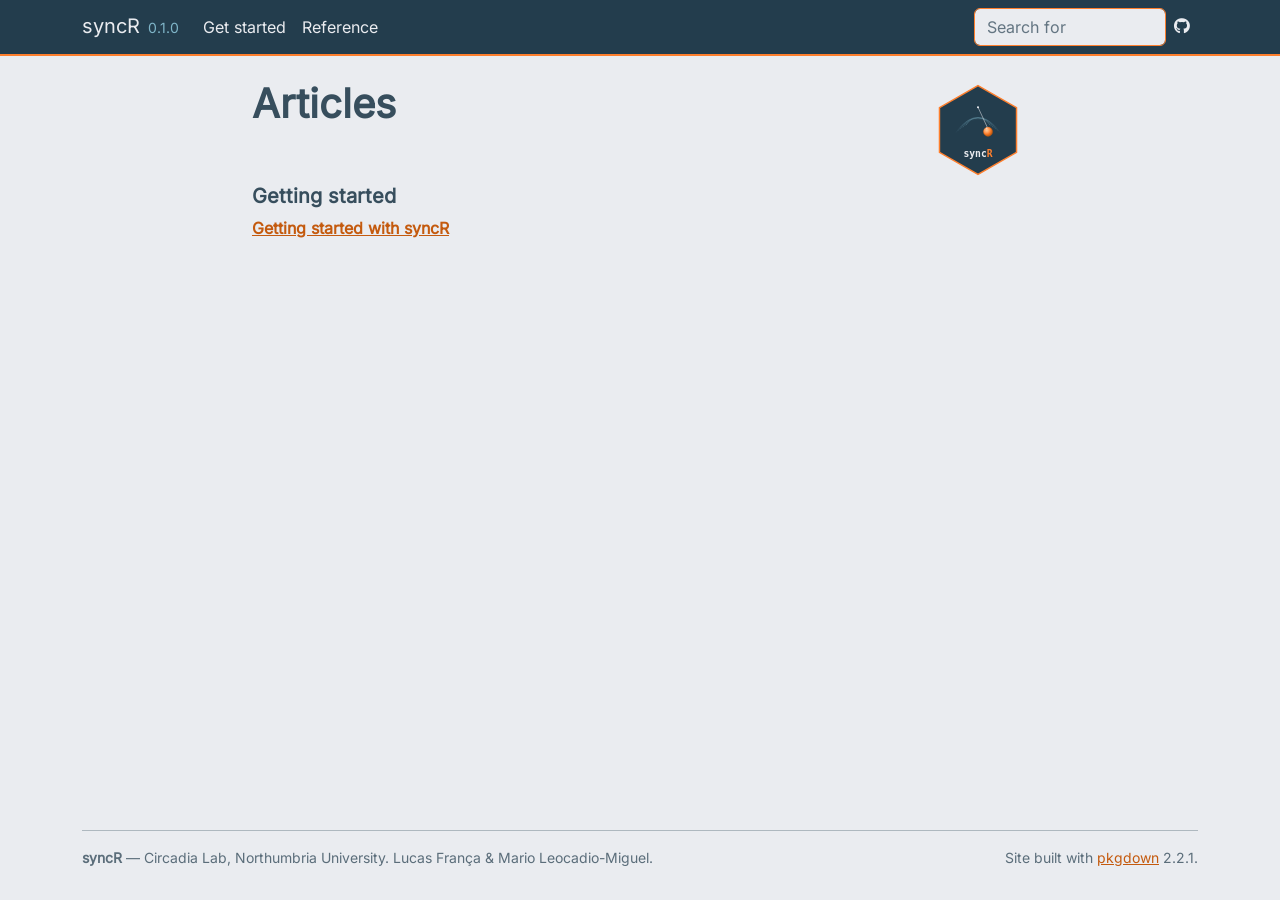
<file: articles/index.html>
<!DOCTYPE html>
<!-- Generated by pkgdown: do not edit by hand --><html lang="en"><head><meta http-equiv="Content-Type" content="text/html; charset=UTF-8"><meta charset="utf-8"><meta http-equiv="X-UA-Compatible" content="IE=edge"><meta name="viewport" content="width=device-width, initial-scale=1, shrink-to-fit=no"><title>Articles • syncR</title><!-- favicons --><link rel="icon" type="image/png" sizes="96x96" href="../favicon-96x96.png"><link rel="icon" type="”image/svg+xml”" href="../favicon.svg"><link rel="apple-touch-icon" sizes="180x180" href="../apple-touch-icon.png"><link rel="icon" sizes="any" href="../favicon.ico"><link rel="manifest" href="../site.webmanifest"><script src="../deps/jquery-3.6.0/jquery-3.6.0.min.js"></script><meta name="viewport" content="width=device-width, initial-scale=1, shrink-to-fit=no"><link href="../deps/bootstrap-5.3.8/bootstrap.min.css" rel="stylesheet"><script src="../deps/bootstrap-5.3.8/bootstrap.bundle.min.js"></script><link href="../deps/Inter-0.4.10/font.css" rel="stylesheet"><link href="../deps/Fira_Code-0.4.10/font.css" rel="stylesheet"><link href="../deps/font-awesome-6.5.2/css/all.min.css" rel="stylesheet"><link href="../deps/font-awesome-6.5.2/css/v4-shims.min.css" rel="stylesheet"><script src="../deps/headroom-0.11.0/headroom.min.js"></script><script src="../deps/headroom-0.11.0/jQuery.headroom.min.js"></script><script src="../deps/bootstrap-toc-1.0.1/bootstrap-toc.min.js"></script><script src="../deps/clipboard.js-2.0.11/clipboard.min.js"></script><script src="../deps/search-1.0.0/autocomplete.jquery.min.js"></script><script src="../deps/search-1.0.0/fuse.min.js"></script><script src="../deps/search-1.0.0/mark.min.js"></script><!-- pkgdown --><script src="../pkgdown.js"></script><meta property="og:title" content="Articles"><meta property="og:image" content="https://syncr.circadia-lab.uk/logo.svg"><meta property="og:image" content="https://syncr.circadia-lab.uk/logo.png"><meta property="og:image:width" content="1080"><meta property="og:image:height" content="1080"><meta property="og:image:type" content="image/png"><meta name="twitter:card" content="summary"><meta name="twitter:image" content="https://syncr.circadia-lab.uk/logo.png"><!-- Fathom - beautiful, simple website analytics --><script src="https://cdn.usefathom.com/script.js" data-site="NKUSHGRU" defer></script><!-- / Fathom --><link rel="mask-icon" href="/safari-pinned-tab.svg" color="#FE7F2D"><meta name="msapplication-TileColor" content="#233D4D"><meta name="theme-color" content="#233D4D"><style>
  /* ── Navbar ── */
  .navbar {
    background-color: #233D4D !important;
    border-bottom: 2px solid #FE7F2D;
  }
  .navbar .navbar-brand,
  .navbar-nav .nav-link,
  .navbar-nav .nav-link:hover,
  .navbar .navbar-toggler-icon,
  .navbar form .btn {
    color: #EAECF0 !important;
  }
  .navbar-nav .nav-link:hover { opacity: 0.8; }
  .navbar-nav .nav-link.active {
    color: #EAECF0 !important;
    border-bottom: 2px solid #FE7F2D;
  }

  /* ── Navbar logo size ── */
  .navbar-brand img { height: 40px; width: auto; }

  /* ── Remove border under page title ── */
  .page-header { border-bottom: none !important; }

  /* ── Sidebar TOC links ── */
  .sidebar .nav-link,
  .sidebar a,
  #toc a,
  #toc .nav-link {
    color: #233D4D !important;
  }
  .sidebar .nav-link:hover,
  .sidebar a:hover,
  #toc a:hover {
    color: #FE7F2D !important;
  }
  .sidebar .nav-link.active,
  #toc .nav-link.active {
    color: #FE7F2D !important;
    border-left: 2px solid #FE7F2D;
    font-weight: 600;
  }

  /* ── text-muted ── */
  .text-muted { color: #7FB5C8 !important; }

  /* ── Sidebar border ── */
  .sidebar { border-left: 3px solid #FE7F2D; padding-left: 1rem; }

  /* ── Reference index section headers ── */
  .reference-index h2 {
    color: #FE7F2D;
    font-size: 0.8rem;
    text-transform: uppercase;
    letter-spacing: 0.08em;
  }

  /* ── Inline code ── */
  code {
    color: #C45A0E;
    background: #F0E8DC;
    border-radius: 4px;
    padding: 0.1em 0.35em;
  }

  /* ── Links ── */
  a { color: #C45A0E; }
  a:hover { color: #FE7F2D; }

  /* ── Footer ── */
  .footer { background: #233D4D; color: #EAECF0; padding: 1.5rem 0; }
  .footer a { color: #FE7F2D; }

  /* ── Search ── */
  #search-input { border-color: #FE7F2D; }

  /* ── Buttons ── */
  .btn-primary {
    background-color: #FE7F2D !important;
    border-color: #FE7F2D !important;
    color: #233D4D !important;
  }
  .btn-primary:hover {
    background-color: #C45A0E !important;
    border-color: #C45A0E !important;
  }
</style></head><body>
    <a href="#main" class="visually-hidden-focusable">Skip to contents</a>


    <nav class="navbar navbar-expand-lg fixed-top bg-light" data-bs-theme="light" aria-label="Site navigation"><div class="container">

    <a class="navbar-brand me-2" href="../index.html">syncR</a>

    <small class="nav-text text-muted me-auto" data-bs-toggle="tooltip" data-bs-placement="bottom" title="">0.1.0</small>


    <button class="navbar-toggler" type="button" data-bs-toggle="collapse" data-bs-target="#navbar" aria-controls="navbar" aria-expanded="false" aria-label="Toggle navigation">
      <span class="navbar-toggler-icon"></span>
    </button>

    <div id="navbar" class="collapse navbar-collapse ms-3">
      <ul class="navbar-nav me-auto"><li class="nav-item"><a class="nav-link" href="../articles/syncR.html">Get started</a></li>
<li class="nav-item"><a class="nav-link" href="../reference/index.html">Reference</a></li>
      </ul><ul class="navbar-nav"><li class="nav-item"><form class="form-inline" role="search">
 <input class="form-control" type="search" name="search-input" id="search-input" autocomplete="off" aria-label="Search site" placeholder="Search for" data-search-index="../search.json"></form></li>
<li class="nav-item"><a class="external-link nav-link" href="https://github.com/circadia-bio/syncR" aria-label="GitHub"><span class="fa fab fa-github"></span></a></li>
      </ul></div>


  </div>
</nav><div class="container template-article-index">
<div class="row">
  <main id="main" class="col-md-9"><div class="page-header">
      <img src="../logo.svg" class="logo" alt=""><h1>Articles</h1>
    </div>

    <div class="section ">
      <h3>Getting started</h3>
      <div class="section-desc"></div>

      <dl><dt><a href="syncR.html">Getting started with syncR</a></dt>
        <dd>
      </dd></dl></div>
  </main></div>


    <footer><div class="pkgdown-footer-left">
  <p><strong>syncR</strong> — Circadia Lab, Northumbria University. Lucas França &amp; Mario Leocadio-Miguel.</p>
</div>

<div class="pkgdown-footer-right">
  <p>Site built with <a href="https://pkgdown.r-lib.org/" class="external-link">pkgdown</a> 2.2.1.</p>
</div>

    </footer></div>





  </body></html>
</file>
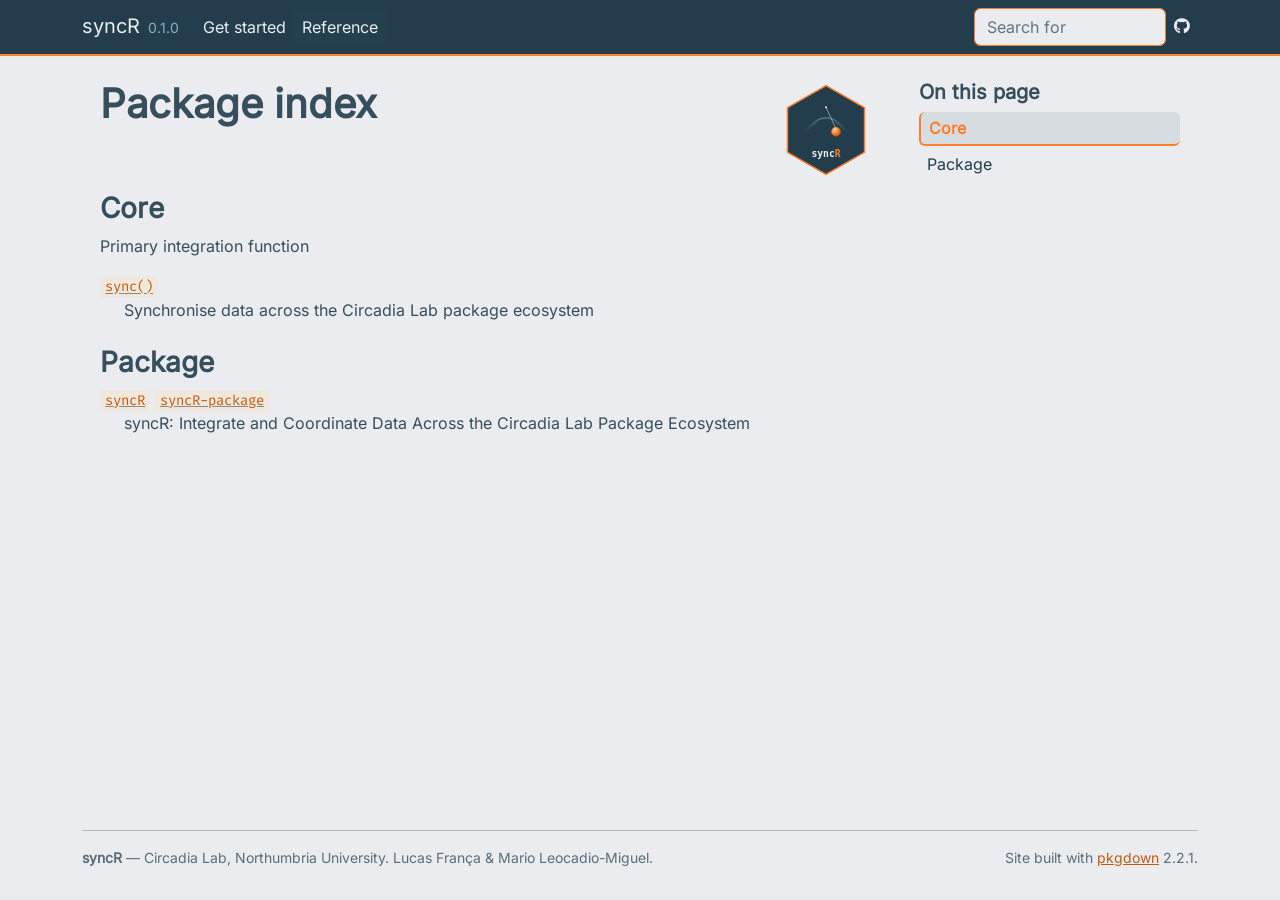
<file: reference/index.html>
<!DOCTYPE html>
<!-- Generated by pkgdown: do not edit by hand --><html lang="en"><head><meta http-equiv="Content-Type" content="text/html; charset=UTF-8"><meta charset="utf-8"><meta http-equiv="X-UA-Compatible" content="IE=edge"><meta name="viewport" content="width=device-width, initial-scale=1, shrink-to-fit=no"><title>Package index • syncR</title><!-- favicons --><link rel="icon" type="image/png" sizes="96x96" href="../favicon-96x96.png"><link rel="icon" type="”image/svg+xml”" href="../favicon.svg"><link rel="apple-touch-icon" sizes="180x180" href="../apple-touch-icon.png"><link rel="icon" sizes="any" href="../favicon.ico"><link rel="manifest" href="../site.webmanifest"><script src="../deps/jquery-3.6.0/jquery-3.6.0.min.js"></script><meta name="viewport" content="width=device-width, initial-scale=1, shrink-to-fit=no"><link href="../deps/bootstrap-5.3.8/bootstrap.min.css" rel="stylesheet"><script src="../deps/bootstrap-5.3.8/bootstrap.bundle.min.js"></script><link href="../deps/Inter-0.4.10/font.css" rel="stylesheet"><link href="../deps/Fira_Code-0.4.10/font.css" rel="stylesheet"><link href="../deps/font-awesome-6.5.2/css/all.min.css" rel="stylesheet"><link href="../deps/font-awesome-6.5.2/css/v4-shims.min.css" rel="stylesheet"><script src="../deps/headroom-0.11.0/headroom.min.js"></script><script src="../deps/headroom-0.11.0/jQuery.headroom.min.js"></script><script src="../deps/bootstrap-toc-1.0.1/bootstrap-toc.min.js"></script><script src="../deps/clipboard.js-2.0.11/clipboard.min.js"></script><script src="../deps/search-1.0.0/autocomplete.jquery.min.js"></script><script src="../deps/search-1.0.0/fuse.min.js"></script><script src="../deps/search-1.0.0/mark.min.js"></script><!-- pkgdown --><script src="../pkgdown.js"></script><meta property="og:title" content="Package index"><meta property="og:image" content="https://syncr.circadia-lab.uk/logo.svg"><meta property="og:image" content="https://syncr.circadia-lab.uk/logo.png"><meta property="og:image:width" content="1080"><meta property="og:image:height" content="1080"><meta property="og:image:type" content="image/png"><meta name="twitter:card" content="summary"><meta name="twitter:image" content="https://syncr.circadia-lab.uk/logo.png"><!-- Fathom - beautiful, simple website analytics --><script src="https://cdn.usefathom.com/script.js" data-site="NKUSHGRU" defer></script><!-- / Fathom --><link rel="mask-icon" href="/safari-pinned-tab.svg" color="#FE7F2D"><meta name="msapplication-TileColor" content="#233D4D"><meta name="theme-color" content="#233D4D"><style>
  /* ── Navbar ── */
  .navbar {
    background-color: #233D4D !important;
    border-bottom: 2px solid #FE7F2D;
  }
  .navbar .navbar-brand,
  .navbar-nav .nav-link,
  .navbar-nav .nav-link:hover,
  .navbar .navbar-toggler-icon,
  .navbar form .btn {
    color: #EAECF0 !important;
  }
  .navbar-nav .nav-link:hover { opacity: 0.8; }
  .navbar-nav .nav-link.active {
    color: #EAECF0 !important;
    border-bottom: 2px solid #FE7F2D;
  }

  /* ── Navbar logo size ── */
  .navbar-brand img { height: 40px; width: auto; }

  /* ── Remove border under page title ── */
  .page-header { border-bottom: none !important; }

  /* ── Sidebar TOC links ── */
  .sidebar .nav-link,
  .sidebar a,
  #toc a,
  #toc .nav-link {
    color: #233D4D !important;
  }
  .sidebar .nav-link:hover,
  .sidebar a:hover,
  #toc a:hover {
    color: #FE7F2D !important;
  }
  .sidebar .nav-link.active,
  #toc .nav-link.active {
    color: #FE7F2D !important;
    border-left: 2px solid #FE7F2D;
    font-weight: 600;
  }

  /* ── text-muted ── */
  .text-muted { color: #7FB5C8 !important; }

  /* ── Sidebar border ── */
  .sidebar { border-left: 3px solid #FE7F2D; padding-left: 1rem; }

  /* ── Reference index section headers ── */
  .reference-index h2 {
    color: #FE7F2D;
    font-size: 0.8rem;
    text-transform: uppercase;
    letter-spacing: 0.08em;
  }

  /* ── Inline code ── */
  code {
    color: #C45A0E;
    background: #F0E8DC;
    border-radius: 4px;
    padding: 0.1em 0.35em;
  }

  /* ── Links ── */
  a { color: #C45A0E; }
  a:hover { color: #FE7F2D; }

  /* ── Footer ── */
  .footer { background: #233D4D; color: #EAECF0; padding: 1.5rem 0; }
  .footer a { color: #FE7F2D; }

  /* ── Search ── */
  #search-input { border-color: #FE7F2D; }

  /* ── Buttons ── */
  .btn-primary {
    background-color: #FE7F2D !important;
    border-color: #FE7F2D !important;
    color: #233D4D !important;
  }
  .btn-primary:hover {
    background-color: #C45A0E !important;
    border-color: #C45A0E !important;
  }
</style></head><body>
    <a href="#main" class="visually-hidden-focusable">Skip to contents</a>


    <nav class="navbar navbar-expand-lg fixed-top bg-light" data-bs-theme="light" aria-label="Site navigation"><div class="container">

    <a class="navbar-brand me-2" href="../index.html">syncR</a>

    <small class="nav-text text-muted me-auto" data-bs-toggle="tooltip" data-bs-placement="bottom" title="">0.1.0</small>


    <button class="navbar-toggler" type="button" data-bs-toggle="collapse" data-bs-target="#navbar" aria-controls="navbar" aria-expanded="false" aria-label="Toggle navigation">
      <span class="navbar-toggler-icon"></span>
    </button>

    <div id="navbar" class="collapse navbar-collapse ms-3">
      <ul class="navbar-nav me-auto"><li class="nav-item"><a class="nav-link" href="../articles/syncR.html">Get started</a></li>
<li class="active nav-item"><a class="nav-link" href="../reference/index.html">Reference</a></li>
      </ul><ul class="navbar-nav"><li class="nav-item"><form class="form-inline" role="search">
 <input class="form-control" type="search" name="search-input" id="search-input" autocomplete="off" aria-label="Search site" placeholder="Search for" data-search-index="../search.json"></form></li>
<li class="nav-item"><a class="external-link nav-link" href="https://github.com/circadia-bio/syncR" aria-label="GitHub"><span class="fa fab fa-github"></span></a></li>
      </ul></div>


  </div>
</nav><div class="container template-reference-index">
<div class="row">
  <main id="main" class="col-md-9"><div class="page-header">
      <img src="../logo.svg" class="logo" alt=""><h1>Package index</h1>
    </div>

    <div class="section level2">
      <h2 id="core">Core<a class="anchor" aria-label="anchor" href="#core"></a></h2>

      <div class="section-desc"><p>Primary integration function</p></div>

      <dl></dl></div><div class="section level2">




      <dl><dt>

          <code><a href="sync.html">sync()</a></code>

        </dt>
        <dd>Synchronise data across the Circadia Lab package ecosystem</dd>
      </dl></div><div class="section level2">
      <h2 id="package">Package<a class="anchor" aria-label="anchor" href="#package"></a></h2>



      <dl></dl></div><div class="section level2">




      <dl><dt>

          <code><a href="syncR-package.html">syncR</a></code> <code><a href="syncR-package.html">syncR-package</a></code>

        </dt>
        <dd>syncR: Integrate and Coordinate Data Across the Circadia Lab Package Ecosystem</dd>
      </dl></div>
  </main><aside class="col-md-3"><nav id="toc" aria-label="Table of contents"><h2>On this page</h2>
    </nav></aside></div>


    <footer><div class="pkgdown-footer-left">
  <p><strong>syncR</strong> — Circadia Lab, Northumbria University. Lucas França &amp; Mario Leocadio-Miguel.</p>
</div>

<div class="pkgdown-footer-right">
  <p>Site built with <a href="https://pkgdown.r-lib.org/" class="external-link">pkgdown</a> 2.2.1.</p>
</div>

    </footer></div>





  </body></html>
</file>
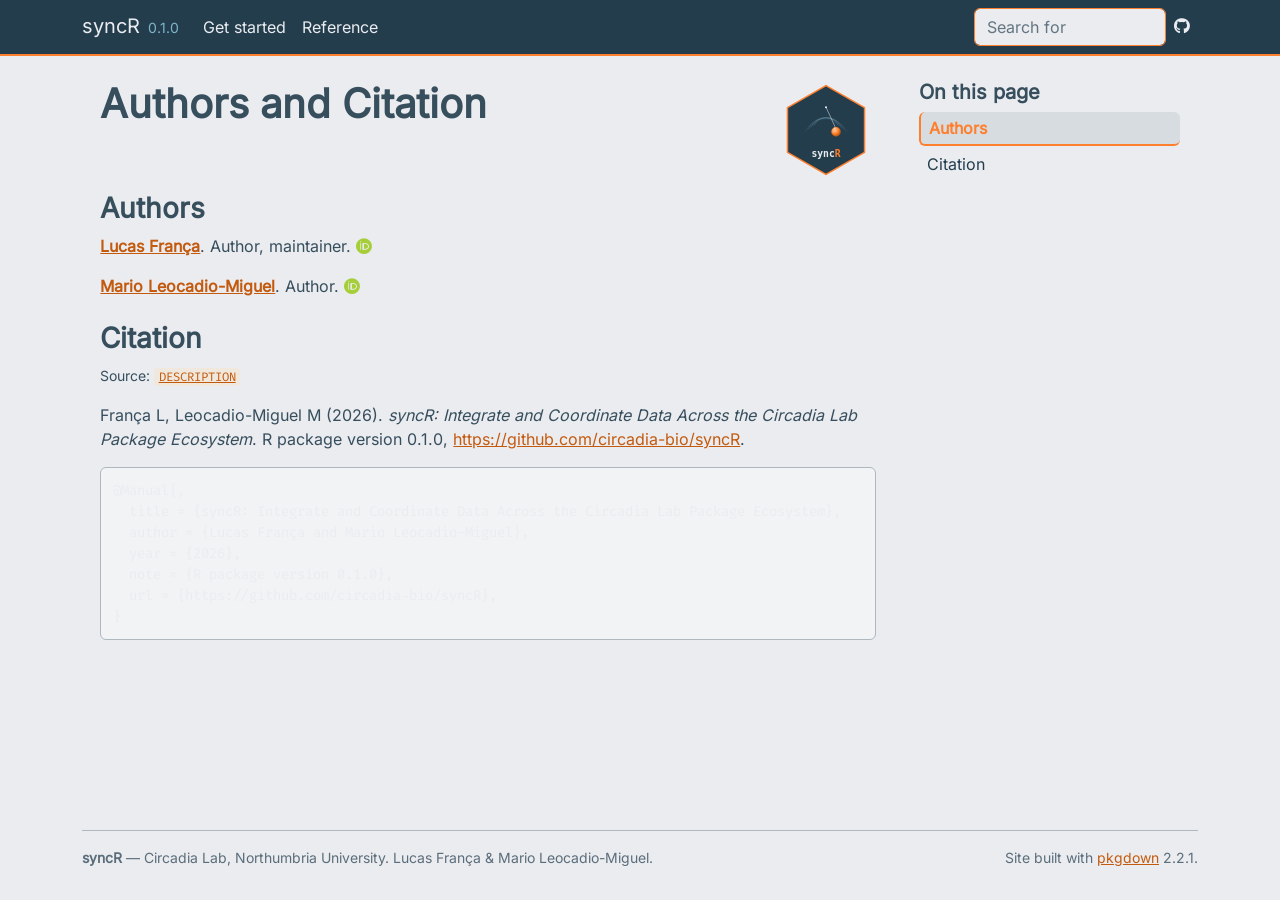
<file: authors.html>
<!DOCTYPE html>
<!-- Generated by pkgdown: do not edit by hand --><html lang="en"><head><meta http-equiv="Content-Type" content="text/html; charset=UTF-8"><meta charset="utf-8"><meta http-equiv="X-UA-Compatible" content="IE=edge"><meta name="viewport" content="width=device-width, initial-scale=1, shrink-to-fit=no"><title>Authors and Citation • syncR</title><!-- favicons --><link rel="icon" type="image/png" sizes="96x96" href="favicon-96x96.png"><link rel="icon" type="”image/svg+xml”" href="favicon.svg"><link rel="apple-touch-icon" sizes="180x180" href="apple-touch-icon.png"><link rel="icon" sizes="any" href="favicon.ico"><link rel="manifest" href="site.webmanifest"><script src="deps/jquery-3.6.0/jquery-3.6.0.min.js"></script><meta name="viewport" content="width=device-width, initial-scale=1, shrink-to-fit=no"><link href="deps/bootstrap-5.3.8/bootstrap.min.css" rel="stylesheet"><script src="deps/bootstrap-5.3.8/bootstrap.bundle.min.js"></script><link href="deps/Inter-0.4.10/font.css" rel="stylesheet"><link href="deps/Fira_Code-0.4.10/font.css" rel="stylesheet"><link href="deps/font-awesome-6.5.2/css/all.min.css" rel="stylesheet"><link href="deps/font-awesome-6.5.2/css/v4-shims.min.css" rel="stylesheet"><script src="deps/headroom-0.11.0/headroom.min.js"></script><script src="deps/headroom-0.11.0/jQuery.headroom.min.js"></script><script src="deps/bootstrap-toc-1.0.1/bootstrap-toc.min.js"></script><script src="deps/clipboard.js-2.0.11/clipboard.min.js"></script><script src="deps/search-1.0.0/autocomplete.jquery.min.js"></script><script src="deps/search-1.0.0/fuse.min.js"></script><script src="deps/search-1.0.0/mark.min.js"></script><!-- pkgdown --><script src="pkgdown.js"></script><meta property="og:title" content="Authors and Citation"><meta property="og:image" content="https://syncr.circadia-lab.uk/logo.svg"><meta property="og:image" content="https://syncr.circadia-lab.uk/logo.png"><meta property="og:image:width" content="1080"><meta property="og:image:height" content="1080"><meta property="og:image:type" content="image/png"><meta name="twitter:card" content="summary"><meta name="twitter:image" content="https://syncr.circadia-lab.uk/logo.png"><!-- Fathom - beautiful, simple website analytics --><script src="https://cdn.usefathom.com/script.js" data-site="NKUSHGRU" defer></script><!-- / Fathom --><link rel="mask-icon" href="/safari-pinned-tab.svg" color="#FE7F2D"><meta name="msapplication-TileColor" content="#233D4D"><meta name="theme-color" content="#233D4D"><style>
  /* ── Navbar ── */
  .navbar {
    background-color: #233D4D !important;
    border-bottom: 2px solid #FE7F2D;
  }
  .navbar .navbar-brand,
  .navbar-nav .nav-link,
  .navbar-nav .nav-link:hover,
  .navbar .navbar-toggler-icon,
  .navbar form .btn {
    color: #EAECF0 !important;
  }
  .navbar-nav .nav-link:hover { opacity: 0.8; }
  .navbar-nav .nav-link.active {
    color: #EAECF0 !important;
    border-bottom: 2px solid #FE7F2D;
  }

  /* ── Navbar logo size ── */
  .navbar-brand img { height: 40px; width: auto; }

  /* ── Remove border under page title ── */
  .page-header { border-bottom: none !important; }

  /* ── Sidebar TOC links ── */
  .sidebar .nav-link,
  .sidebar a,
  #toc a,
  #toc .nav-link {
    color: #233D4D !important;
  }
  .sidebar .nav-link:hover,
  .sidebar a:hover,
  #toc a:hover {
    color: #FE7F2D !important;
  }
  .sidebar .nav-link.active,
  #toc .nav-link.active {
    color: #FE7F2D !important;
    border-left: 2px solid #FE7F2D;
    font-weight: 600;
  }

  /* ── text-muted ── */
  .text-muted { color: #7FB5C8 !important; }

  /* ── Sidebar border ── */
  .sidebar { border-left: 3px solid #FE7F2D; padding-left: 1rem; }

  /* ── Reference index section headers ── */
  .reference-index h2 {
    color: #FE7F2D;
    font-size: 0.8rem;
    text-transform: uppercase;
    letter-spacing: 0.08em;
  }

  /* ── Inline code ── */
  code {
    color: #C45A0E;
    background: #F0E8DC;
    border-radius: 4px;
    padding: 0.1em 0.35em;
  }

  /* ── Links ── */
  a { color: #C45A0E; }
  a:hover { color: #FE7F2D; }

  /* ── Footer ── */
  .footer { background: #233D4D; color: #EAECF0; padding: 1.5rem 0; }
  .footer a { color: #FE7F2D; }

  /* ── Search ── */
  #search-input { border-color: #FE7F2D; }

  /* ── Buttons ── */
  .btn-primary {
    background-color: #FE7F2D !important;
    border-color: #FE7F2D !important;
    color: #233D4D !important;
  }
  .btn-primary:hover {
    background-color: #C45A0E !important;
    border-color: #C45A0E !important;
  }
</style></head><body>
    <a href="#main" class="visually-hidden-focusable">Skip to contents</a>


    <nav class="navbar navbar-expand-lg fixed-top bg-light" data-bs-theme="light" aria-label="Site navigation"><div class="container">

    <a class="navbar-brand me-2" href="index.html">syncR</a>

    <small class="nav-text text-muted me-auto" data-bs-toggle="tooltip" data-bs-placement="bottom" title="">0.1.0</small>


    <button class="navbar-toggler" type="button" data-bs-toggle="collapse" data-bs-target="#navbar" aria-controls="navbar" aria-expanded="false" aria-label="Toggle navigation">
      <span class="navbar-toggler-icon"></span>
    </button>

    <div id="navbar" class="collapse navbar-collapse ms-3">
      <ul class="navbar-nav me-auto"><li class="nav-item"><a class="nav-link" href="articles/syncR.html">Get started</a></li>
<li class="nav-item"><a class="nav-link" href="reference/index.html">Reference</a></li>
      </ul><ul class="navbar-nav"><li class="nav-item"><form class="form-inline" role="search">
 <input class="form-control" type="search" name="search-input" id="search-input" autocomplete="off" aria-label="Search site" placeholder="Search for" data-search-index="search.json"></form></li>
<li class="nav-item"><a class="external-link nav-link" href="https://github.com/circadia-bio/syncR" aria-label="GitHub"><span class="fa fab fa-github"></span></a></li>
      </ul></div>


  </div>
</nav><div class="container template-citation-authors">
<div class="row">
  <main id="main" class="col-md-9"><div class="page-header">
      <img src="logo.svg" class="logo" alt=""><h1>Authors and Citation</h1>
    </div>

    <div class="section level2">
      <h2>Authors</h2>

      <ul class="list-unstyled"><li>
          <p><strong><a href="https://orcid.org/0000-0003-0853-1319" class="external-link">Lucas França</a></strong>. Author, maintainer. <a href="https://orcid.org/0000-0003-0853-1319" target="orcid.widget" aria-label="ORCID" class="external-link"><span class="fab fa-orcid orcid" aria-hidden="true"></span></a>
          </p>
        </li>
        <li>
          <p><strong><a href="https://orcid.org/0000-0002-7248-3529" class="external-link">Mario Leocadio-Miguel</a></strong>. Author. <a href="https://orcid.org/0000-0002-7248-3529" target="orcid.widget" aria-label="ORCID" class="external-link"><span class="fab fa-orcid orcid" aria-hidden="true"></span></a>
          </p>
        </li>
      </ul></div>

    <div class="section level2">
      <h2 id="citation">Citation</h2>
      <p><small class="dont-index">Source: <a href="https://github.com/circadia-bio/syncR/blob/main/DESCRIPTION" class="external-link"><code>DESCRIPTION</code></a></small></p>

      <p>França L, Leocadio-Miguel M (2026).
<em>syncR: Integrate and Coordinate Data Across the Circadia Lab Package Ecosystem</em>.
R package version 0.1.0, <a href="https://github.com/circadia-bio/syncR" class="external-link">https://github.com/circadia-bio/syncR</a>.
</p>
      <pre>@Manual{,
  title = {syncR: Integrate and Coordinate Data Across the Circadia Lab Package Ecosystem},
  author = {Lucas França and Mario Leocadio-Miguel},
  year = {2026},
  note = {R package version 0.1.0},
  url = {https://github.com/circadia-bio/syncR},
}</pre>
    </div>

  </main><aside class="col-md-3"><nav id="toc" aria-label="Table of contents"><h2>On this page</h2>
    </nav></aside></div>


    <footer><div class="pkgdown-footer-left">
  <p><strong>syncR</strong> — Circadia Lab, Northumbria University. Lucas França &amp; Mario Leocadio-Miguel.</p>
</div>

<div class="pkgdown-footer-right">
  <p>Site built with <a href="https://pkgdown.r-lib.org/" class="external-link">pkgdown</a> 2.2.1.</p>
</div>

    </footer></div>





  </body></html>
</file>
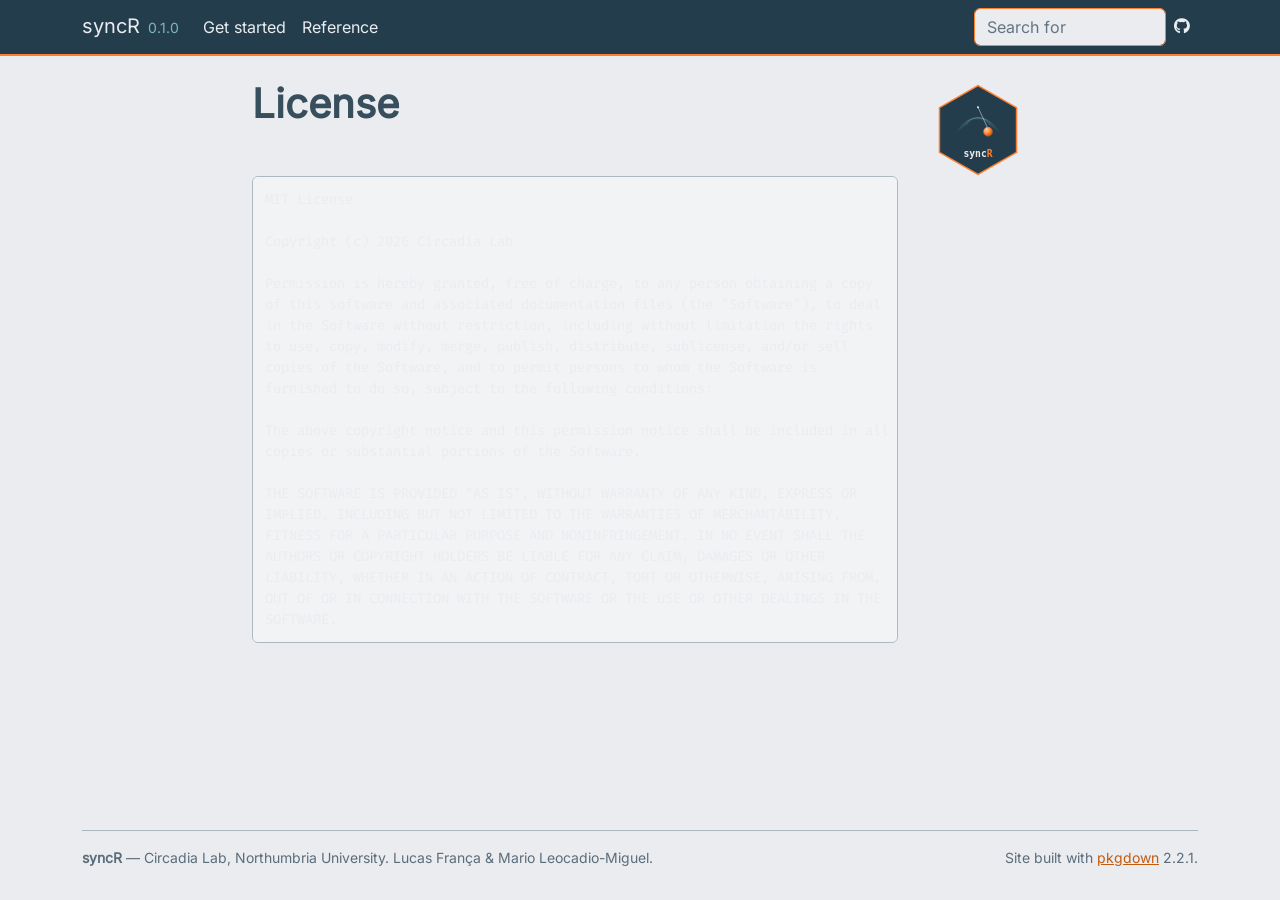
<file: LICENSE-text.html>
<!DOCTYPE html>
<!-- Generated by pkgdown: do not edit by hand --><html lang="en"><head><meta http-equiv="Content-Type" content="text/html; charset=UTF-8"><meta charset="utf-8"><meta http-equiv="X-UA-Compatible" content="IE=edge"><meta name="viewport" content="width=device-width, initial-scale=1, shrink-to-fit=no"><title>License • syncR</title><!-- favicons --><link rel="icon" type="image/png" sizes="96x96" href="favicon-96x96.png"><link rel="icon" type="”image/svg+xml”" href="favicon.svg"><link rel="apple-touch-icon" sizes="180x180" href="apple-touch-icon.png"><link rel="icon" sizes="any" href="favicon.ico"><link rel="manifest" href="site.webmanifest"><script src="deps/jquery-3.6.0/jquery-3.6.0.min.js"></script><meta name="viewport" content="width=device-width, initial-scale=1, shrink-to-fit=no"><link href="deps/bootstrap-5.3.8/bootstrap.min.css" rel="stylesheet"><script src="deps/bootstrap-5.3.8/bootstrap.bundle.min.js"></script><link href="deps/Inter-0.4.10/font.css" rel="stylesheet"><link href="deps/Fira_Code-0.4.10/font.css" rel="stylesheet"><link href="deps/font-awesome-6.5.2/css/all.min.css" rel="stylesheet"><link href="deps/font-awesome-6.5.2/css/v4-shims.min.css" rel="stylesheet"><script src="deps/headroom-0.11.0/headroom.min.js"></script><script src="deps/headroom-0.11.0/jQuery.headroom.min.js"></script><script src="deps/bootstrap-toc-1.0.1/bootstrap-toc.min.js"></script><script src="deps/clipboard.js-2.0.11/clipboard.min.js"></script><script src="deps/search-1.0.0/autocomplete.jquery.min.js"></script><script src="deps/search-1.0.0/fuse.min.js"></script><script src="deps/search-1.0.0/mark.min.js"></script><!-- pkgdown --><script src="pkgdown.js"></script><meta property="og:title" content="License"><meta property="og:image" content="https://syncr.circadia-lab.uk/logo.svg"><meta property="og:image" content="https://syncr.circadia-lab.uk/logo.png"><meta property="og:image:width" content="1080"><meta property="og:image:height" content="1080"><meta property="og:image:type" content="image/png"><meta name="twitter:card" content="summary"><meta name="twitter:image" content="https://syncr.circadia-lab.uk/logo.png"><!-- Fathom - beautiful, simple website analytics --><script src="https://cdn.usefathom.com/script.js" data-site="NKUSHGRU" defer></script><!-- / Fathom --><link rel="mask-icon" href="/safari-pinned-tab.svg" color="#FE7F2D"><meta name="msapplication-TileColor" content="#233D4D"><meta name="theme-color" content="#233D4D"><style>
  /* ── Navbar ── */
  .navbar {
    background-color: #233D4D !important;
    border-bottom: 2px solid #FE7F2D;
  }
  .navbar .navbar-brand,
  .navbar-nav .nav-link,
  .navbar-nav .nav-link:hover,
  .navbar .navbar-toggler-icon,
  .navbar form .btn {
    color: #EAECF0 !important;
  }
  .navbar-nav .nav-link:hover { opacity: 0.8; }
  .navbar-nav .nav-link.active {
    color: #EAECF0 !important;
    border-bottom: 2px solid #FE7F2D;
  }

  /* ── Navbar logo size ── */
  .navbar-brand img { height: 40px; width: auto; }

  /* ── Remove border under page title ── */
  .page-header { border-bottom: none !important; }

  /* ── Sidebar TOC links ── */
  .sidebar .nav-link,
  .sidebar a,
  #toc a,
  #toc .nav-link {
    color: #233D4D !important;
  }
  .sidebar .nav-link:hover,
  .sidebar a:hover,
  #toc a:hover {
    color: #FE7F2D !important;
  }
  .sidebar .nav-link.active,
  #toc .nav-link.active {
    color: #FE7F2D !important;
    border-left: 2px solid #FE7F2D;
    font-weight: 600;
  }

  /* ── text-muted ── */
  .text-muted { color: #7FB5C8 !important; }

  /* ── Sidebar border ── */
  .sidebar { border-left: 3px solid #FE7F2D; padding-left: 1rem; }

  /* ── Reference index section headers ── */
  .reference-index h2 {
    color: #FE7F2D;
    font-size: 0.8rem;
    text-transform: uppercase;
    letter-spacing: 0.08em;
  }

  /* ── Inline code ── */
  code {
    color: #C45A0E;
    background: #F0E8DC;
    border-radius: 4px;
    padding: 0.1em 0.35em;
  }

  /* ── Links ── */
  a { color: #C45A0E; }
  a:hover { color: #FE7F2D; }

  /* ── Footer ── */
  .footer { background: #233D4D; color: #EAECF0; padding: 1.5rem 0; }
  .footer a { color: #FE7F2D; }

  /* ── Search ── */
  #search-input { border-color: #FE7F2D; }

  /* ── Buttons ── */
  .btn-primary {
    background-color: #FE7F2D !important;
    border-color: #FE7F2D !important;
    color: #233D4D !important;
  }
  .btn-primary:hover {
    background-color: #C45A0E !important;
    border-color: #C45A0E !important;
  }
</style></head><body>
    <a href="#main" class="visually-hidden-focusable">Skip to contents</a>


    <nav class="navbar navbar-expand-lg fixed-top bg-light" data-bs-theme="light" aria-label="Site navigation"><div class="container">

    <a class="navbar-brand me-2" href="index.html">syncR</a>

    <small class="nav-text text-muted me-auto" data-bs-toggle="tooltip" data-bs-placement="bottom" title="">0.1.0</small>


    <button class="navbar-toggler" type="button" data-bs-toggle="collapse" data-bs-target="#navbar" aria-controls="navbar" aria-expanded="false" aria-label="Toggle navigation">
      <span class="navbar-toggler-icon"></span>
    </button>

    <div id="navbar" class="collapse navbar-collapse ms-3">
      <ul class="navbar-nav me-auto"><li class="nav-item"><a class="nav-link" href="articles/syncR.html">Get started</a></li>
<li class="nav-item"><a class="nav-link" href="reference/index.html">Reference</a></li>
      </ul><ul class="navbar-nav"><li class="nav-item"><form class="form-inline" role="search">
 <input class="form-control" type="search" name="search-input" id="search-input" autocomplete="off" aria-label="Search site" placeholder="Search for" data-search-index="search.json"></form></li>
<li class="nav-item"><a class="external-link nav-link" href="https://github.com/circadia-bio/syncR" aria-label="GitHub"><span class="fa fab fa-github"></span></a></li>
      </ul></div>


  </div>
</nav><div class="container template-title-body">
<div class="row">
  <main id="main" class="col-md-9"><div class="page-header">
      <img src="logo.svg" class="logo" alt=""><h1>License</h1>

    </div>

<pre>MIT License

Copyright (c) 2026 Circadia Lab

Permission is hereby granted, free of charge, to any person obtaining a copy
of this software and associated documentation files (the "Software"), to deal
in the Software without restriction, including without limitation the rights
to use, copy, modify, merge, publish, distribute, sublicense, and/or sell
copies of the Software, and to permit persons to whom the Software is
furnished to do so, subject to the following conditions:

The above copyright notice and this permission notice shall be included in all
copies or substantial portions of the Software.

THE SOFTWARE IS PROVIDED "AS IS", WITHOUT WARRANTY OF ANY KIND, EXPRESS OR
IMPLIED, INCLUDING BUT NOT LIMITED TO THE WARRANTIES OF MERCHANTABILITY,
FITNESS FOR A PARTICULAR PURPOSE AND NONINFRINGEMENT. IN NO EVENT SHALL THE
AUTHORS OR COPYRIGHT HOLDERS BE LIABLE FOR ANY CLAIM, DAMAGES OR OTHER
LIABILITY, WHETHER IN AN ACTION OF CONTRACT, TORT OR OTHERWISE, ARISING FROM,
OUT OF OR IN CONNECTION WITH THE SOFTWARE OR THE USE OR OTHER DEALINGS IN THE
SOFTWARE.
</pre>

  </main></div>


    <footer><div class="pkgdown-footer-left">
  <p><strong>syncR</strong> — Circadia Lab, Northumbria University. Lucas França &amp; Mario Leocadio-Miguel.</p>
</div>

<div class="pkgdown-footer-right">
  <p>Site built with <a href="https://pkgdown.r-lib.org/" class="external-link">pkgdown</a> 2.2.1.</p>
</div>

    </footer></div>





  </body></html>
</file>
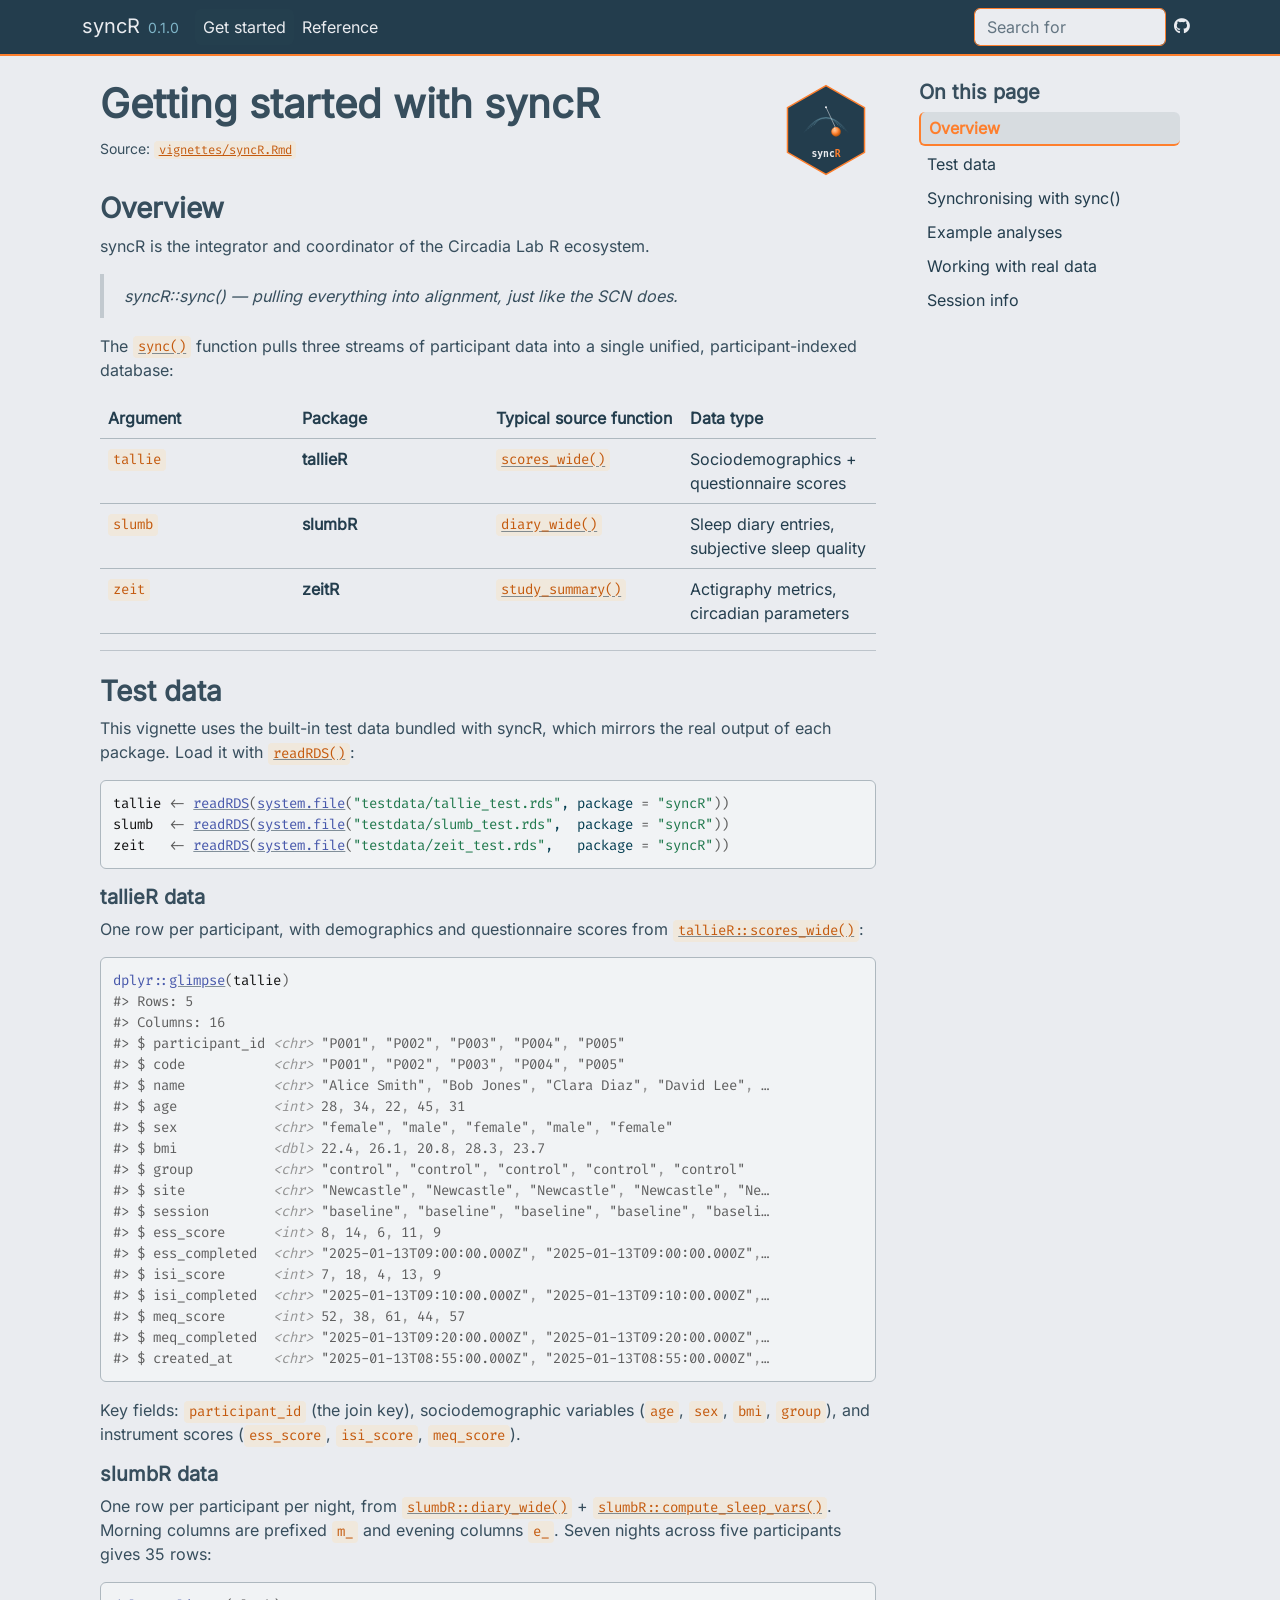
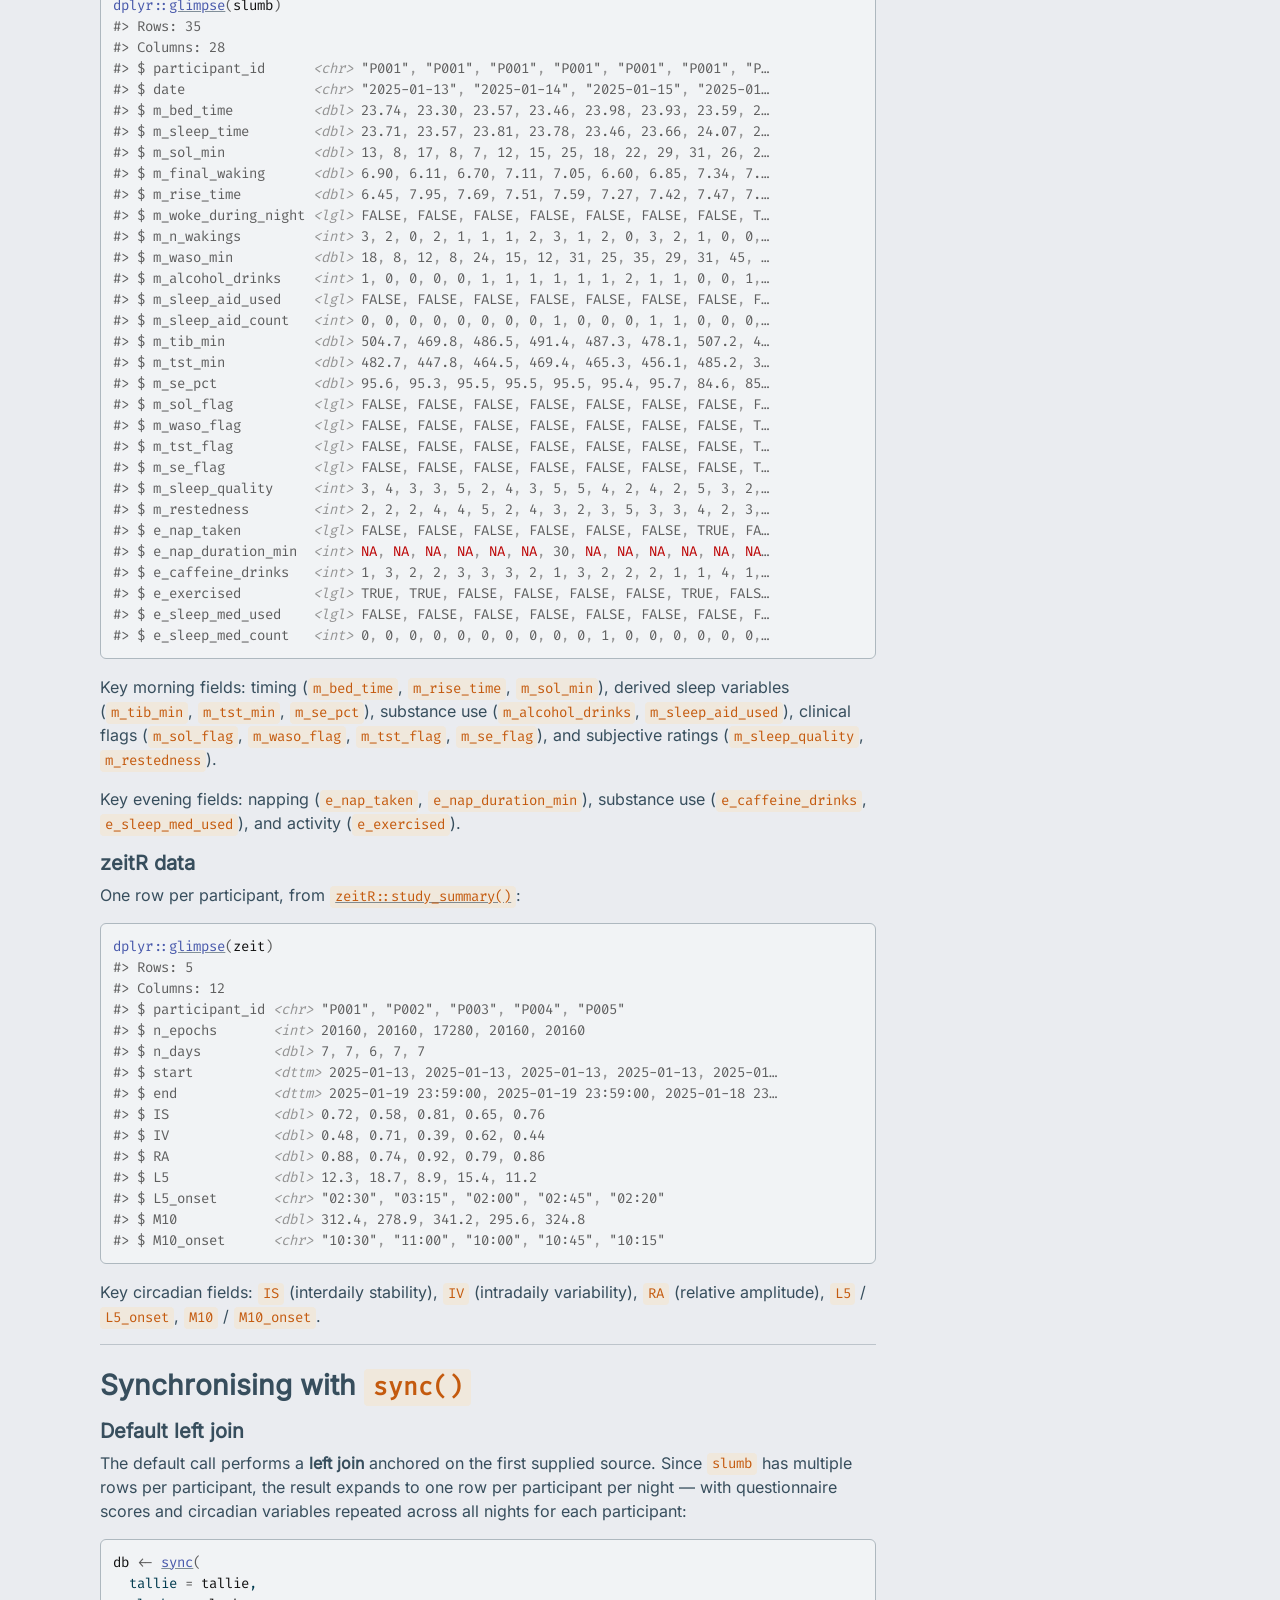
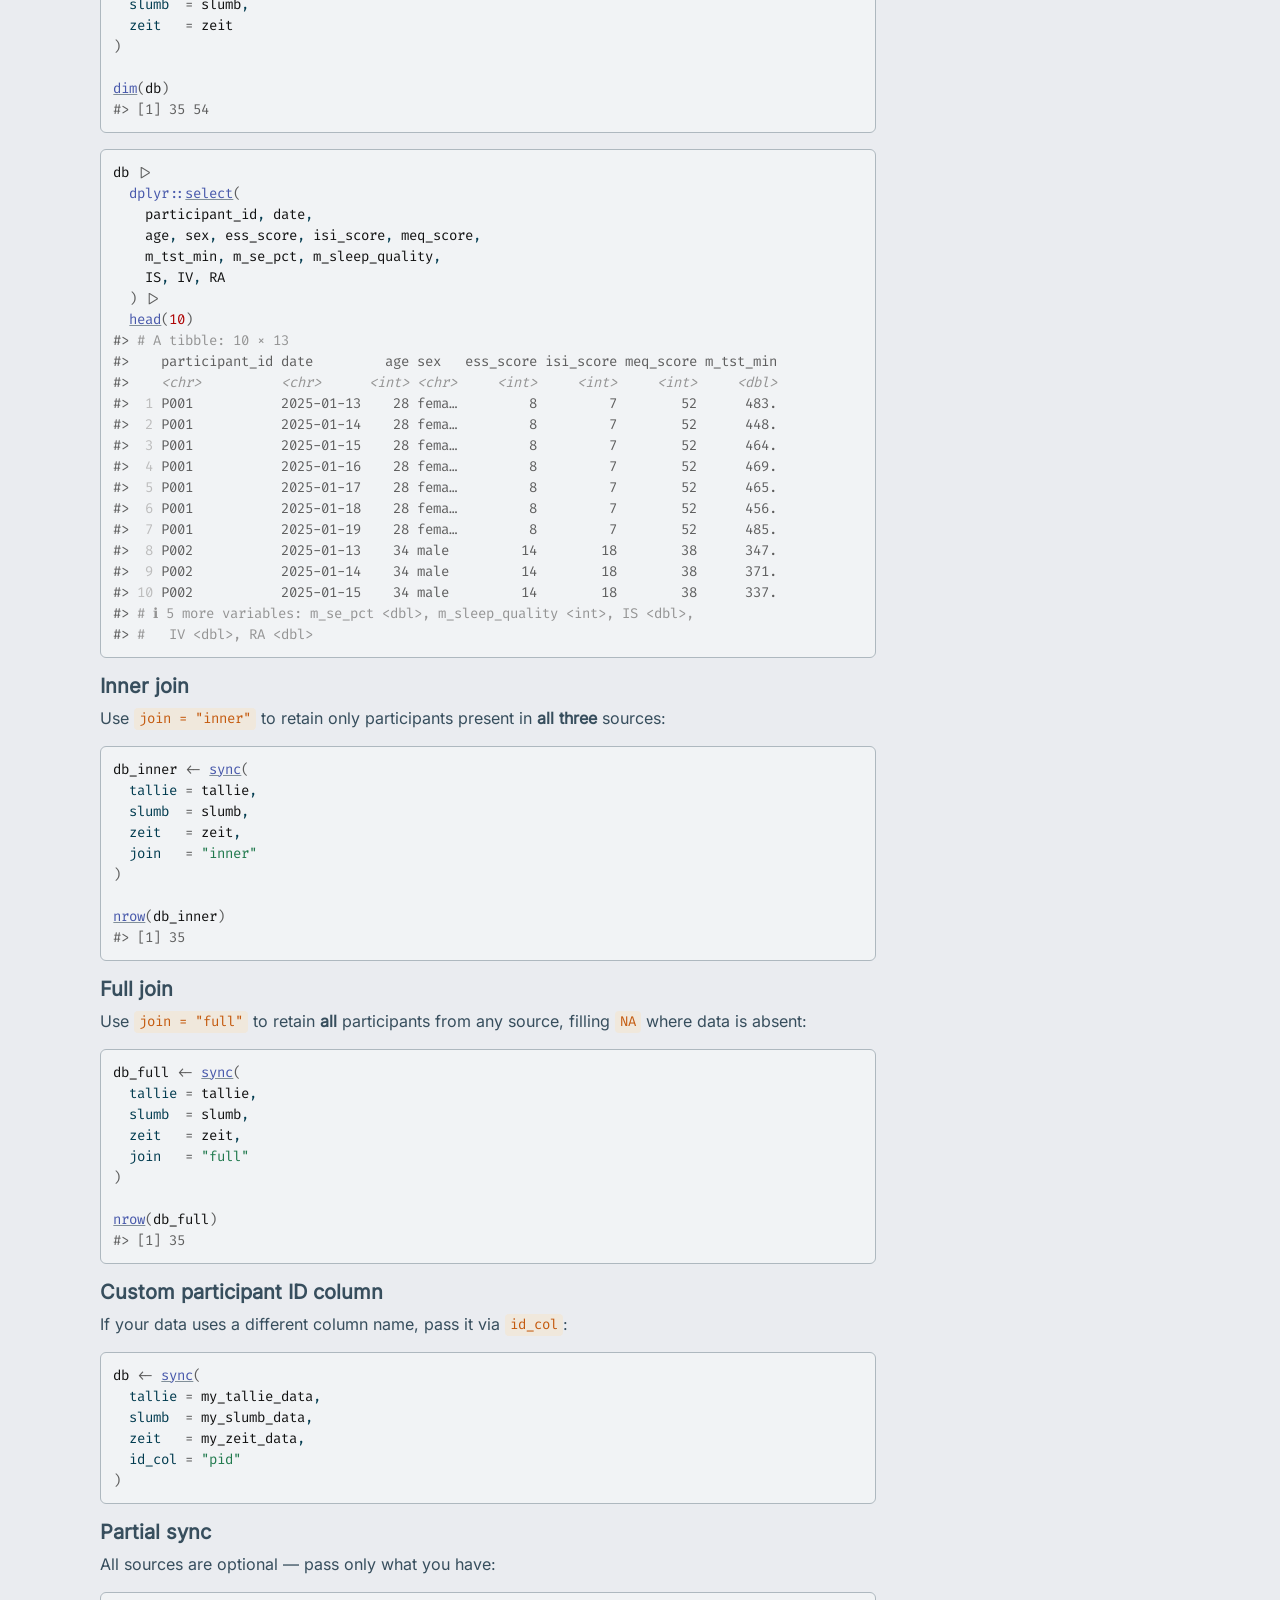
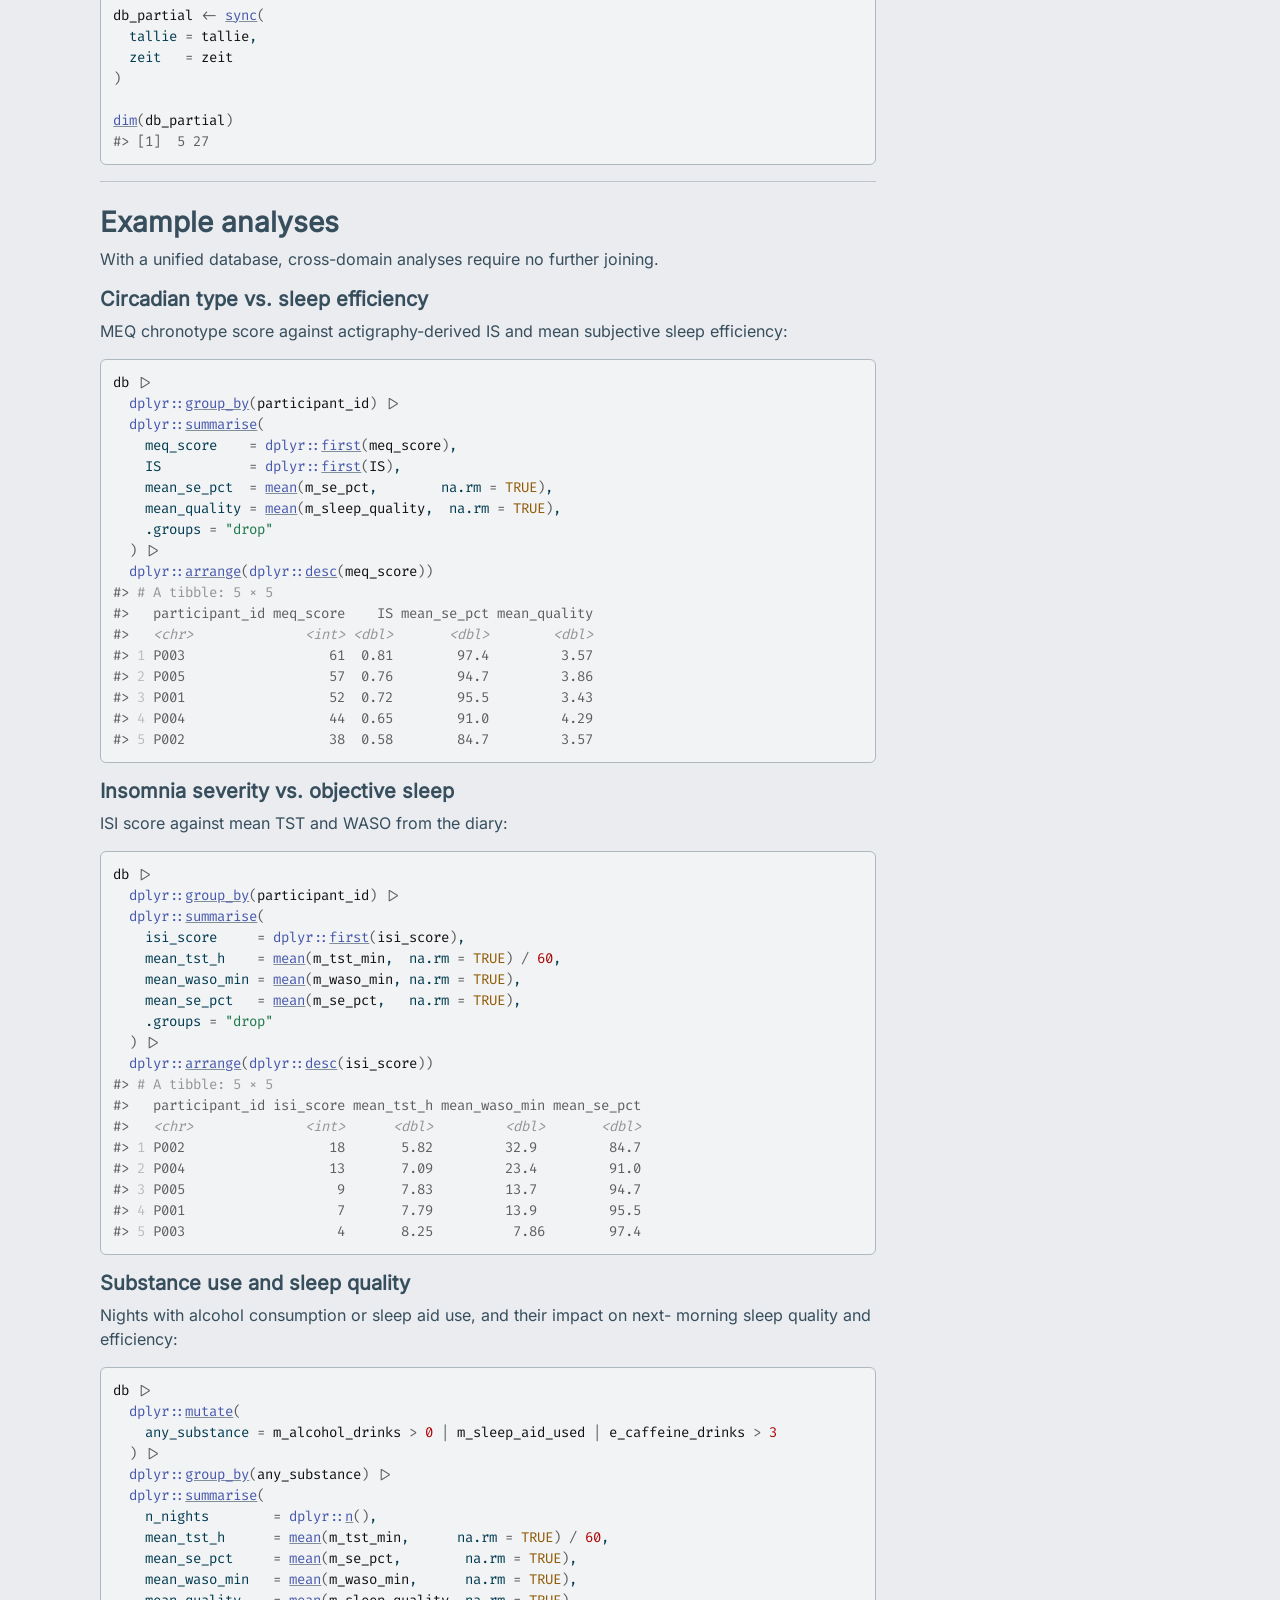
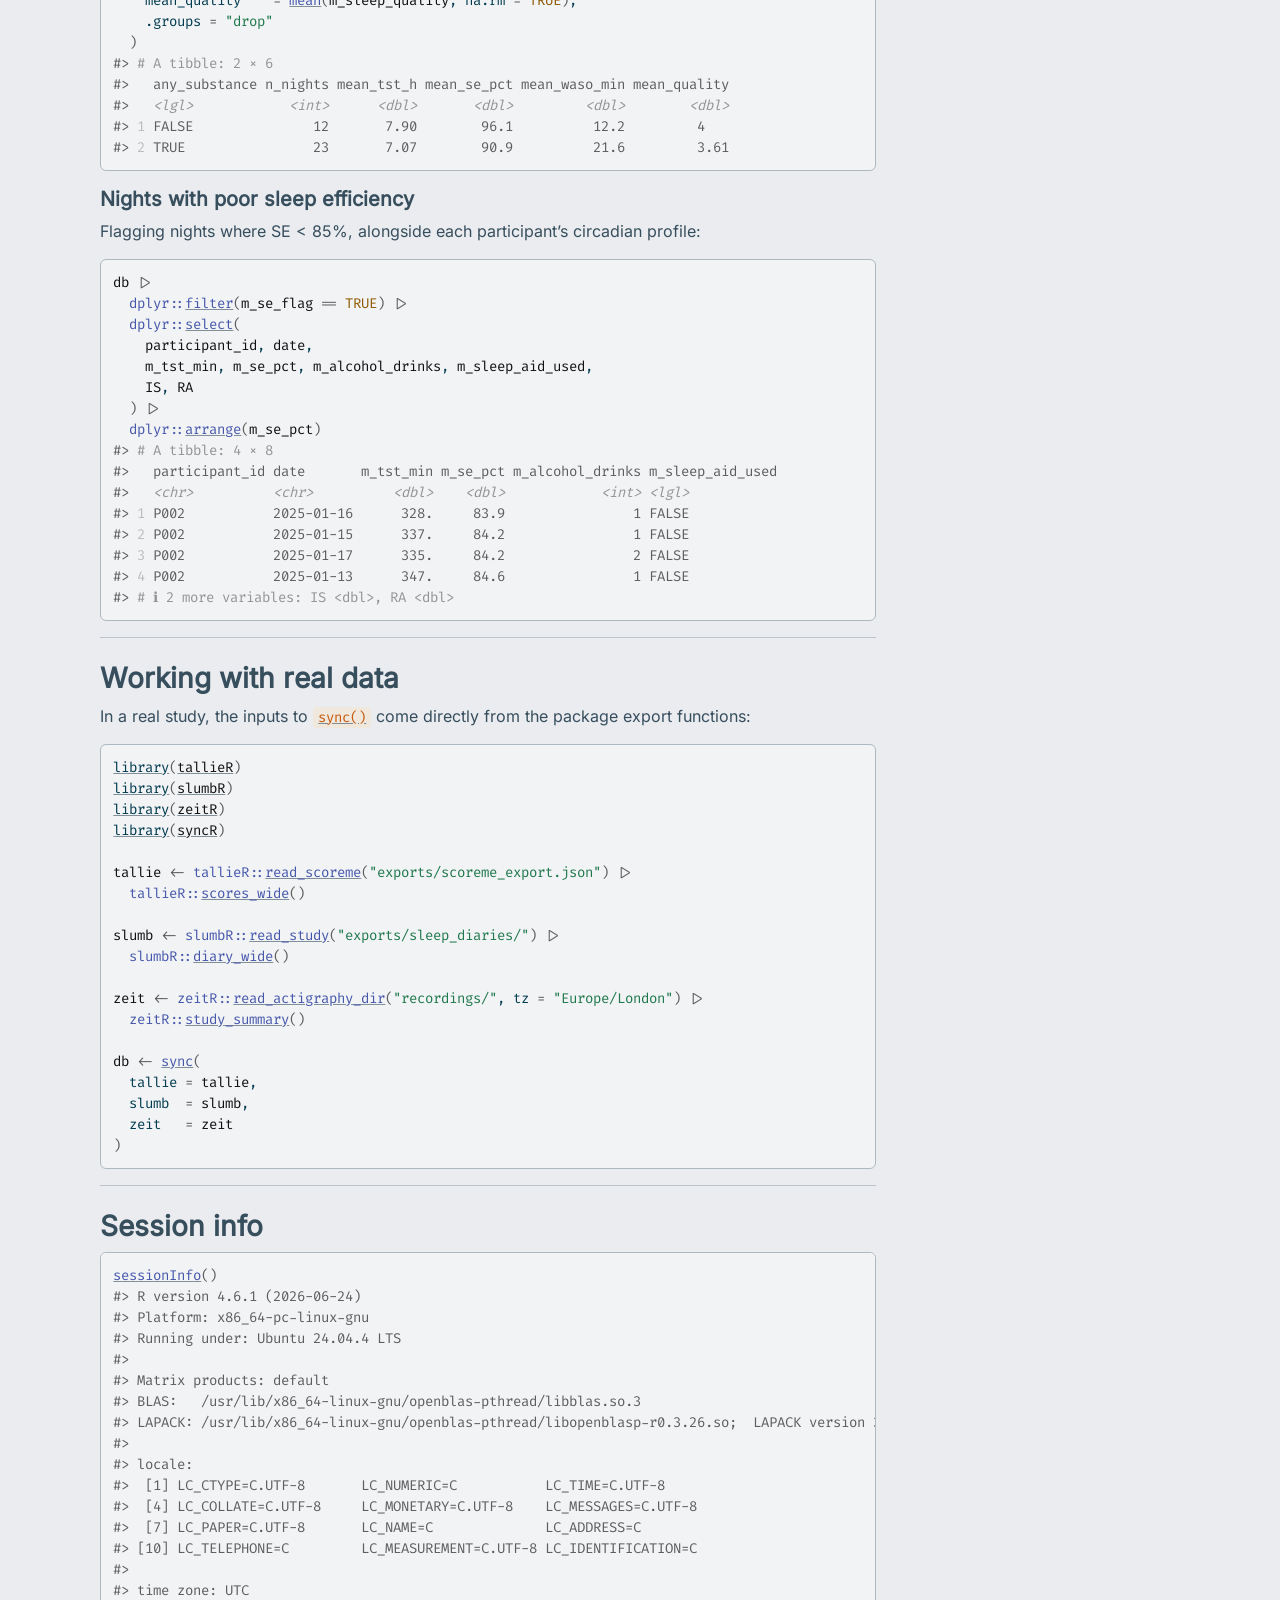
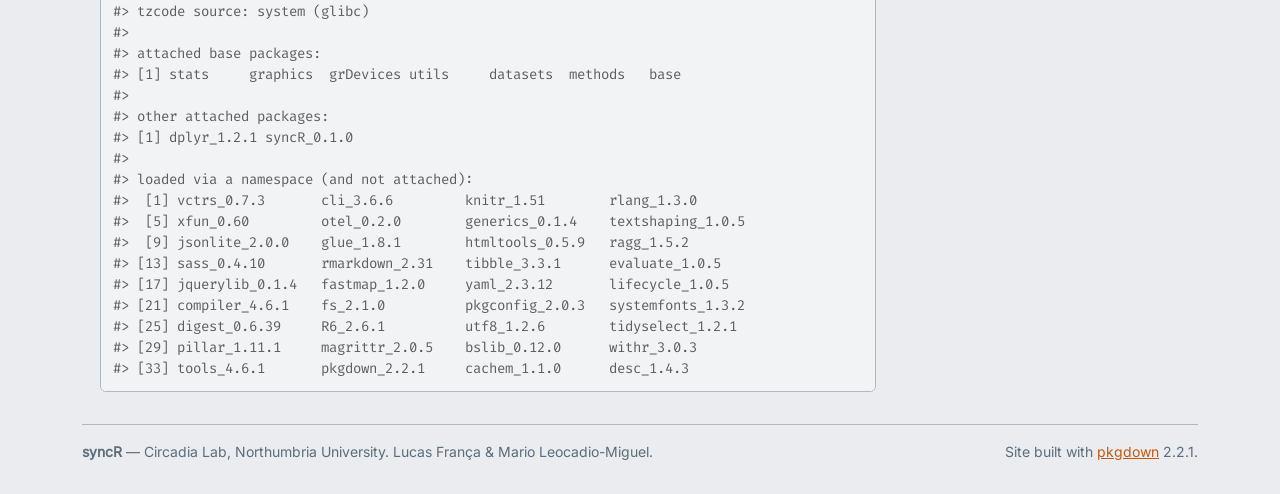
<file: articles/syncR.html>
<!DOCTYPE html>
<!-- Generated by pkgdown: do not edit by hand --><html lang="en">
<head>
<meta http-equiv="Content-Type" content="text/html; charset=UTF-8">
<meta charset="utf-8">
<meta http-equiv="X-UA-Compatible" content="IE=edge">
<meta name="viewport" content="width=device-width, initial-scale=1, shrink-to-fit=no">
<title>Getting started with syncR • syncR</title>
<!-- favicons --><link rel="icon" type="image/png" sizes="96x96" href="../favicon-96x96.png">
<link rel="icon" type="”image/svg+xml”" href="../favicon.svg">
<link rel="apple-touch-icon" sizes="180x180" href="../apple-touch-icon.png">
<link rel="icon" sizes="any" href="../favicon.ico">
<link rel="manifest" href="../site.webmanifest">
<script src="../deps/jquery-3.6.0/jquery-3.6.0.min.js"></script><meta name="viewport" content="width=device-width, initial-scale=1, shrink-to-fit=no">
<link href="../deps/bootstrap-5.3.8/bootstrap.min.css" rel="stylesheet">
<script src="../deps/bootstrap-5.3.8/bootstrap.bundle.min.js"></script><link href="../deps/Inter-0.4.10/font.css" rel="stylesheet">
<link href="../deps/Fira_Code-0.4.10/font.css" rel="stylesheet">
<link href="../deps/font-awesome-6.5.2/css/all.min.css" rel="stylesheet">
<link href="../deps/font-awesome-6.5.2/css/v4-shims.min.css" rel="stylesheet">
<script src="../deps/headroom-0.11.0/headroom.min.js"></script><script src="../deps/headroom-0.11.0/jQuery.headroom.min.js"></script><script src="../deps/bootstrap-toc-1.0.1/bootstrap-toc.min.js"></script><script src="../deps/clipboard.js-2.0.11/clipboard.min.js"></script><script src="../deps/search-1.0.0/autocomplete.jquery.min.js"></script><script src="../deps/search-1.0.0/fuse.min.js"></script><script src="../deps/search-1.0.0/mark.min.js"></script><!-- pkgdown --><script src="../pkgdown.js"></script><meta property="og:title" content="Getting started with syncR">
<meta property="og:image" content="https://syncr.circadia-lab.uk/logo.png">
<meta property="og:image:width" content="1080">
<meta property="og:image:height" content="1080">
<meta property="og:image:type" content="image/png">
<meta name="twitter:card" content="summary">
<meta name="twitter:image" content="https://syncr.circadia-lab.uk/logo.png">
<!-- Fathom - beautiful, simple website analytics --><script src="https://cdn.usefathom.com/script.js" data-site="NKUSHGRU" defer></script><!-- / Fathom --><link rel="mask-icon" href="/safari-pinned-tab.svg" color="#FE7F2D">
<meta name="msapplication-TileColor" content="#233D4D">
<meta name="theme-color" content="#233D4D">
<style>
  /* ── Navbar ── */
  .navbar {
    background-color: #233D4D !important;
    border-bottom: 2px solid #FE7F2D;
  }
  .navbar .navbar-brand,
  .navbar-nav .nav-link,
  .navbar-nav .nav-link:hover,
  .navbar .navbar-toggler-icon,
  .navbar form .btn {
    color: #EAECF0 !important;
  }
  .navbar-nav .nav-link:hover { opacity: 0.8; }
  .navbar-nav .nav-link.active {
    color: #EAECF0 !important;
    border-bottom: 2px solid #FE7F2D;
  }

  /* ── Navbar logo size ── */
  .navbar-brand img { height: 40px; width: auto; }

  /* ── Remove border under page title ── */
  .page-header { border-bottom: none !important; }

  /* ── Sidebar TOC links ── */
  .sidebar .nav-link,
  .sidebar a,
  #toc a,
  #toc .nav-link {
    color: #233D4D !important;
  }
  .sidebar .nav-link:hover,
  .sidebar a:hover,
  #toc a:hover {
    color: #FE7F2D !important;
  }
  .sidebar .nav-link.active,
  #toc .nav-link.active {
    color: #FE7F2D !important;
    border-left: 2px solid #FE7F2D;
    font-weight: 600;
  }

  /* ── text-muted ── */
  .text-muted { color: #7FB5C8 !important; }

  /* ── Sidebar border ── */
  .sidebar { border-left: 3px solid #FE7F2D; padding-left: 1rem; }

  /* ── Reference index section headers ── */
  .reference-index h2 {
    color: #FE7F2D;
    font-size: 0.8rem;
    text-transform: uppercase;
    letter-spacing: 0.08em;
  }

  /* ── Inline code ── */
  code {
    color: #C45A0E;
    background: #F0E8DC;
    border-radius: 4px;
    padding: 0.1em 0.35em;
  }

  /* ── Links ── */
  a { color: #C45A0E; }
  a:hover { color: #FE7F2D; }

  /* ── Footer ── */
  .footer { background: #233D4D; color: #EAECF0; padding: 1.5rem 0; }
  .footer a { color: #FE7F2D; }

  /* ── Search ── */
  #search-input { border-color: #FE7F2D; }

  /* ── Buttons ── */
  .btn-primary {
    background-color: #FE7F2D !important;
    border-color: #FE7F2D !important;
    color: #233D4D !important;
  }
  .btn-primary:hover {
    background-color: #C45A0E !important;
    border-color: #C45A0E !important;
  }
</style>
</head>
<body>
    <a href="#main" class="visually-hidden-focusable">Skip to contents</a>


    <nav class="navbar navbar-expand-lg fixed-top bg-light" data-bs-theme="light" aria-label="Site navigation"><div class="container">

    <a class="navbar-brand me-2" href="../index.html">syncR</a>

    <small class="nav-text text-muted me-auto" data-bs-toggle="tooltip" data-bs-placement="bottom" title="">0.1.0</small>


    <button class="navbar-toggler" type="button" data-bs-toggle="collapse" data-bs-target="#navbar" aria-controls="navbar" aria-expanded="false" aria-label="Toggle navigation">
      <span class="navbar-toggler-icon"></span>
    </button>

    <div id="navbar" class="collapse navbar-collapse ms-3">
      <ul class="navbar-nav me-auto">
<li class="active nav-item"><a class="nav-link" href="../articles/syncR.html">Get started</a></li>
<li class="nav-item"><a class="nav-link" href="../reference/index.html">Reference</a></li>
      </ul>
<ul class="navbar-nav">
<li class="nav-item"><form class="form-inline" role="search">
 <input class="form-control" type="search" name="search-input" id="search-input" autocomplete="off" aria-label="Search site" placeholder="Search for" data-search-index="../search.json">
</form></li>
<li class="nav-item"><a class="external-link nav-link" href="https://github.com/circadia-bio/syncR" aria-label="GitHub"><span class="fa fab fa-github"></span></a></li>
      </ul>
</div>


  </div>
</nav><div class="container template-article">




<div class="row">
  <main id="main" class="col-md-9"><div class="page-header">
      <img src="../logo.svg" class="logo" alt=""><h1>Getting started with syncR</h1>
            
      
      <small class="dont-index">Source: <a href="https://github.com/circadia-bio/syncR/blob/main/vignettes/syncR.Rmd" class="external-link"><code>vignettes/syncR.Rmd</code></a></small>
      <div class="d-none name"><code>syncR.Rmd</code></div>
    </div>

    
    
<div class="section level2">
<h2 id="overview">Overview<a class="anchor" aria-label="anchor" href="#overview"></a>
</h2>
<p>syncR is the integrator and coordinator of the Circadia Lab R
ecosystem.</p>
<blockquote>
<p><em>syncR::sync() — pulling everything into alignment, just like the
SCN does.</em></p>
</blockquote>
<p>The <code><a href="../reference/sync.html">sync()</a></code> function pulls three streams of participant
data into a single unified, participant-indexed database:</p>
<table class="table">
<colgroup>
<col width="25%">
<col width="25%">
<col width="25%">
<col width="25%">
</colgroup>
<thead><tr class="header">
<th>Argument</th>
<th>Package</th>
<th>Typical source function</th>
<th>Data type</th>
</tr></thead>
<tbody>
<tr class="odd">
<td><code>tallie</code></td>
<td><strong>tallieR</strong></td>
<td><code><a href="https://tallier.circadia-lab.uk/reference/scores_wide.html" class="external-link">scores_wide()</a></code></td>
<td>Sociodemographics + questionnaire scores</td>
</tr>
<tr class="even">
<td><code>slumb</code></td>
<td><strong>slumbR</strong></td>
<td><code><a href="https://slumbr.circadia-lab.uk/reference/diary_wide.html" class="external-link">diary_wide()</a></code></td>
<td>Sleep diary entries, subjective sleep quality</td>
</tr>
<tr class="odd">
<td><code>zeit</code></td>
<td><strong>zeitR</strong></td>
<td><code><a href="https://slumbr.circadia-lab.uk/reference/study_summary.html" class="external-link">study_summary()</a></code></td>
<td>Actigraphy metrics, circadian parameters</td>
</tr>
</tbody>
</table>
<hr>
</div>
<div class="section level2">
<h2 id="test-data">Test data<a class="anchor" aria-label="anchor" href="#test-data"></a>
</h2>
<p>This vignette uses the built-in test data bundled with syncR, which
mirrors the real output of each package. Load it with
<code><a href="https://rdrr.io/r/base/readRDS.html" class="external-link">readRDS()</a></code>:</p>
<div class="sourceCode" id="cb1"><pre class="downlit sourceCode r">
<code class="sourceCode R"><span><span class="va">tallie</span> <span class="op">&lt;-</span> <span class="fu"><a href="https://rdrr.io/r/base/readRDS.html" class="external-link">readRDS</a></span><span class="op">(</span><span class="fu"><a href="https://rdrr.io/r/base/system.file.html" class="external-link">system.file</a></span><span class="op">(</span><span class="st">"testdata/tallie_test.rds"</span>, package <span class="op">=</span> <span class="st">"syncR"</span><span class="op">)</span><span class="op">)</span></span>
<span><span class="va">slumb</span>  <span class="op">&lt;-</span> <span class="fu"><a href="https://rdrr.io/r/base/readRDS.html" class="external-link">readRDS</a></span><span class="op">(</span><span class="fu"><a href="https://rdrr.io/r/base/system.file.html" class="external-link">system.file</a></span><span class="op">(</span><span class="st">"testdata/slumb_test.rds"</span>,  package <span class="op">=</span> <span class="st">"syncR"</span><span class="op">)</span><span class="op">)</span></span>
<span><span class="va">zeit</span>   <span class="op">&lt;-</span> <span class="fu"><a href="https://rdrr.io/r/base/readRDS.html" class="external-link">readRDS</a></span><span class="op">(</span><span class="fu"><a href="https://rdrr.io/r/base/system.file.html" class="external-link">system.file</a></span><span class="op">(</span><span class="st">"testdata/zeit_test.rds"</span>,   package <span class="op">=</span> <span class="st">"syncR"</span><span class="op">)</span><span class="op">)</span></span></code></pre></div>
<div class="section level3">
<h3 id="tallier-data">tallieR data<a class="anchor" aria-label="anchor" href="#tallier-data"></a>
</h3>
<p>One row per participant, with demographics and questionnaire scores
from <code><a href="https://tallier.circadia-lab.uk/reference/scores_wide.html" class="external-link">tallieR::scores_wide()</a></code>:</p>
<div class="sourceCode" id="cb2"><pre class="downlit sourceCode r">
<code class="sourceCode R"><span><span class="fu">dplyr</span><span class="fu">::</span><span class="fu"><a href="https://pillar.r-lib.org/reference/glimpse.html" class="external-link">glimpse</a></span><span class="op">(</span><span class="va">tallie</span><span class="op">)</span></span>
<span><span class="co">#&gt; Rows: 5</span></span>
<span><span class="co">#&gt; Columns: 16</span></span>
<span><span class="co">#&gt; $ participant_id <span style="color: #949494; font-style: italic;">&lt;chr&gt;</span> "P001"<span style="color: #949494;">, </span>"P002"<span style="color: #949494;">, </span>"P003"<span style="color: #949494;">, </span>"P004"<span style="color: #949494;">, </span>"P005"</span></span>
<span><span class="co">#&gt; $ code           <span style="color: #949494; font-style: italic;">&lt;chr&gt;</span> "P001"<span style="color: #949494;">, </span>"P002"<span style="color: #949494;">, </span>"P003"<span style="color: #949494;">, </span>"P004"<span style="color: #949494;">, </span>"P005"</span></span>
<span><span class="co">#&gt; $ name           <span style="color: #949494; font-style: italic;">&lt;chr&gt;</span> "Alice Smith"<span style="color: #949494;">, </span>"Bob Jones"<span style="color: #949494;">, </span>"Clara Diaz"<span style="color: #949494;">, </span>"David Lee"<span style="color: #949494;">, </span>…</span></span>
<span><span class="co">#&gt; $ age            <span style="color: #949494; font-style: italic;">&lt;int&gt;</span> 28<span style="color: #949494;">, </span>34<span style="color: #949494;">, </span>22<span style="color: #949494;">, </span>45<span style="color: #949494;">, </span>31</span></span>
<span><span class="co">#&gt; $ sex            <span style="color: #949494; font-style: italic;">&lt;chr&gt;</span> "female"<span style="color: #949494;">, </span>"male"<span style="color: #949494;">, </span>"female"<span style="color: #949494;">, </span>"male"<span style="color: #949494;">, </span>"female"</span></span>
<span><span class="co">#&gt; $ bmi            <span style="color: #949494; font-style: italic;">&lt;dbl&gt;</span> 22.4<span style="color: #949494;">, </span>26.1<span style="color: #949494;">, </span>20.8<span style="color: #949494;">, </span>28.3<span style="color: #949494;">, </span>23.7</span></span>
<span><span class="co">#&gt; $ group          <span style="color: #949494; font-style: italic;">&lt;chr&gt;</span> "control"<span style="color: #949494;">, </span>"control"<span style="color: #949494;">, </span>"control"<span style="color: #949494;">, </span>"control"<span style="color: #949494;">, </span>"control"</span></span>
<span><span class="co">#&gt; $ site           <span style="color: #949494; font-style: italic;">&lt;chr&gt;</span> "Newcastle"<span style="color: #949494;">, </span>"Newcastle"<span style="color: #949494;">, </span>"Newcastle"<span style="color: #949494;">, </span>"Newcastle"<span style="color: #949494;">, </span>"Ne…</span></span>
<span><span class="co">#&gt; $ session        <span style="color: #949494; font-style: italic;">&lt;chr&gt;</span> "baseline"<span style="color: #949494;">, </span>"baseline"<span style="color: #949494;">, </span>"baseline"<span style="color: #949494;">, </span>"baseline"<span style="color: #949494;">, </span>"baseli…</span></span>
<span><span class="co">#&gt; $ ess_score      <span style="color: #949494; font-style: italic;">&lt;int&gt;</span> 8<span style="color: #949494;">, </span>14<span style="color: #949494;">, </span>6<span style="color: #949494;">, </span>11<span style="color: #949494;">, </span>9</span></span>
<span><span class="co">#&gt; $ ess_completed  <span style="color: #949494; font-style: italic;">&lt;chr&gt;</span> "2025-01-13T09:00:00.000Z"<span style="color: #949494;">, </span>"2025-01-13T09:00:00.000Z"<span style="color: #949494;">,</span>…</span></span>
<span><span class="co">#&gt; $ isi_score      <span style="color: #949494; font-style: italic;">&lt;int&gt;</span> 7<span style="color: #949494;">, </span>18<span style="color: #949494;">, </span>4<span style="color: #949494;">, </span>13<span style="color: #949494;">, </span>9</span></span>
<span><span class="co">#&gt; $ isi_completed  <span style="color: #949494; font-style: italic;">&lt;chr&gt;</span> "2025-01-13T09:10:00.000Z"<span style="color: #949494;">, </span>"2025-01-13T09:10:00.000Z"<span style="color: #949494;">,</span>…</span></span>
<span><span class="co">#&gt; $ meq_score      <span style="color: #949494; font-style: italic;">&lt;int&gt;</span> 52<span style="color: #949494;">, </span>38<span style="color: #949494;">, </span>61<span style="color: #949494;">, </span>44<span style="color: #949494;">, </span>57</span></span>
<span><span class="co">#&gt; $ meq_completed  <span style="color: #949494; font-style: italic;">&lt;chr&gt;</span> "2025-01-13T09:20:00.000Z"<span style="color: #949494;">, </span>"2025-01-13T09:20:00.000Z"<span style="color: #949494;">,</span>…</span></span>
<span><span class="co">#&gt; $ created_at     <span style="color: #949494; font-style: italic;">&lt;chr&gt;</span> "2025-01-13T08:55:00.000Z"<span style="color: #949494;">, </span>"2025-01-13T08:55:00.000Z"<span style="color: #949494;">,</span>…</span></span></code></pre></div>
<p>Key fields: <code>participant_id</code> (the join key),
sociodemographic variables (<code>age</code>, <code>sex</code>,
<code>bmi</code>, <code>group</code>), and instrument scores
(<code>ess_score</code>, <code>isi_score</code>,
<code>meq_score</code>).</p>
</div>
<div class="section level3">
<h3 id="slumbr-data">slumbR data<a class="anchor" aria-label="anchor" href="#slumbr-data"></a>
</h3>
<p>One row per participant per night, from
<code><a href="https://slumbr.circadia-lab.uk/reference/diary_wide.html" class="external-link">slumbR::diary_wide()</a></code> +
<code><a href="https://slumbr.circadia-lab.uk/reference/compute_sleep_vars.html" class="external-link">slumbR::compute_sleep_vars()</a></code>. Morning columns are prefixed
<code>m_</code> and evening columns <code>e_</code>. Seven nights across
five participants gives 35 rows:</p>
<div class="sourceCode" id="cb3"><pre class="downlit sourceCode r">
<code class="sourceCode R"><span><span class="fu">dplyr</span><span class="fu">::</span><span class="fu"><a href="https://pillar.r-lib.org/reference/glimpse.html" class="external-link">glimpse</a></span><span class="op">(</span><span class="va">slumb</span><span class="op">)</span></span>
<span><span class="co">#&gt; Rows: 35</span></span>
<span><span class="co">#&gt; Columns: 28</span></span>
<span><span class="co">#&gt; $ participant_id      <span style="color: #949494; font-style: italic;">&lt;chr&gt;</span> "P001"<span style="color: #949494;">, </span>"P001"<span style="color: #949494;">, </span>"P001"<span style="color: #949494;">, </span>"P001"<span style="color: #949494;">, </span>"P001"<span style="color: #949494;">, </span>"P001"<span style="color: #949494;">, </span>"P…</span></span>
<span><span class="co">#&gt; $ date                <span style="color: #949494; font-style: italic;">&lt;chr&gt;</span> "2025-01-13"<span style="color: #949494;">, </span>"2025-01-14"<span style="color: #949494;">, </span>"2025-01-15"<span style="color: #949494;">, </span>"2025-01…</span></span>
<span><span class="co">#&gt; $ m_bed_time          <span style="color: #949494; font-style: italic;">&lt;dbl&gt;</span> 23.74<span style="color: #949494;">, </span>23.30<span style="color: #949494;">, </span>23.57<span style="color: #949494;">, </span>23.46<span style="color: #949494;">, </span>23.98<span style="color: #949494;">, </span>23.93<span style="color: #949494;">, </span>23.59<span style="color: #949494;">, </span>2…</span></span>
<span><span class="co">#&gt; $ m_sleep_time        <span style="color: #949494; font-style: italic;">&lt;dbl&gt;</span> 23.71<span style="color: #949494;">, </span>23.57<span style="color: #949494;">, </span>23.81<span style="color: #949494;">, </span>23.78<span style="color: #949494;">, </span>23.46<span style="color: #949494;">, </span>23.66<span style="color: #949494;">, </span>24.07<span style="color: #949494;">, </span>2…</span></span>
<span><span class="co">#&gt; $ m_sol_min           <span style="color: #949494; font-style: italic;">&lt;dbl&gt;</span> 13<span style="color: #949494;">, </span>8<span style="color: #949494;">, </span>17<span style="color: #949494;">, </span>8<span style="color: #949494;">, </span>7<span style="color: #949494;">, </span>12<span style="color: #949494;">, </span>15<span style="color: #949494;">, </span>25<span style="color: #949494;">, </span>18<span style="color: #949494;">, </span>22<span style="color: #949494;">, </span>29<span style="color: #949494;">, </span>31<span style="color: #949494;">, </span>26<span style="color: #949494;">, </span>2…</span></span>
<span><span class="co">#&gt; $ m_final_waking      <span style="color: #949494; font-style: italic;">&lt;dbl&gt;</span> 6.90<span style="color: #949494;">, </span>6.11<span style="color: #949494;">, </span>6.70<span style="color: #949494;">, </span>7.11<span style="color: #949494;">, </span>7.05<span style="color: #949494;">, </span>6.60<span style="color: #949494;">, </span>6.85<span style="color: #949494;">, </span>7.34<span style="color: #949494;">, </span>7.…</span></span>
<span><span class="co">#&gt; $ m_rise_time         <span style="color: #949494; font-style: italic;">&lt;dbl&gt;</span> 6.45<span style="color: #949494;">, </span>7.95<span style="color: #949494;">, </span>7.69<span style="color: #949494;">, </span>7.51<span style="color: #949494;">, </span>7.59<span style="color: #949494;">, </span>7.27<span style="color: #949494;">, </span>7.42<span style="color: #949494;">, </span>7.47<span style="color: #949494;">, </span>7.…</span></span>
<span><span class="co">#&gt; $ m_woke_during_night <span style="color: #949494; font-style: italic;">&lt;lgl&gt;</span> FALSE<span style="color: #949494;">, </span>FALSE<span style="color: #949494;">, </span>FALSE<span style="color: #949494;">, </span>FALSE<span style="color: #949494;">, </span>FALSE<span style="color: #949494;">, </span>FALSE<span style="color: #949494;">, </span>FALSE<span style="color: #949494;">, </span>T…</span></span>
<span><span class="co">#&gt; $ m_n_wakings         <span style="color: #949494; font-style: italic;">&lt;int&gt;</span> 3<span style="color: #949494;">, </span>2<span style="color: #949494;">, </span>0<span style="color: #949494;">, </span>2<span style="color: #949494;">, </span>1<span style="color: #949494;">, </span>1<span style="color: #949494;">, </span>1<span style="color: #949494;">, </span>2<span style="color: #949494;">, </span>3<span style="color: #949494;">, </span>1<span style="color: #949494;">, </span>2<span style="color: #949494;">, </span>0<span style="color: #949494;">, </span>3<span style="color: #949494;">, </span>2<span style="color: #949494;">, </span>1<span style="color: #949494;">, </span>0<span style="color: #949494;">, </span>0<span style="color: #949494;">,</span>…</span></span>
<span><span class="co">#&gt; $ m_waso_min          <span style="color: #949494; font-style: italic;">&lt;dbl&gt;</span> 18<span style="color: #949494;">, </span>8<span style="color: #949494;">, </span>12<span style="color: #949494;">, </span>8<span style="color: #949494;">, </span>24<span style="color: #949494;">, </span>15<span style="color: #949494;">, </span>12<span style="color: #949494;">, </span>31<span style="color: #949494;">, </span>25<span style="color: #949494;">, </span>35<span style="color: #949494;">, </span>29<span style="color: #949494;">, </span>31<span style="color: #949494;">, </span>45<span style="color: #949494;">, </span>…</span></span>
<span><span class="co">#&gt; $ m_alcohol_drinks    <span style="color: #949494; font-style: italic;">&lt;int&gt;</span> 1<span style="color: #949494;">, </span>0<span style="color: #949494;">, </span>0<span style="color: #949494;">, </span>0<span style="color: #949494;">, </span>0<span style="color: #949494;">, </span>1<span style="color: #949494;">, </span>1<span style="color: #949494;">, </span>1<span style="color: #949494;">, </span>1<span style="color: #949494;">, </span>1<span style="color: #949494;">, </span>1<span style="color: #949494;">, </span>2<span style="color: #949494;">, </span>1<span style="color: #949494;">, </span>1<span style="color: #949494;">, </span>0<span style="color: #949494;">, </span>0<span style="color: #949494;">, </span>1<span style="color: #949494;">,</span>…</span></span>
<span><span class="co">#&gt; $ m_sleep_aid_used    <span style="color: #949494; font-style: italic;">&lt;lgl&gt;</span> FALSE<span style="color: #949494;">, </span>FALSE<span style="color: #949494;">, </span>FALSE<span style="color: #949494;">, </span>FALSE<span style="color: #949494;">, </span>FALSE<span style="color: #949494;">, </span>FALSE<span style="color: #949494;">, </span>FALSE<span style="color: #949494;">, </span>F…</span></span>
<span><span class="co">#&gt; $ m_sleep_aid_count   <span style="color: #949494; font-style: italic;">&lt;int&gt;</span> 0<span style="color: #949494;">, </span>0<span style="color: #949494;">, </span>0<span style="color: #949494;">, </span>0<span style="color: #949494;">, </span>0<span style="color: #949494;">, </span>0<span style="color: #949494;">, </span>0<span style="color: #949494;">, </span>0<span style="color: #949494;">, </span>1<span style="color: #949494;">, </span>0<span style="color: #949494;">, </span>0<span style="color: #949494;">, </span>0<span style="color: #949494;">, </span>1<span style="color: #949494;">, </span>1<span style="color: #949494;">, </span>0<span style="color: #949494;">, </span>0<span style="color: #949494;">, </span>0<span style="color: #949494;">,</span>…</span></span>
<span><span class="co">#&gt; $ m_tib_min           <span style="color: #949494; font-style: italic;">&lt;dbl&gt;</span> 504.7<span style="color: #949494;">, </span>469.8<span style="color: #949494;">, </span>486.5<span style="color: #949494;">, </span>491.4<span style="color: #949494;">, </span>487.3<span style="color: #949494;">, </span>478.1<span style="color: #949494;">, </span>507.2<span style="color: #949494;">, </span>4…</span></span>
<span><span class="co">#&gt; $ m_tst_min           <span style="color: #949494; font-style: italic;">&lt;dbl&gt;</span> 482.7<span style="color: #949494;">, </span>447.8<span style="color: #949494;">, </span>464.5<span style="color: #949494;">, </span>469.4<span style="color: #949494;">, </span>465.3<span style="color: #949494;">, </span>456.1<span style="color: #949494;">, </span>485.2<span style="color: #949494;">, </span>3…</span></span>
<span><span class="co">#&gt; $ m_se_pct            <span style="color: #949494; font-style: italic;">&lt;dbl&gt;</span> 95.6<span style="color: #949494;">, </span>95.3<span style="color: #949494;">, </span>95.5<span style="color: #949494;">, </span>95.5<span style="color: #949494;">, </span>95.5<span style="color: #949494;">, </span>95.4<span style="color: #949494;">, </span>95.7<span style="color: #949494;">, </span>84.6<span style="color: #949494;">, </span>85…</span></span>
<span><span class="co">#&gt; $ m_sol_flag          <span style="color: #949494; font-style: italic;">&lt;lgl&gt;</span> FALSE<span style="color: #949494;">, </span>FALSE<span style="color: #949494;">, </span>FALSE<span style="color: #949494;">, </span>FALSE<span style="color: #949494;">, </span>FALSE<span style="color: #949494;">, </span>FALSE<span style="color: #949494;">, </span>FALSE<span style="color: #949494;">, </span>F…</span></span>
<span><span class="co">#&gt; $ m_waso_flag         <span style="color: #949494; font-style: italic;">&lt;lgl&gt;</span> FALSE<span style="color: #949494;">, </span>FALSE<span style="color: #949494;">, </span>FALSE<span style="color: #949494;">, </span>FALSE<span style="color: #949494;">, </span>FALSE<span style="color: #949494;">, </span>FALSE<span style="color: #949494;">, </span>FALSE<span style="color: #949494;">, </span>T…</span></span>
<span><span class="co">#&gt; $ m_tst_flag          <span style="color: #949494; font-style: italic;">&lt;lgl&gt;</span> FALSE<span style="color: #949494;">, </span>FALSE<span style="color: #949494;">, </span>FALSE<span style="color: #949494;">, </span>FALSE<span style="color: #949494;">, </span>FALSE<span style="color: #949494;">, </span>FALSE<span style="color: #949494;">, </span>FALSE<span style="color: #949494;">, </span>T…</span></span>
<span><span class="co">#&gt; $ m_se_flag           <span style="color: #949494; font-style: italic;">&lt;lgl&gt;</span> FALSE<span style="color: #949494;">, </span>FALSE<span style="color: #949494;">, </span>FALSE<span style="color: #949494;">, </span>FALSE<span style="color: #949494;">, </span>FALSE<span style="color: #949494;">, </span>FALSE<span style="color: #949494;">, </span>FALSE<span style="color: #949494;">, </span>T…</span></span>
<span><span class="co">#&gt; $ m_sleep_quality     <span style="color: #949494; font-style: italic;">&lt;int&gt;</span> 3<span style="color: #949494;">, </span>4<span style="color: #949494;">, </span>3<span style="color: #949494;">, </span>3<span style="color: #949494;">, </span>5<span style="color: #949494;">, </span>2<span style="color: #949494;">, </span>4<span style="color: #949494;">, </span>3<span style="color: #949494;">, </span>5<span style="color: #949494;">, </span>5<span style="color: #949494;">, </span>4<span style="color: #949494;">, </span>2<span style="color: #949494;">, </span>4<span style="color: #949494;">, </span>2<span style="color: #949494;">, </span>5<span style="color: #949494;">, </span>3<span style="color: #949494;">, </span>2<span style="color: #949494;">,</span>…</span></span>
<span><span class="co">#&gt; $ m_restedness        <span style="color: #949494; font-style: italic;">&lt;int&gt;</span> 2<span style="color: #949494;">, </span>2<span style="color: #949494;">, </span>2<span style="color: #949494;">, </span>4<span style="color: #949494;">, </span>4<span style="color: #949494;">, </span>5<span style="color: #949494;">, </span>2<span style="color: #949494;">, </span>4<span style="color: #949494;">, </span>3<span style="color: #949494;">, </span>2<span style="color: #949494;">, </span>3<span style="color: #949494;">, </span>5<span style="color: #949494;">, </span>3<span style="color: #949494;">, </span>3<span style="color: #949494;">, </span>4<span style="color: #949494;">, </span>2<span style="color: #949494;">, </span>3<span style="color: #949494;">,</span>…</span></span>
<span><span class="co">#&gt; $ e_nap_taken         <span style="color: #949494; font-style: italic;">&lt;lgl&gt;</span> FALSE<span style="color: #949494;">, </span>FALSE<span style="color: #949494;">, </span>FALSE<span style="color: #949494;">, </span>FALSE<span style="color: #949494;">, </span>FALSE<span style="color: #949494;">, </span>FALSE<span style="color: #949494;">, </span>TRUE<span style="color: #949494;">, </span>FA…</span></span>
<span><span class="co">#&gt; $ e_nap_duration_min  <span style="color: #949494; font-style: italic;">&lt;int&gt;</span> <span style="color: #BB0000;">NA</span><span style="color: #949494;">, </span><span style="color: #BB0000;">NA</span><span style="color: #949494;">, </span><span style="color: #BB0000;">NA</span><span style="color: #949494;">, </span><span style="color: #BB0000;">NA</span><span style="color: #949494;">, </span><span style="color: #BB0000;">NA</span><span style="color: #949494;">, </span><span style="color: #BB0000;">NA</span><span style="color: #949494;">, </span>30<span style="color: #949494;">, </span><span style="color: #BB0000;">NA</span><span style="color: #949494;">, </span><span style="color: #BB0000;">NA</span><span style="color: #949494;">, </span><span style="color: #BB0000;">NA</span><span style="color: #949494;">, </span><span style="color: #BB0000;">NA</span><span style="color: #949494;">, </span><span style="color: #BB0000;">NA</span><span style="color: #949494;">, </span><span style="color: #BB0000;">NA</span>…</span></span>
<span><span class="co">#&gt; $ e_caffeine_drinks   <span style="color: #949494; font-style: italic;">&lt;int&gt;</span> 1<span style="color: #949494;">, </span>3<span style="color: #949494;">, </span>2<span style="color: #949494;">, </span>2<span style="color: #949494;">, </span>3<span style="color: #949494;">, </span>3<span style="color: #949494;">, </span>3<span style="color: #949494;">, </span>2<span style="color: #949494;">, </span>1<span style="color: #949494;">, </span>3<span style="color: #949494;">, </span>2<span style="color: #949494;">, </span>2<span style="color: #949494;">, </span>2<span style="color: #949494;">, </span>1<span style="color: #949494;">, </span>1<span style="color: #949494;">, </span>4<span style="color: #949494;">, </span>1<span style="color: #949494;">,</span>…</span></span>
<span><span class="co">#&gt; $ e_exercised         <span style="color: #949494; font-style: italic;">&lt;lgl&gt;</span> TRUE<span style="color: #949494;">, </span>TRUE<span style="color: #949494;">, </span>FALSE<span style="color: #949494;">, </span>FALSE<span style="color: #949494;">, </span>FALSE<span style="color: #949494;">, </span>FALSE<span style="color: #949494;">, </span>TRUE<span style="color: #949494;">, </span>FALS…</span></span>
<span><span class="co">#&gt; $ e_sleep_med_used    <span style="color: #949494; font-style: italic;">&lt;lgl&gt;</span> FALSE<span style="color: #949494;">, </span>FALSE<span style="color: #949494;">, </span>FALSE<span style="color: #949494;">, </span>FALSE<span style="color: #949494;">, </span>FALSE<span style="color: #949494;">, </span>FALSE<span style="color: #949494;">, </span>FALSE<span style="color: #949494;">, </span>F…</span></span>
<span><span class="co">#&gt; $ e_sleep_med_count   <span style="color: #949494; font-style: italic;">&lt;int&gt;</span> 0<span style="color: #949494;">, </span>0<span style="color: #949494;">, </span>0<span style="color: #949494;">, </span>0<span style="color: #949494;">, </span>0<span style="color: #949494;">, </span>0<span style="color: #949494;">, </span>0<span style="color: #949494;">, </span>0<span style="color: #949494;">, </span>0<span style="color: #949494;">, </span>0<span style="color: #949494;">, </span>1<span style="color: #949494;">, </span>0<span style="color: #949494;">, </span>0<span style="color: #949494;">, </span>0<span style="color: #949494;">, </span>0<span style="color: #949494;">, </span>0<span style="color: #949494;">, </span>0<span style="color: #949494;">,</span>…</span></span></code></pre></div>
<p>Key morning fields: timing (<code>m_bed_time</code>,
<code>m_rise_time</code>, <code>m_sol_min</code>), derived sleep
variables (<code>m_tib_min</code>, <code>m_tst_min</code>,
<code>m_se_pct</code>), substance use (<code>m_alcohol_drinks</code>,
<code>m_sleep_aid_used</code>), clinical flags (<code>m_sol_flag</code>,
<code>m_waso_flag</code>, <code>m_tst_flag</code>,
<code>m_se_flag</code>), and subjective ratings
(<code>m_sleep_quality</code>, <code>m_restedness</code>).</p>
<p>Key evening fields: napping (<code>e_nap_taken</code>,
<code>e_nap_duration_min</code>), substance use
(<code>e_caffeine_drinks</code>, <code>e_sleep_med_used</code>), and
activity (<code>e_exercised</code>).</p>
</div>
<div class="section level3">
<h3 id="zeitr-data">zeitR data<a class="anchor" aria-label="anchor" href="#zeitr-data"></a>
</h3>
<p>One row per participant, from
<code><a href="https://zeitr.circadia-lab.uk/reference/study_summary.html" class="external-link">zeitR::study_summary()</a></code>:</p>
<div class="sourceCode" id="cb4"><pre class="downlit sourceCode r">
<code class="sourceCode R"><span><span class="fu">dplyr</span><span class="fu">::</span><span class="fu"><a href="https://pillar.r-lib.org/reference/glimpse.html" class="external-link">glimpse</a></span><span class="op">(</span><span class="va">zeit</span><span class="op">)</span></span>
<span><span class="co">#&gt; Rows: 5</span></span>
<span><span class="co">#&gt; Columns: 12</span></span>
<span><span class="co">#&gt; $ participant_id <span style="color: #949494; font-style: italic;">&lt;chr&gt;</span> "P001"<span style="color: #949494;">, </span>"P002"<span style="color: #949494;">, </span>"P003"<span style="color: #949494;">, </span>"P004"<span style="color: #949494;">, </span>"P005"</span></span>
<span><span class="co">#&gt; $ n_epochs       <span style="color: #949494; font-style: italic;">&lt;int&gt;</span> 20160<span style="color: #949494;">, </span>20160<span style="color: #949494;">, </span>17280<span style="color: #949494;">, </span>20160<span style="color: #949494;">, </span>20160</span></span>
<span><span class="co">#&gt; $ n_days         <span style="color: #949494; font-style: italic;">&lt;dbl&gt;</span> 7<span style="color: #949494;">, </span>7<span style="color: #949494;">, </span>6<span style="color: #949494;">, </span>7<span style="color: #949494;">, </span>7</span></span>
<span><span class="co">#&gt; $ start          <span style="color: #949494; font-style: italic;">&lt;dttm&gt;</span> 2025-01-13<span style="color: #949494;">, </span>2025-01-13<span style="color: #949494;">, </span>2025-01-13<span style="color: #949494;">, </span>2025-01-13<span style="color: #949494;">, </span>2025-01…</span></span>
<span><span class="co">#&gt; $ end            <span style="color: #949494; font-style: italic;">&lt;dttm&gt;</span> 2025-01-19 23:59:00<span style="color: #949494;">, </span>2025-01-19 23:59:00<span style="color: #949494;">, </span>2025-01-18 23…</span></span>
<span><span class="co">#&gt; $ IS             <span style="color: #949494; font-style: italic;">&lt;dbl&gt;</span> 0.72<span style="color: #949494;">, </span>0.58<span style="color: #949494;">, </span>0.81<span style="color: #949494;">, </span>0.65<span style="color: #949494;">, </span>0.76</span></span>
<span><span class="co">#&gt; $ IV             <span style="color: #949494; font-style: italic;">&lt;dbl&gt;</span> 0.48<span style="color: #949494;">, </span>0.71<span style="color: #949494;">, </span>0.39<span style="color: #949494;">, </span>0.62<span style="color: #949494;">, </span>0.44</span></span>
<span><span class="co">#&gt; $ RA             <span style="color: #949494; font-style: italic;">&lt;dbl&gt;</span> 0.88<span style="color: #949494;">, </span>0.74<span style="color: #949494;">, </span>0.92<span style="color: #949494;">, </span>0.79<span style="color: #949494;">, </span>0.86</span></span>
<span><span class="co">#&gt; $ L5             <span style="color: #949494; font-style: italic;">&lt;dbl&gt;</span> 12.3<span style="color: #949494;">, </span>18.7<span style="color: #949494;">, </span>8.9<span style="color: #949494;">, </span>15.4<span style="color: #949494;">, </span>11.2</span></span>
<span><span class="co">#&gt; $ L5_onset       <span style="color: #949494; font-style: italic;">&lt;chr&gt;</span> "02:30"<span style="color: #949494;">, </span>"03:15"<span style="color: #949494;">, </span>"02:00"<span style="color: #949494;">, </span>"02:45"<span style="color: #949494;">, </span>"02:20"</span></span>
<span><span class="co">#&gt; $ M10            <span style="color: #949494; font-style: italic;">&lt;dbl&gt;</span> 312.4<span style="color: #949494;">, </span>278.9<span style="color: #949494;">, </span>341.2<span style="color: #949494;">, </span>295.6<span style="color: #949494;">, </span>324.8</span></span>
<span><span class="co">#&gt; $ M10_onset      <span style="color: #949494; font-style: italic;">&lt;chr&gt;</span> "10:30"<span style="color: #949494;">, </span>"11:00"<span style="color: #949494;">, </span>"10:00"<span style="color: #949494;">, </span>"10:45"<span style="color: #949494;">, </span>"10:15"</span></span></code></pre></div>
<p>Key circadian fields: <code>IS</code> (interdaily stability),
<code>IV</code> (intradaily variability), <code>RA</code> (relative
amplitude), <code>L5</code> / <code>L5_onset</code>, <code>M10</code> /
<code>M10_onset</code>.</p>
<hr>
</div>
</div>
<div class="section level2">
<h2 id="synchronising-with-sync">Synchronising with <code>sync()</code><a class="anchor" aria-label="anchor" href="#synchronising-with-sync"></a>
</h2>
<div class="section level3">
<h3 id="default-left-join">Default left join<a class="anchor" aria-label="anchor" href="#default-left-join"></a>
</h3>
<p>The default call performs a <strong>left join</strong> anchored on
the first supplied source. Since <code>slumb</code> has multiple rows
per participant, the result expands to one row per participant per night
— with questionnaire scores and circadian variables repeated across all
nights for each participant:</p>
<div class="sourceCode" id="cb5"><pre class="downlit sourceCode r">
<code class="sourceCode R"><span><span class="va">db</span> <span class="op">&lt;-</span> <span class="fu"><a href="../reference/sync.html">sync</a></span><span class="op">(</span></span>
<span>  tallie <span class="op">=</span> <span class="va">tallie</span>,</span>
<span>  slumb  <span class="op">=</span> <span class="va">slumb</span>,</span>
<span>  zeit   <span class="op">=</span> <span class="va">zeit</span></span>
<span><span class="op">)</span></span>
<span></span>
<span><span class="fu"><a href="https://rdrr.io/r/base/dim.html" class="external-link">dim</a></span><span class="op">(</span><span class="va">db</span><span class="op">)</span></span>
<span><span class="co">#&gt; [1] 35 54</span></span></code></pre></div>
<div class="sourceCode" id="cb6"><pre class="downlit sourceCode r">
<code class="sourceCode R"><span><span class="va">db</span> <span class="op">|&gt;</span></span>
<span>  <span class="fu">dplyr</span><span class="fu">::</span><span class="fu"><a href="https://dplyr.tidyverse.org/reference/select.html" class="external-link">select</a></span><span class="op">(</span></span>
<span>    <span class="va">participant_id</span>, <span class="va">date</span>,</span>
<span>    <span class="va">age</span>, <span class="va">sex</span>, <span class="va">ess_score</span>, <span class="va">isi_score</span>, <span class="va">meq_score</span>,</span>
<span>    <span class="va">m_tst_min</span>, <span class="va">m_se_pct</span>, <span class="va">m_sleep_quality</span>,</span>
<span>    <span class="va">IS</span>, <span class="va">IV</span>, <span class="va">RA</span></span>
<span>  <span class="op">)</span> <span class="op">|&gt;</span></span>
<span>  <span class="fu"><a href="https://rdrr.io/r/utils/head.html" class="external-link">head</a></span><span class="op">(</span><span class="fl">10</span><span class="op">)</span></span>
<span><span class="co">#&gt; <span style="color: #949494;"># A tibble: 10 × 13</span></span></span>
<span><span class="co">#&gt;    participant_id date         age sex   ess_score isi_score meq_score m_tst_min</span></span>
<span><span class="co">#&gt;    <span style="color: #949494; font-style: italic;">&lt;chr&gt;</span>          <span style="color: #949494; font-style: italic;">&lt;chr&gt;</span>      <span style="color: #949494; font-style: italic;">&lt;int&gt;</span> <span style="color: #949494; font-style: italic;">&lt;chr&gt;</span>     <span style="color: #949494; font-style: italic;">&lt;int&gt;</span>     <span style="color: #949494; font-style: italic;">&lt;int&gt;</span>     <span style="color: #949494; font-style: italic;">&lt;int&gt;</span>     <span style="color: #949494; font-style: italic;">&lt;dbl&gt;</span></span></span>
<span><span class="co">#&gt; <span style="color: #BCBCBC;"> 1</span> P001           2025-01-13    28 fema…         8         7        52      483.</span></span>
<span><span class="co">#&gt; <span style="color: #BCBCBC;"> 2</span> P001           2025-01-14    28 fema…         8         7        52      448.</span></span>
<span><span class="co">#&gt; <span style="color: #BCBCBC;"> 3</span> P001           2025-01-15    28 fema…         8         7        52      464.</span></span>
<span><span class="co">#&gt; <span style="color: #BCBCBC;"> 4</span> P001           2025-01-16    28 fema…         8         7        52      469.</span></span>
<span><span class="co">#&gt; <span style="color: #BCBCBC;"> 5</span> P001           2025-01-17    28 fema…         8         7        52      465.</span></span>
<span><span class="co">#&gt; <span style="color: #BCBCBC;"> 6</span> P001           2025-01-18    28 fema…         8         7        52      456.</span></span>
<span><span class="co">#&gt; <span style="color: #BCBCBC;"> 7</span> P001           2025-01-19    28 fema…         8         7        52      485.</span></span>
<span><span class="co">#&gt; <span style="color: #BCBCBC;"> 8</span> P002           2025-01-13    34 male         14        18        38      347.</span></span>
<span><span class="co">#&gt; <span style="color: #BCBCBC;"> 9</span> P002           2025-01-14    34 male         14        18        38      371.</span></span>
<span><span class="co">#&gt; <span style="color: #BCBCBC;">10</span> P002           2025-01-15    34 male         14        18        38      337.</span></span>
<span><span class="co">#&gt; <span style="color: #949494;"># ℹ 5 more variables: m_se_pct &lt;dbl&gt;, m_sleep_quality &lt;int&gt;, IS &lt;dbl&gt;,</span></span></span>
<span><span class="co">#&gt; <span style="color: #949494;">#   IV &lt;dbl&gt;, RA &lt;dbl&gt;</span></span></span></code></pre></div>
</div>
<div class="section level3">
<h3 id="inner-join">Inner join<a class="anchor" aria-label="anchor" href="#inner-join"></a>
</h3>
<p>Use <code>join = "inner"</code> to retain only participants present
in <strong>all three</strong> sources:</p>
<div class="sourceCode" id="cb7"><pre class="downlit sourceCode r">
<code class="sourceCode R"><span><span class="va">db_inner</span> <span class="op">&lt;-</span> <span class="fu"><a href="../reference/sync.html">sync</a></span><span class="op">(</span></span>
<span>  tallie <span class="op">=</span> <span class="va">tallie</span>,</span>
<span>  slumb  <span class="op">=</span> <span class="va">slumb</span>,</span>
<span>  zeit   <span class="op">=</span> <span class="va">zeit</span>,</span>
<span>  join   <span class="op">=</span> <span class="st">"inner"</span></span>
<span><span class="op">)</span></span>
<span></span>
<span><span class="fu"><a href="https://rdrr.io/r/base/nrow.html" class="external-link">nrow</a></span><span class="op">(</span><span class="va">db_inner</span><span class="op">)</span></span>
<span><span class="co">#&gt; [1] 35</span></span></code></pre></div>
</div>
<div class="section level3">
<h3 id="full-join">Full join<a class="anchor" aria-label="anchor" href="#full-join"></a>
</h3>
<p>Use <code>join = "full"</code> to retain <strong>all</strong>
participants from any source, filling <code>NA</code> where data is
absent:</p>
<div class="sourceCode" id="cb8"><pre class="downlit sourceCode r">
<code class="sourceCode R"><span><span class="va">db_full</span> <span class="op">&lt;-</span> <span class="fu"><a href="../reference/sync.html">sync</a></span><span class="op">(</span></span>
<span>  tallie <span class="op">=</span> <span class="va">tallie</span>,</span>
<span>  slumb  <span class="op">=</span> <span class="va">slumb</span>,</span>
<span>  zeit   <span class="op">=</span> <span class="va">zeit</span>,</span>
<span>  join   <span class="op">=</span> <span class="st">"full"</span></span>
<span><span class="op">)</span></span>
<span></span>
<span><span class="fu"><a href="https://rdrr.io/r/base/nrow.html" class="external-link">nrow</a></span><span class="op">(</span><span class="va">db_full</span><span class="op">)</span></span>
<span><span class="co">#&gt; [1] 35</span></span></code></pre></div>
</div>
<div class="section level3">
<h3 id="custom-participant-id-column">Custom participant ID column<a class="anchor" aria-label="anchor" href="#custom-participant-id-column"></a>
</h3>
<p>If your data uses a different column name, pass it via
<code>id_col</code>:</p>
<div class="sourceCode" id="cb9"><pre class="downlit sourceCode r">
<code class="sourceCode R"><span><span class="va">db</span> <span class="op">&lt;-</span> <span class="fu"><a href="../reference/sync.html">sync</a></span><span class="op">(</span></span>
<span>  tallie <span class="op">=</span> <span class="va">my_tallie_data</span>,</span>
<span>  slumb  <span class="op">=</span> <span class="va">my_slumb_data</span>,</span>
<span>  zeit   <span class="op">=</span> <span class="va">my_zeit_data</span>,</span>
<span>  id_col <span class="op">=</span> <span class="st">"pid"</span></span>
<span><span class="op">)</span></span></code></pre></div>
</div>
<div class="section level3">
<h3 id="partial-sync">Partial sync<a class="anchor" aria-label="anchor" href="#partial-sync"></a>
</h3>
<p>All sources are optional — pass only what you have:</p>
<div class="sourceCode" id="cb10"><pre class="downlit sourceCode r">
<code class="sourceCode R"><span><span class="va">db_partial</span> <span class="op">&lt;-</span> <span class="fu"><a href="../reference/sync.html">sync</a></span><span class="op">(</span></span>
<span>  tallie <span class="op">=</span> <span class="va">tallie</span>,</span>
<span>  zeit   <span class="op">=</span> <span class="va">zeit</span></span>
<span><span class="op">)</span></span>
<span></span>
<span><span class="fu"><a href="https://rdrr.io/r/base/dim.html" class="external-link">dim</a></span><span class="op">(</span><span class="va">db_partial</span><span class="op">)</span></span>
<span><span class="co">#&gt; [1]  5 27</span></span></code></pre></div>
<hr>
</div>
</div>
<div class="section level2">
<h2 id="example-analyses">Example analyses<a class="anchor" aria-label="anchor" href="#example-analyses"></a>
</h2>
<p>With a unified database, cross-domain analyses require no further
joining.</p>
<div class="section level3">
<h3 id="circadian-type-vs--sleep-efficiency">Circadian type vs. sleep efficiency<a class="anchor" aria-label="anchor" href="#circadian-type-vs--sleep-efficiency"></a>
</h3>
<p>MEQ chronotype score against actigraphy-derived IS and mean
subjective sleep efficiency:</p>
<div class="sourceCode" id="cb11"><pre class="downlit sourceCode r">
<code class="sourceCode R"><span><span class="va">db</span> <span class="op">|&gt;</span></span>
<span>  <span class="fu">dplyr</span><span class="fu">::</span><span class="fu"><a href="https://dplyr.tidyverse.org/reference/group_by.html" class="external-link">group_by</a></span><span class="op">(</span><span class="va">participant_id</span><span class="op">)</span> <span class="op">|&gt;</span></span>
<span>  <span class="fu">dplyr</span><span class="fu">::</span><span class="fu"><a href="https://dplyr.tidyverse.org/reference/summarise.html" class="external-link">summarise</a></span><span class="op">(</span></span>
<span>    meq_score    <span class="op">=</span> <span class="fu">dplyr</span><span class="fu">::</span><span class="fu"><a href="https://dplyr.tidyverse.org/reference/nth.html" class="external-link">first</a></span><span class="op">(</span><span class="va">meq_score</span><span class="op">)</span>,</span>
<span>    IS           <span class="op">=</span> <span class="fu">dplyr</span><span class="fu">::</span><span class="fu"><a href="https://dplyr.tidyverse.org/reference/nth.html" class="external-link">first</a></span><span class="op">(</span><span class="va">IS</span><span class="op">)</span>,</span>
<span>    mean_se_pct  <span class="op">=</span> <span class="fu"><a href="https://rdrr.io/r/base/mean.html" class="external-link">mean</a></span><span class="op">(</span><span class="va">m_se_pct</span>,        na.rm <span class="op">=</span> <span class="cn">TRUE</span><span class="op">)</span>,</span>
<span>    mean_quality <span class="op">=</span> <span class="fu"><a href="https://rdrr.io/r/base/mean.html" class="external-link">mean</a></span><span class="op">(</span><span class="va">m_sleep_quality</span>,  na.rm <span class="op">=</span> <span class="cn">TRUE</span><span class="op">)</span>,</span>
<span>    .groups <span class="op">=</span> <span class="st">"drop"</span></span>
<span>  <span class="op">)</span> <span class="op">|&gt;</span></span>
<span>  <span class="fu">dplyr</span><span class="fu">::</span><span class="fu"><a href="https://dplyr.tidyverse.org/reference/arrange.html" class="external-link">arrange</a></span><span class="op">(</span><span class="fu">dplyr</span><span class="fu">::</span><span class="fu"><a href="https://dplyr.tidyverse.org/reference/desc.html" class="external-link">desc</a></span><span class="op">(</span><span class="va">meq_score</span><span class="op">)</span><span class="op">)</span></span>
<span><span class="co">#&gt; <span style="color: #949494;"># A tibble: 5 × 5</span></span></span>
<span><span class="co">#&gt;   participant_id meq_score    IS mean_se_pct mean_quality</span></span>
<span><span class="co">#&gt;   <span style="color: #949494; font-style: italic;">&lt;chr&gt;</span>              <span style="color: #949494; font-style: italic;">&lt;int&gt;</span> <span style="color: #949494; font-style: italic;">&lt;dbl&gt;</span>       <span style="color: #949494; font-style: italic;">&lt;dbl&gt;</span>        <span style="color: #949494; font-style: italic;">&lt;dbl&gt;</span></span></span>
<span><span class="co">#&gt; <span style="color: #BCBCBC;">1</span> P003                  61  0.81        97.4         3.57</span></span>
<span><span class="co">#&gt; <span style="color: #BCBCBC;">2</span> P005                  57  0.76        94.7         3.86</span></span>
<span><span class="co">#&gt; <span style="color: #BCBCBC;">3</span> P001                  52  0.72        95.5         3.43</span></span>
<span><span class="co">#&gt; <span style="color: #BCBCBC;">4</span> P004                  44  0.65        91.0         4.29</span></span>
<span><span class="co">#&gt; <span style="color: #BCBCBC;">5</span> P002                  38  0.58        84.7         3.57</span></span></code></pre></div>
</div>
<div class="section level3">
<h3 id="insomnia-severity-vs--objective-sleep">Insomnia severity vs. objective sleep<a class="anchor" aria-label="anchor" href="#insomnia-severity-vs--objective-sleep"></a>
</h3>
<p>ISI score against mean TST and WASO from the diary:</p>
<div class="sourceCode" id="cb12"><pre class="downlit sourceCode r">
<code class="sourceCode R"><span><span class="va">db</span> <span class="op">|&gt;</span></span>
<span>  <span class="fu">dplyr</span><span class="fu">::</span><span class="fu"><a href="https://dplyr.tidyverse.org/reference/group_by.html" class="external-link">group_by</a></span><span class="op">(</span><span class="va">participant_id</span><span class="op">)</span> <span class="op">|&gt;</span></span>
<span>  <span class="fu">dplyr</span><span class="fu">::</span><span class="fu"><a href="https://dplyr.tidyverse.org/reference/summarise.html" class="external-link">summarise</a></span><span class="op">(</span></span>
<span>    isi_score     <span class="op">=</span> <span class="fu">dplyr</span><span class="fu">::</span><span class="fu"><a href="https://dplyr.tidyverse.org/reference/nth.html" class="external-link">first</a></span><span class="op">(</span><span class="va">isi_score</span><span class="op">)</span>,</span>
<span>    mean_tst_h    <span class="op">=</span> <span class="fu"><a href="https://rdrr.io/r/base/mean.html" class="external-link">mean</a></span><span class="op">(</span><span class="va">m_tst_min</span>,  na.rm <span class="op">=</span> <span class="cn">TRUE</span><span class="op">)</span> <span class="op">/</span> <span class="fl">60</span>,</span>
<span>    mean_waso_min <span class="op">=</span> <span class="fu"><a href="https://rdrr.io/r/base/mean.html" class="external-link">mean</a></span><span class="op">(</span><span class="va">m_waso_min</span>, na.rm <span class="op">=</span> <span class="cn">TRUE</span><span class="op">)</span>,</span>
<span>    mean_se_pct   <span class="op">=</span> <span class="fu"><a href="https://rdrr.io/r/base/mean.html" class="external-link">mean</a></span><span class="op">(</span><span class="va">m_se_pct</span>,   na.rm <span class="op">=</span> <span class="cn">TRUE</span><span class="op">)</span>,</span>
<span>    .groups <span class="op">=</span> <span class="st">"drop"</span></span>
<span>  <span class="op">)</span> <span class="op">|&gt;</span></span>
<span>  <span class="fu">dplyr</span><span class="fu">::</span><span class="fu"><a href="https://dplyr.tidyverse.org/reference/arrange.html" class="external-link">arrange</a></span><span class="op">(</span><span class="fu">dplyr</span><span class="fu">::</span><span class="fu"><a href="https://dplyr.tidyverse.org/reference/desc.html" class="external-link">desc</a></span><span class="op">(</span><span class="va">isi_score</span><span class="op">)</span><span class="op">)</span></span>
<span><span class="co">#&gt; <span style="color: #949494;"># A tibble: 5 × 5</span></span></span>
<span><span class="co">#&gt;   participant_id isi_score mean_tst_h mean_waso_min mean_se_pct</span></span>
<span><span class="co">#&gt;   <span style="color: #949494; font-style: italic;">&lt;chr&gt;</span>              <span style="color: #949494; font-style: italic;">&lt;int&gt;</span>      <span style="color: #949494; font-style: italic;">&lt;dbl&gt;</span>         <span style="color: #949494; font-style: italic;">&lt;dbl&gt;</span>       <span style="color: #949494; font-style: italic;">&lt;dbl&gt;</span></span></span>
<span><span class="co">#&gt; <span style="color: #BCBCBC;">1</span> P002                  18       5.82         32.9         84.7</span></span>
<span><span class="co">#&gt; <span style="color: #BCBCBC;">2</span> P004                  13       7.09         23.4         91.0</span></span>
<span><span class="co">#&gt; <span style="color: #BCBCBC;">3</span> P005                   9       7.83         13.7         94.7</span></span>
<span><span class="co">#&gt; <span style="color: #BCBCBC;">4</span> P001                   7       7.79         13.9         95.5</span></span>
<span><span class="co">#&gt; <span style="color: #BCBCBC;">5</span> P003                   4       8.25          7.86        97.4</span></span></code></pre></div>
</div>
<div class="section level3">
<h3 id="substance-use-and-sleep-quality">Substance use and sleep quality<a class="anchor" aria-label="anchor" href="#substance-use-and-sleep-quality"></a>
</h3>
<p>Nights with alcohol consumption or sleep aid use, and their impact on
next- morning sleep quality and efficiency:</p>
<div class="sourceCode" id="cb13"><pre class="downlit sourceCode r">
<code class="sourceCode R"><span><span class="va">db</span> <span class="op">|&gt;</span></span>
<span>  <span class="fu">dplyr</span><span class="fu">::</span><span class="fu"><a href="https://dplyr.tidyverse.org/reference/mutate.html" class="external-link">mutate</a></span><span class="op">(</span></span>
<span>    any_substance <span class="op">=</span> <span class="va">m_alcohol_drinks</span> <span class="op">&gt;</span> <span class="fl">0</span> <span class="op">|</span> <span class="va">m_sleep_aid_used</span> <span class="op">|</span> <span class="va">e_caffeine_drinks</span> <span class="op">&gt;</span> <span class="fl">3</span></span>
<span>  <span class="op">)</span> <span class="op">|&gt;</span></span>
<span>  <span class="fu">dplyr</span><span class="fu">::</span><span class="fu"><a href="https://dplyr.tidyverse.org/reference/group_by.html" class="external-link">group_by</a></span><span class="op">(</span><span class="va">any_substance</span><span class="op">)</span> <span class="op">|&gt;</span></span>
<span>  <span class="fu">dplyr</span><span class="fu">::</span><span class="fu"><a href="https://dplyr.tidyverse.org/reference/summarise.html" class="external-link">summarise</a></span><span class="op">(</span></span>
<span>    n_nights        <span class="op">=</span> <span class="fu">dplyr</span><span class="fu">::</span><span class="fu"><a href="https://dplyr.tidyverse.org/reference/context.html" class="external-link">n</a></span><span class="op">(</span><span class="op">)</span>,</span>
<span>    mean_tst_h      <span class="op">=</span> <span class="fu"><a href="https://rdrr.io/r/base/mean.html" class="external-link">mean</a></span><span class="op">(</span><span class="va">m_tst_min</span>,      na.rm <span class="op">=</span> <span class="cn">TRUE</span><span class="op">)</span> <span class="op">/</span> <span class="fl">60</span>,</span>
<span>    mean_se_pct     <span class="op">=</span> <span class="fu"><a href="https://rdrr.io/r/base/mean.html" class="external-link">mean</a></span><span class="op">(</span><span class="va">m_se_pct</span>,        na.rm <span class="op">=</span> <span class="cn">TRUE</span><span class="op">)</span>,</span>
<span>    mean_waso_min   <span class="op">=</span> <span class="fu"><a href="https://rdrr.io/r/base/mean.html" class="external-link">mean</a></span><span class="op">(</span><span class="va">m_waso_min</span>,      na.rm <span class="op">=</span> <span class="cn">TRUE</span><span class="op">)</span>,</span>
<span>    mean_quality    <span class="op">=</span> <span class="fu"><a href="https://rdrr.io/r/base/mean.html" class="external-link">mean</a></span><span class="op">(</span><span class="va">m_sleep_quality</span>, na.rm <span class="op">=</span> <span class="cn">TRUE</span><span class="op">)</span>,</span>
<span>    .groups <span class="op">=</span> <span class="st">"drop"</span></span>
<span>  <span class="op">)</span></span>
<span><span class="co">#&gt; <span style="color: #949494;"># A tibble: 2 × 6</span></span></span>
<span><span class="co">#&gt;   any_substance n_nights mean_tst_h mean_se_pct mean_waso_min mean_quality</span></span>
<span><span class="co">#&gt;   <span style="color: #949494; font-style: italic;">&lt;lgl&gt;</span>            <span style="color: #949494; font-style: italic;">&lt;int&gt;</span>      <span style="color: #949494; font-style: italic;">&lt;dbl&gt;</span>       <span style="color: #949494; font-style: italic;">&lt;dbl&gt;</span>         <span style="color: #949494; font-style: italic;">&lt;dbl&gt;</span>        <span style="color: #949494; font-style: italic;">&lt;dbl&gt;</span></span></span>
<span><span class="co">#&gt; <span style="color: #BCBCBC;">1</span> FALSE               12       7.90        96.1          12.2         4   </span></span>
<span><span class="co">#&gt; <span style="color: #BCBCBC;">2</span> TRUE                23       7.07        90.9          21.6         3.61</span></span></code></pre></div>
</div>
<div class="section level3">
<h3 id="nights-with-poor-sleep-efficiency">Nights with poor sleep efficiency<a class="anchor" aria-label="anchor" href="#nights-with-poor-sleep-efficiency"></a>
</h3>
<p>Flagging nights where SE &lt; 85%, alongside each participant’s
circadian profile:</p>
<div class="sourceCode" id="cb14"><pre class="downlit sourceCode r">
<code class="sourceCode R"><span><span class="va">db</span> <span class="op">|&gt;</span></span>
<span>  <span class="fu">dplyr</span><span class="fu">::</span><span class="fu"><a href="https://dplyr.tidyverse.org/reference/filter.html" class="external-link">filter</a></span><span class="op">(</span><span class="va">m_se_flag</span> <span class="op">==</span> <span class="cn">TRUE</span><span class="op">)</span> <span class="op">|&gt;</span></span>
<span>  <span class="fu">dplyr</span><span class="fu">::</span><span class="fu"><a href="https://dplyr.tidyverse.org/reference/select.html" class="external-link">select</a></span><span class="op">(</span></span>
<span>    <span class="va">participant_id</span>, <span class="va">date</span>,</span>
<span>    <span class="va">m_tst_min</span>, <span class="va">m_se_pct</span>, <span class="va">m_alcohol_drinks</span>, <span class="va">m_sleep_aid_used</span>,</span>
<span>    <span class="va">IS</span>, <span class="va">RA</span></span>
<span>  <span class="op">)</span> <span class="op">|&gt;</span></span>
<span>  <span class="fu">dplyr</span><span class="fu">::</span><span class="fu"><a href="https://dplyr.tidyverse.org/reference/arrange.html" class="external-link">arrange</a></span><span class="op">(</span><span class="va">m_se_pct</span><span class="op">)</span></span>
<span><span class="co">#&gt; <span style="color: #949494;"># A tibble: 4 × 8</span></span></span>
<span><span class="co">#&gt;   participant_id date       m_tst_min m_se_pct m_alcohol_drinks m_sleep_aid_used</span></span>
<span><span class="co">#&gt;   <span style="color: #949494; font-style: italic;">&lt;chr&gt;</span>          <span style="color: #949494; font-style: italic;">&lt;chr&gt;</span>          <span style="color: #949494; font-style: italic;">&lt;dbl&gt;</span>    <span style="color: #949494; font-style: italic;">&lt;dbl&gt;</span>            <span style="color: #949494; font-style: italic;">&lt;int&gt;</span> <span style="color: #949494; font-style: italic;">&lt;lgl&gt;</span>           </span></span>
<span><span class="co">#&gt; <span style="color: #BCBCBC;">1</span> P002           2025-01-16      328.     83.9                1 FALSE           </span></span>
<span><span class="co">#&gt; <span style="color: #BCBCBC;">2</span> P002           2025-01-15      337.     84.2                1 FALSE           </span></span>
<span><span class="co">#&gt; <span style="color: #BCBCBC;">3</span> P002           2025-01-17      335.     84.2                2 FALSE           </span></span>
<span><span class="co">#&gt; <span style="color: #BCBCBC;">4</span> P002           2025-01-13      347.     84.6                1 FALSE           </span></span>
<span><span class="co">#&gt; <span style="color: #949494;"># ℹ 2 more variables: IS &lt;dbl&gt;, RA &lt;dbl&gt;</span></span></span></code></pre></div>
<hr>
</div>
</div>
<div class="section level2">
<h2 id="working-with-real-data">Working with real data<a class="anchor" aria-label="anchor" href="#working-with-real-data"></a>
</h2>
<p>In a real study, the inputs to <code><a href="../reference/sync.html">sync()</a></code> come directly from
the package export functions:</p>
<div class="sourceCode" id="cb15"><pre class="downlit sourceCode r">
<code class="sourceCode R"><span><span class="kw"><a href="https://rdrr.io/r/base/library.html" class="external-link">library</a></span><span class="op">(</span><span class="va"><a href="https://tallier.circadia-lab.uk" class="external-link">tallieR</a></span><span class="op">)</span></span>
<span><span class="kw"><a href="https://rdrr.io/r/base/library.html" class="external-link">library</a></span><span class="op">(</span><span class="va"><a href="https://github.com/circadia-bio/slumbR" class="external-link">slumbR</a></span><span class="op">)</span></span>
<span><span class="kw"><a href="https://rdrr.io/r/base/library.html" class="external-link">library</a></span><span class="op">(</span><span class="va"><a href="https://zeitr.circadia-lab.uk" class="external-link">zeitR</a></span><span class="op">)</span></span>
<span><span class="kw"><a href="https://rdrr.io/r/base/library.html" class="external-link">library</a></span><span class="op">(</span><span class="va"><a href="https://github.com/circadia-bio/syncR" class="external-link">syncR</a></span><span class="op">)</span></span>
<span></span>
<span><span class="va">tallie</span> <span class="op">&lt;-</span> <span class="fu">tallieR</span><span class="fu">::</span><span class="fu"><a href="https://tallier.circadia-lab.uk/reference/read_scoreme.html" class="external-link">read_scoreme</a></span><span class="op">(</span><span class="st">"exports/scoreme_export.json"</span><span class="op">)</span> <span class="op">|&gt;</span></span>
<span>  <span class="fu">tallieR</span><span class="fu">::</span><span class="fu"><a href="https://tallier.circadia-lab.uk/reference/scores_wide.html" class="external-link">scores_wide</a></span><span class="op">(</span><span class="op">)</span></span>
<span></span>
<span><span class="va">slumb</span> <span class="op">&lt;-</span> <span class="fu">slumbR</span><span class="fu">::</span><span class="fu"><a href="https://slumbr.circadia-lab.uk/reference/read_study.html" class="external-link">read_study</a></span><span class="op">(</span><span class="st">"exports/sleep_diaries/"</span><span class="op">)</span> <span class="op">|&gt;</span></span>
<span>  <span class="fu">slumbR</span><span class="fu">::</span><span class="fu"><a href="https://slumbr.circadia-lab.uk/reference/diary_wide.html" class="external-link">diary_wide</a></span><span class="op">(</span><span class="op">)</span></span>
<span></span>
<span><span class="va">zeit</span> <span class="op">&lt;-</span> <span class="fu">zeitR</span><span class="fu">::</span><span class="fu"><a href="https://zeitr.circadia-lab.uk/reference/read_actigraphy_dir.html" class="external-link">read_actigraphy_dir</a></span><span class="op">(</span><span class="st">"recordings/"</span>, tz <span class="op">=</span> <span class="st">"Europe/London"</span><span class="op">)</span> <span class="op">|&gt;</span></span>
<span>  <span class="fu">zeitR</span><span class="fu">::</span><span class="fu"><a href="https://zeitr.circadia-lab.uk/reference/study_summary.html" class="external-link">study_summary</a></span><span class="op">(</span><span class="op">)</span></span>
<span></span>
<span><span class="va">db</span> <span class="op">&lt;-</span> <span class="fu"><a href="../reference/sync.html">sync</a></span><span class="op">(</span></span>
<span>  tallie <span class="op">=</span> <span class="va">tallie</span>,</span>
<span>  slumb  <span class="op">=</span> <span class="va">slumb</span>,</span>
<span>  zeit   <span class="op">=</span> <span class="va">zeit</span></span>
<span><span class="op">)</span></span></code></pre></div>
<hr>
</div>
<div class="section level2">
<h2 id="session-info">Session info<a class="anchor" aria-label="anchor" href="#session-info"></a>
</h2>
<div class="sourceCode" id="cb16"><pre class="downlit sourceCode r">
<code class="sourceCode R"><span><span class="fu"><a href="https://rdrr.io/r/utils/sessionInfo.html" class="external-link">sessionInfo</a></span><span class="op">(</span><span class="op">)</span></span>
<span><span class="co">#&gt; R version 4.6.1 (2026-06-24)</span></span>
<span><span class="co">#&gt; Platform: x86_64-pc-linux-gnu</span></span>
<span><span class="co">#&gt; Running under: Ubuntu 24.04.4 LTS</span></span>
<span><span class="co">#&gt; </span></span>
<span><span class="co">#&gt; Matrix products: default</span></span>
<span><span class="co">#&gt; BLAS:   /usr/lib/x86_64-linux-gnu/openblas-pthread/libblas.so.3 </span></span>
<span><span class="co">#&gt; LAPACK: /usr/lib/x86_64-linux-gnu/openblas-pthread/libopenblasp-r0.3.26.so;  LAPACK version 3.12.0</span></span>
<span><span class="co">#&gt; </span></span>
<span><span class="co">#&gt; locale:</span></span>
<span><span class="co">#&gt;  [1] LC_CTYPE=C.UTF-8       LC_NUMERIC=C           LC_TIME=C.UTF-8       </span></span>
<span><span class="co">#&gt;  [4] LC_COLLATE=C.UTF-8     LC_MONETARY=C.UTF-8    LC_MESSAGES=C.UTF-8   </span></span>
<span><span class="co">#&gt;  [7] LC_PAPER=C.UTF-8       LC_NAME=C              LC_ADDRESS=C          </span></span>
<span><span class="co">#&gt; [10] LC_TELEPHONE=C         LC_MEASUREMENT=C.UTF-8 LC_IDENTIFICATION=C   </span></span>
<span><span class="co">#&gt; </span></span>
<span><span class="co">#&gt; time zone: UTC</span></span>
<span><span class="co">#&gt; tzcode source: system (glibc)</span></span>
<span><span class="co">#&gt; </span></span>
<span><span class="co">#&gt; attached base packages:</span></span>
<span><span class="co">#&gt; [1] stats     graphics  grDevices utils     datasets  methods   base     </span></span>
<span><span class="co">#&gt; </span></span>
<span><span class="co">#&gt; other attached packages:</span></span>
<span><span class="co">#&gt; [1] dplyr_1.2.1 syncR_0.1.0</span></span>
<span><span class="co">#&gt; </span></span>
<span><span class="co">#&gt; loaded via a namespace (and not attached):</span></span>
<span><span class="co">#&gt;  [1] vctrs_0.7.3       cli_3.6.6         knitr_1.51        rlang_1.3.0      </span></span>
<span><span class="co">#&gt;  [5] xfun_0.60         otel_0.2.0        generics_0.1.4    textshaping_1.0.5</span></span>
<span><span class="co">#&gt;  [9] jsonlite_2.0.0    glue_1.8.1        htmltools_0.5.9   ragg_1.5.2       </span></span>
<span><span class="co">#&gt; [13] sass_0.4.10       rmarkdown_2.31    tibble_3.3.1      evaluate_1.0.5   </span></span>
<span><span class="co">#&gt; [17] jquerylib_0.1.4   fastmap_1.2.0     yaml_2.3.12       lifecycle_1.0.5  </span></span>
<span><span class="co">#&gt; [21] compiler_4.6.1    fs_2.1.0          pkgconfig_2.0.3   systemfonts_1.3.2</span></span>
<span><span class="co">#&gt; [25] digest_0.6.39     R6_2.6.1          utf8_1.2.6        tidyselect_1.2.1 </span></span>
<span><span class="co">#&gt; [29] pillar_1.11.1     magrittr_2.0.5    bslib_0.12.0      withr_3.0.3      </span></span>
<span><span class="co">#&gt; [33] tools_4.6.1       pkgdown_2.2.1     cachem_1.1.0      desc_1.4.3</span></span></code></pre></div>
</div>
  </main><aside class="col-md-3"><nav id="toc" aria-label="Table of contents"><h2>On this page</h2>
    </nav></aside>
</div>



    <footer><div class="pkgdown-footer-left">
  <p><strong>syncR</strong> — Circadia Lab, Northumbria University. Lucas França &amp; Mario Leocadio-Miguel.</p>
</div>

<div class="pkgdown-footer-right">
  <p>Site built with <a href="https://pkgdown.r-lib.org/" class="external-link">pkgdown</a> 2.2.1.</p>
</div>

    </footer>
</div>





  </body>
</html>
</file>
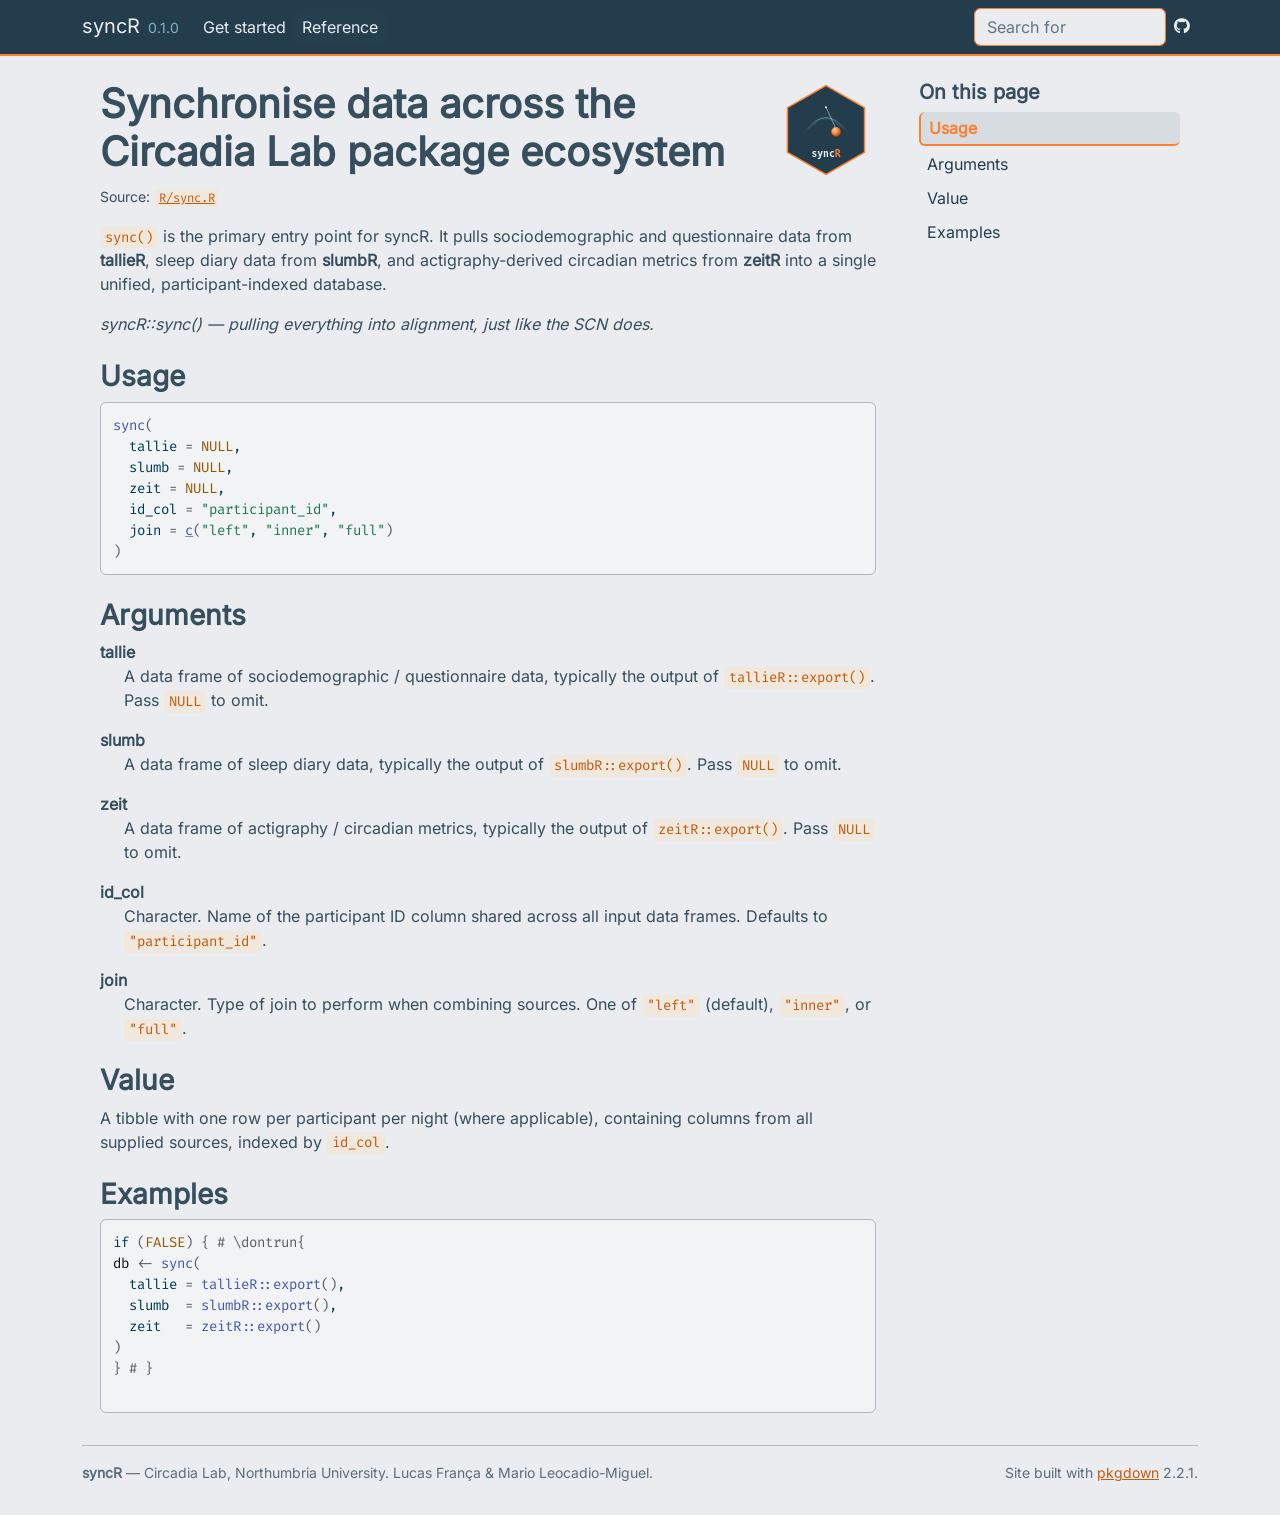
<file: reference/sync.html>
<!DOCTYPE html>
<!-- Generated by pkgdown: do not edit by hand --><html lang="en"><head><meta http-equiv="Content-Type" content="text/html; charset=UTF-8"><meta charset="utf-8"><meta http-equiv="X-UA-Compatible" content="IE=edge"><meta name="viewport" content="width=device-width, initial-scale=1, shrink-to-fit=no"><title>Synchronise data across the Circadia Lab package ecosystem — sync • syncR</title><!-- favicons --><link rel="icon" type="image/png" sizes="96x96" href="../favicon-96x96.png"><link rel="icon" type="”image/svg+xml”" href="../favicon.svg"><link rel="apple-touch-icon" sizes="180x180" href="../apple-touch-icon.png"><link rel="icon" sizes="any" href="../favicon.ico"><link rel="manifest" href="../site.webmanifest"><script src="../deps/jquery-3.6.0/jquery-3.6.0.min.js"></script><meta name="viewport" content="width=device-width, initial-scale=1, shrink-to-fit=no"><link href="../deps/bootstrap-5.3.8/bootstrap.min.css" rel="stylesheet"><script src="../deps/bootstrap-5.3.8/bootstrap.bundle.min.js"></script><link href="../deps/Inter-0.4.10/font.css" rel="stylesheet"><link href="../deps/Fira_Code-0.4.10/font.css" rel="stylesheet"><link href="../deps/font-awesome-6.5.2/css/all.min.css" rel="stylesheet"><link href="../deps/font-awesome-6.5.2/css/v4-shims.min.css" rel="stylesheet"><script src="../deps/headroom-0.11.0/headroom.min.js"></script><script src="../deps/headroom-0.11.0/jQuery.headroom.min.js"></script><script src="../deps/bootstrap-toc-1.0.1/bootstrap-toc.min.js"></script><script src="../deps/clipboard.js-2.0.11/clipboard.min.js"></script><script src="../deps/search-1.0.0/autocomplete.jquery.min.js"></script><script src="../deps/search-1.0.0/fuse.min.js"></script><script src="../deps/search-1.0.0/mark.min.js"></script><!-- pkgdown --><script src="../pkgdown.js"></script><meta property="og:title" content="Synchronise data across the Circadia Lab package ecosystem — sync"><meta name="description" content="sync() is the primary entry point for syncR. It pulls sociodemographic and
questionnaire data from tallieR, sleep diary data from slumbR, and
actigraphy-derived circadian metrics from zeitR into a single unified,
participant-indexed database.
syncR::sync() — pulling everything into alignment, just like the SCN does."><meta property="og:description" content="sync() is the primary entry point for syncR. It pulls sociodemographic and
questionnaire data from tallieR, sleep diary data from slumbR, and
actigraphy-derived circadian metrics from zeitR into a single unified,
participant-indexed database.
syncR::sync() — pulling everything into alignment, just like the SCN does."><meta property="og:image" content="https://syncr.circadia-lab.uk/logo.svg"><meta property="og:image" content="https://syncr.circadia-lab.uk/logo.png"><meta property="og:image:width" content="1080"><meta property="og:image:height" content="1080"><meta property="og:image:type" content="image/png"><meta name="twitter:card" content="summary"><meta name="twitter:image" content="https://syncr.circadia-lab.uk/logo.png"><!-- Fathom - beautiful, simple website analytics --><script src="https://cdn.usefathom.com/script.js" data-site="NKUSHGRU" defer></script><!-- / Fathom --><link rel="mask-icon" href="/safari-pinned-tab.svg" color="#FE7F2D"><meta name="msapplication-TileColor" content="#233D4D"><meta name="theme-color" content="#233D4D"><style>
  /* ── Navbar ── */
  .navbar {
    background-color: #233D4D !important;
    border-bottom: 2px solid #FE7F2D;
  }
  .navbar .navbar-brand,
  .navbar-nav .nav-link,
  .navbar-nav .nav-link:hover,
  .navbar .navbar-toggler-icon,
  .navbar form .btn {
    color: #EAECF0 !important;
  }
  .navbar-nav .nav-link:hover { opacity: 0.8; }
  .navbar-nav .nav-link.active {
    color: #EAECF0 !important;
    border-bottom: 2px solid #FE7F2D;
  }

  /* ── Navbar logo size ── */
  .navbar-brand img { height: 40px; width: auto; }

  /* ── Remove border under page title ── */
  .page-header { border-bottom: none !important; }

  /* ── Sidebar TOC links ── */
  .sidebar .nav-link,
  .sidebar a,
  #toc a,
  #toc .nav-link {
    color: #233D4D !important;
  }
  .sidebar .nav-link:hover,
  .sidebar a:hover,
  #toc a:hover {
    color: #FE7F2D !important;
  }
  .sidebar .nav-link.active,
  #toc .nav-link.active {
    color: #FE7F2D !important;
    border-left: 2px solid #FE7F2D;
    font-weight: 600;
  }

  /* ── text-muted ── */
  .text-muted { color: #7FB5C8 !important; }

  /* ── Sidebar border ── */
  .sidebar { border-left: 3px solid #FE7F2D; padding-left: 1rem; }

  /* ── Reference index section headers ── */
  .reference-index h2 {
    color: #FE7F2D;
    font-size: 0.8rem;
    text-transform: uppercase;
    letter-spacing: 0.08em;
  }

  /* ── Inline code ── */
  code {
    color: #C45A0E;
    background: #F0E8DC;
    border-radius: 4px;
    padding: 0.1em 0.35em;
  }

  /* ── Links ── */
  a { color: #C45A0E; }
  a:hover { color: #FE7F2D; }

  /* ── Footer ── */
  .footer { background: #233D4D; color: #EAECF0; padding: 1.5rem 0; }
  .footer a { color: #FE7F2D; }

  /* ── Search ── */
  #search-input { border-color: #FE7F2D; }

  /* ── Buttons ── */
  .btn-primary {
    background-color: #FE7F2D !important;
    border-color: #FE7F2D !important;
    color: #233D4D !important;
  }
  .btn-primary:hover {
    background-color: #C45A0E !important;
    border-color: #C45A0E !important;
  }
</style></head><body>
    <a href="#main" class="visually-hidden-focusable">Skip to contents</a>


    <nav class="navbar navbar-expand-lg fixed-top bg-light" data-bs-theme="light" aria-label="Site navigation"><div class="container">

    <a class="navbar-brand me-2" href="../index.html">syncR</a>

    <small class="nav-text text-muted me-auto" data-bs-toggle="tooltip" data-bs-placement="bottom" title="">0.1.0</small>


    <button class="navbar-toggler" type="button" data-bs-toggle="collapse" data-bs-target="#navbar" aria-controls="navbar" aria-expanded="false" aria-label="Toggle navigation">
      <span class="navbar-toggler-icon"></span>
    </button>

    <div id="navbar" class="collapse navbar-collapse ms-3">
      <ul class="navbar-nav me-auto"><li class="nav-item"><a class="nav-link" href="../articles/syncR.html">Get started</a></li>
<li class="active nav-item"><a class="nav-link" href="../reference/index.html">Reference</a></li>
      </ul><ul class="navbar-nav"><li class="nav-item"><form class="form-inline" role="search">
 <input class="form-control" type="search" name="search-input" id="search-input" autocomplete="off" aria-label="Search site" placeholder="Search for" data-search-index="../search.json"></form></li>
<li class="nav-item"><a class="external-link nav-link" href="https://github.com/circadia-bio/syncR" aria-label="GitHub"><span class="fa fab fa-github"></span></a></li>
      </ul></div>


  </div>
</nav><div class="container template-reference-topic">
<div class="row">
  <main id="main" class="col-md-9"><div class="page-header">
      <img src="../logo.svg" class="logo" alt=""><h1>Synchronise data across the Circadia Lab package ecosystem</h1>
      <small class="dont-index">Source: <a href="https://github.com/circadia-bio/syncR/blob/main/R/sync.R" class="external-link"><code>R/sync.R</code></a></small>
      <div class="d-none name"><code>sync.Rd</code></div>
    </div>

    <div class="ref-description section level2">
    <p><code>sync()</code> is the primary entry point for syncR. It pulls sociodemographic and
questionnaire data from <strong>tallieR</strong>, sleep diary data from <strong>slumbR</strong>, and
actigraphy-derived circadian metrics from <strong>zeitR</strong> into a single unified,
participant-indexed database.</p>
<p><em>syncR::sync() — pulling everything into alignment, just like the SCN does.</em></p>
    </div>

    <div class="section level2">
    <h2 id="ref-usage">Usage<a class="anchor" aria-label="anchor" href="#ref-usage"></a></h2>
    <div class="sourceCode"><pre class="sourceCode r"><code><span><span class="fu">sync</span><span class="op">(</span></span>
<span>  tallie <span class="op">=</span> <span class="cn">NULL</span>,</span>
<span>  slumb <span class="op">=</span> <span class="cn">NULL</span>,</span>
<span>  zeit <span class="op">=</span> <span class="cn">NULL</span>,</span>
<span>  id_col <span class="op">=</span> <span class="st">"participant_id"</span>,</span>
<span>  join <span class="op">=</span> <span class="fu"><a href="https://rdrr.io/r/base/c.html" class="external-link">c</a></span><span class="op">(</span><span class="st">"left"</span>, <span class="st">"inner"</span>, <span class="st">"full"</span><span class="op">)</span></span>
<span><span class="op">)</span></span></code></pre></div>
    </div>

    <div class="section level2">
    <h2 id="arguments">Arguments<a class="anchor" aria-label="anchor" href="#arguments"></a></h2>


<dl><dt id="arg-tallie">tallie<a class="anchor" aria-label="anchor" href="#arg-tallie"></a></dt>
<dd><p>A data frame of sociodemographic / questionnaire data, typically
the output of <code>tallieR::export()</code>. Pass <code>NULL</code> to omit.</p></dd>


<dt id="arg-slumb">slumb<a class="anchor" aria-label="anchor" href="#arg-slumb"></a></dt>
<dd><p>A data frame of sleep diary data, typically the output of
<code>slumbR::export()</code>. Pass <code>NULL</code> to omit.</p></dd>


<dt id="arg-zeit">zeit<a class="anchor" aria-label="anchor" href="#arg-zeit"></a></dt>
<dd><p>A data frame of actigraphy / circadian metrics, typically the
output of <code>zeitR::export()</code>. Pass <code>NULL</code> to omit.</p></dd>


<dt id="arg-id-col">id_col<a class="anchor" aria-label="anchor" href="#arg-id-col"></a></dt>
<dd><p>Character. Name of the participant ID column shared across all
input data frames. Defaults to <code>"participant_id"</code>.</p></dd>


<dt id="arg-join">join<a class="anchor" aria-label="anchor" href="#arg-join"></a></dt>
<dd><p>Character. Type of join to perform when combining sources. One of
<code>"left"</code> (default), <code>"inner"</code>, or <code>"full"</code>.</p></dd>

</dl></div>
    <div class="section level2">
    <h2 id="value">Value<a class="anchor" aria-label="anchor" href="#value"></a></h2>
    <p>A tibble with one row per participant per night (where applicable),
containing columns from all supplied sources, indexed by <code>id_col</code>.</p>
    </div>

    <div class="section level2">
    <h2 id="ref-examples">Examples<a class="anchor" aria-label="anchor" href="#ref-examples"></a></h2>
    <div class="sourceCode"><pre class="sourceCode r"><code><span class="r-in"><span><span class="kw">if</span> <span class="op">(</span><span class="cn">FALSE</span><span class="op">)</span> <span class="op">{</span> <span class="co"># \dontrun{</span></span></span>
<span class="r-in"><span><span class="va">db</span> <span class="op">&lt;-</span> <span class="fu">sync</span><span class="op">(</span></span></span>
<span class="r-in"><span>  tallie <span class="op">=</span> <span class="fu">tallieR</span><span class="fu">::</span><span class="fu">export</span><span class="op">(</span><span class="op">)</span>,</span></span>
<span class="r-in"><span>  slumb  <span class="op">=</span> <span class="fu">slumbR</span><span class="fu">::</span><span class="fu">export</span><span class="op">(</span><span class="op">)</span>,</span></span>
<span class="r-in"><span>  zeit   <span class="op">=</span> <span class="fu">zeitR</span><span class="fu">::</span><span class="fu">export</span><span class="op">(</span><span class="op">)</span></span></span>
<span class="r-in"><span><span class="op">)</span></span></span>
<span class="r-in"><span><span class="op">}</span> <span class="co"># }</span></span></span>
<span class="r-in"><span></span></span>
</code></pre></div>
    </div>
  </main><aside class="col-md-3"><nav id="toc" aria-label="Table of contents"><h2>On this page</h2>
    </nav></aside></div>


    <footer><div class="pkgdown-footer-left">
  <p><strong>syncR</strong> — Circadia Lab, Northumbria University. Lucas França &amp; Mario Leocadio-Miguel.</p>
</div>

<div class="pkgdown-footer-right">
  <p>Site built with <a href="https://pkgdown.r-lib.org/" class="external-link">pkgdown</a> 2.2.1.</p>
</div>

    </footer></div>





  </body></html>
</file>
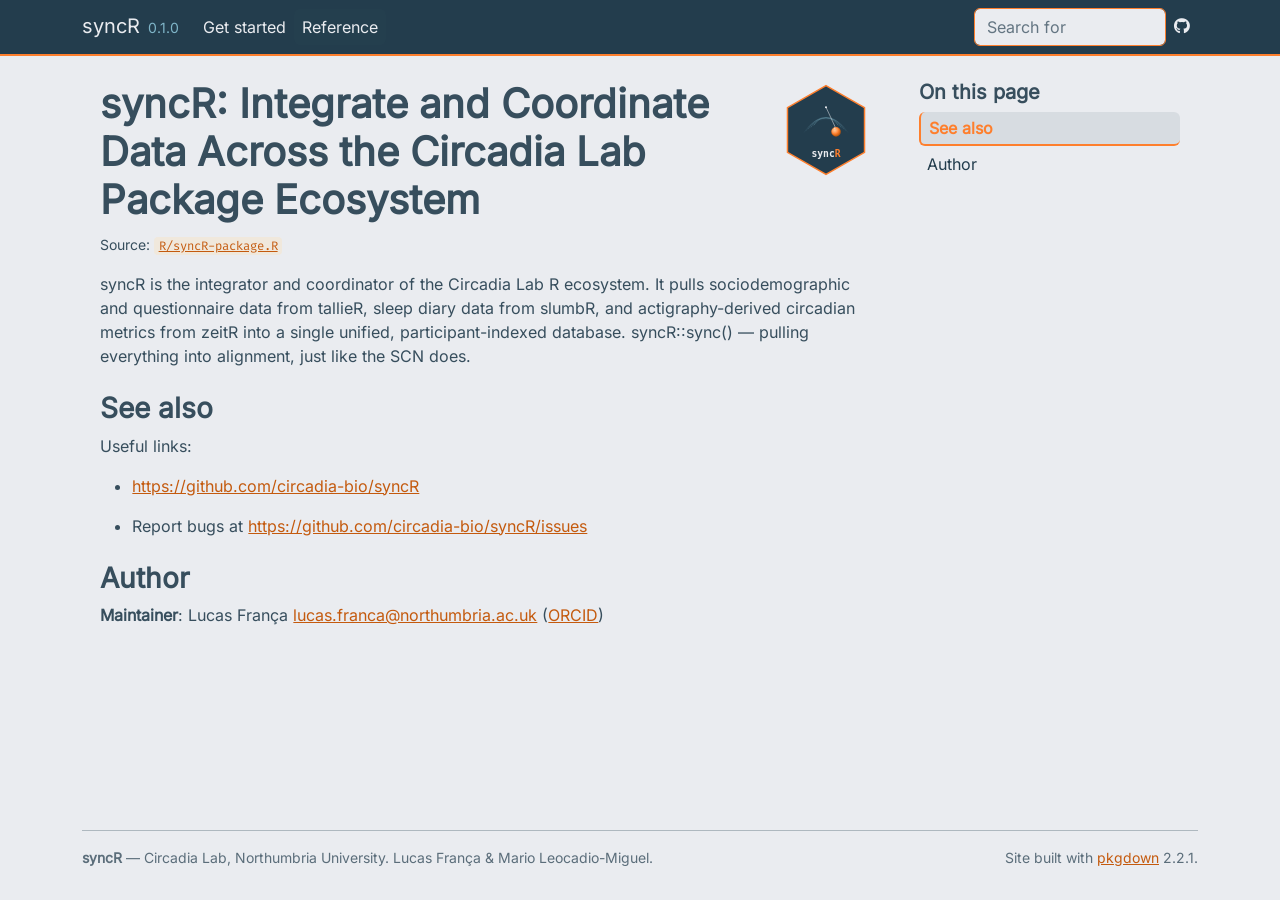
<file: reference/syncR-package.html>
<!DOCTYPE html>
<!-- Generated by pkgdown: do not edit by hand --><html lang="en"><head><meta http-equiv="Content-Type" content="text/html; charset=UTF-8"><meta charset="utf-8"><meta http-equiv="X-UA-Compatible" content="IE=edge"><meta name="viewport" content="width=device-width, initial-scale=1, shrink-to-fit=no"><title>syncR: Integrate and Coordinate Data Across the Circadia Lab Package Ecosystem — syncR-package • syncR</title><!-- favicons --><link rel="icon" type="image/png" sizes="96x96" href="../favicon-96x96.png"><link rel="icon" type="”image/svg+xml”" href="../favicon.svg"><link rel="apple-touch-icon" sizes="180x180" href="../apple-touch-icon.png"><link rel="icon" sizes="any" href="../favicon.ico"><link rel="manifest" href="../site.webmanifest"><script src="../deps/jquery-3.6.0/jquery-3.6.0.min.js"></script><meta name="viewport" content="width=device-width, initial-scale=1, shrink-to-fit=no"><link href="../deps/bootstrap-5.3.8/bootstrap.min.css" rel="stylesheet"><script src="../deps/bootstrap-5.3.8/bootstrap.bundle.min.js"></script><link href="../deps/Inter-0.4.10/font.css" rel="stylesheet"><link href="../deps/Fira_Code-0.4.10/font.css" rel="stylesheet"><link href="../deps/font-awesome-6.5.2/css/all.min.css" rel="stylesheet"><link href="../deps/font-awesome-6.5.2/css/v4-shims.min.css" rel="stylesheet"><script src="../deps/headroom-0.11.0/headroom.min.js"></script><script src="../deps/headroom-0.11.0/jQuery.headroom.min.js"></script><script src="../deps/bootstrap-toc-1.0.1/bootstrap-toc.min.js"></script><script src="../deps/clipboard.js-2.0.11/clipboard.min.js"></script><script src="../deps/search-1.0.0/autocomplete.jquery.min.js"></script><script src="../deps/search-1.0.0/fuse.min.js"></script><script src="../deps/search-1.0.0/mark.min.js"></script><!-- pkgdown --><script src="../pkgdown.js"></script><meta property="og:title" content="syncR: Integrate and Coordinate Data Across the Circadia Lab Package Ecosystem — syncR-package"><meta name="description" content="syncR is the integrator and coordinator of the Circadia Lab R ecosystem. It pulls sociodemographic and questionnaire data from tallieR, sleep diary data from slumbR, and actigraphy-derived circadian metrics from zeitR into a single unified, participant-indexed database. syncR::sync() — pulling everything into alignment, just like the SCN does."><meta property="og:description" content="syncR is the integrator and coordinator of the Circadia Lab R ecosystem. It pulls sociodemographic and questionnaire data from tallieR, sleep diary data from slumbR, and actigraphy-derived circadian metrics from zeitR into a single unified, participant-indexed database. syncR::sync() — pulling everything into alignment, just like the SCN does."><meta property="og:image" content="https://syncr.circadia-lab.uk/logo.svg"><meta property="og:image" content="https://syncr.circadia-lab.uk/logo.png"><meta property="og:image:width" content="1080"><meta property="og:image:height" content="1080"><meta property="og:image:type" content="image/png"><meta name="twitter:card" content="summary"><meta name="twitter:image" content="https://syncr.circadia-lab.uk/logo.png"><!-- Fathom - beautiful, simple website analytics --><script src="https://cdn.usefathom.com/script.js" data-site="NKUSHGRU" defer></script><!-- / Fathom --><link rel="mask-icon" href="/safari-pinned-tab.svg" color="#FE7F2D"><meta name="msapplication-TileColor" content="#233D4D"><meta name="theme-color" content="#233D4D"><style>
  /* ── Navbar ── */
  .navbar {
    background-color: #233D4D !important;
    border-bottom: 2px solid #FE7F2D;
  }
  .navbar .navbar-brand,
  .navbar-nav .nav-link,
  .navbar-nav .nav-link:hover,
  .navbar .navbar-toggler-icon,
  .navbar form .btn {
    color: #EAECF0 !important;
  }
  .navbar-nav .nav-link:hover { opacity: 0.8; }
  .navbar-nav .nav-link.active {
    color: #EAECF0 !important;
    border-bottom: 2px solid #FE7F2D;
  }

  /* ── Navbar logo size ── */
  .navbar-brand img { height: 40px; width: auto; }

  /* ── Remove border under page title ── */
  .page-header { border-bottom: none !important; }

  /* ── Sidebar TOC links ── */
  .sidebar .nav-link,
  .sidebar a,
  #toc a,
  #toc .nav-link {
    color: #233D4D !important;
  }
  .sidebar .nav-link:hover,
  .sidebar a:hover,
  #toc a:hover {
    color: #FE7F2D !important;
  }
  .sidebar .nav-link.active,
  #toc .nav-link.active {
    color: #FE7F2D !important;
    border-left: 2px solid #FE7F2D;
    font-weight: 600;
  }

  /* ── text-muted ── */
  .text-muted { color: #7FB5C8 !important; }

  /* ── Sidebar border ── */
  .sidebar { border-left: 3px solid #FE7F2D; padding-left: 1rem; }

  /* ── Reference index section headers ── */
  .reference-index h2 {
    color: #FE7F2D;
    font-size: 0.8rem;
    text-transform: uppercase;
    letter-spacing: 0.08em;
  }

  /* ── Inline code ── */
  code {
    color: #C45A0E;
    background: #F0E8DC;
    border-radius: 4px;
    padding: 0.1em 0.35em;
  }

  /* ── Links ── */
  a { color: #C45A0E; }
  a:hover { color: #FE7F2D; }

  /* ── Footer ── */
  .footer { background: #233D4D; color: #EAECF0; padding: 1.5rem 0; }
  .footer a { color: #FE7F2D; }

  /* ── Search ── */
  #search-input { border-color: #FE7F2D; }

  /* ── Buttons ── */
  .btn-primary {
    background-color: #FE7F2D !important;
    border-color: #FE7F2D !important;
    color: #233D4D !important;
  }
  .btn-primary:hover {
    background-color: #C45A0E !important;
    border-color: #C45A0E !important;
  }
</style></head><body>
    <a href="#main" class="visually-hidden-focusable">Skip to contents</a>


    <nav class="navbar navbar-expand-lg fixed-top bg-light" data-bs-theme="light" aria-label="Site navigation"><div class="container">

    <a class="navbar-brand me-2" href="../index.html">syncR</a>

    <small class="nav-text text-muted me-auto" data-bs-toggle="tooltip" data-bs-placement="bottom" title="">0.1.0</small>


    <button class="navbar-toggler" type="button" data-bs-toggle="collapse" data-bs-target="#navbar" aria-controls="navbar" aria-expanded="false" aria-label="Toggle navigation">
      <span class="navbar-toggler-icon"></span>
    </button>

    <div id="navbar" class="collapse navbar-collapse ms-3">
      <ul class="navbar-nav me-auto"><li class="nav-item"><a class="nav-link" href="../articles/syncR.html">Get started</a></li>
<li class="active nav-item"><a class="nav-link" href="../reference/index.html">Reference</a></li>
      </ul><ul class="navbar-nav"><li class="nav-item"><form class="form-inline" role="search">
 <input class="form-control" type="search" name="search-input" id="search-input" autocomplete="off" aria-label="Search site" placeholder="Search for" data-search-index="../search.json"></form></li>
<li class="nav-item"><a class="external-link nav-link" href="https://github.com/circadia-bio/syncR" aria-label="GitHub"><span class="fa fab fa-github"></span></a></li>
      </ul></div>


  </div>
</nav><div class="container template-reference-topic">
<div class="row">
  <main id="main" class="col-md-9"><div class="page-header">
      <img src="../logo.svg" class="logo" alt=""><h1>syncR: Integrate and Coordinate Data Across the Circadia Lab Package Ecosystem</h1>
      <small class="dont-index">Source: <a href="https://github.com/circadia-bio/syncR/blob/main/R/syncR-package.R" class="external-link"><code>R/syncR-package.R</code></a></small>
      <div class="d-none name"><code>syncR-package.Rd</code></div>
    </div>

    <div class="ref-description section level2">
    <p>syncR is the integrator and coordinator of the Circadia Lab R ecosystem. It pulls sociodemographic and questionnaire data from tallieR, sleep diary data from slumbR, and actigraphy-derived circadian metrics from zeitR into a single unified, participant-indexed database. syncR::sync() — pulling everything into alignment, just like the SCN does.</p>
    </div>


    <div class="section level2">
    <h2 id="see-also">See also<a class="anchor" aria-label="anchor" href="#see-also"></a></h2>
    <div class="dont-index"><p>Useful links:</p><ul><li><p><a href="https://github.com/circadia-bio/syncR" class="external-link">https://github.com/circadia-bio/syncR</a></p></li>
<li><p>Report bugs at <a href="https://github.com/circadia-bio/syncR/issues" class="external-link">https://github.com/circadia-bio/syncR/issues</a></p></li>
</ul></div>
    </div>
    <div class="section level2">
    <h2 id="author">Author<a class="anchor" aria-label="anchor" href="#author"></a></h2>
    <p><strong>Maintainer</strong>: Lucas França <a href="mailto:lucas.franca@northumbria.ac.uk">lucas.franca@northumbria.ac.uk</a> (<a href="https://orcid.org/YOUR-ORCID-HERE" class="external-link">ORCID</a>)</p>
    </div>

  </main><aside class="col-md-3"><nav id="toc" aria-label="Table of contents"><h2>On this page</h2>
    </nav></aside></div>


    <footer><div class="pkgdown-footer-left">
  <p><strong>syncR</strong> — Circadia Lab, Northumbria University. Lucas França &amp; Mario Leocadio-Miguel.</p>
</div>

<div class="pkgdown-footer-right">
  <p>Site built with <a href="https://pkgdown.r-lib.org/" class="external-link">pkgdown</a> 2.2.1.</p>
</div>

    </footer></div>





  </body></html>
</file>
<file: deps/Inter-0.4.10/font.css>
/* cyrillic-ext */
@font-face {
  font-family: 'Inter';
  font-style: normal;
  font-weight: 400;
  font-display: swap;
  src: url(UcCO3FwrK3iLTeHuS_nVMrMxCp50SjIw2boKoduKmMEVuLyfAZJhiI2B.woff2) format('woff2');
  unicode-range: U+0460-052F, U+1C80-1C8A, U+20B4, U+2DE0-2DFF, U+A640-A69F, U+FE2E-FE2F;
}
/* cyrillic */
@font-face {
  font-family: 'Inter';
  font-style: normal;
  font-weight: 400;
  font-display: swap;
  src: url(UcCO3FwrK3iLTeHuS_nVMrMxCp50SjIw2boKoduKmMEVuLyfAZthiI2B.woff2) format('woff2');
  unicode-range: U+0301, U+0400-045F, U+0490-0491, U+04B0-04B1, U+2116;
}
/* greek-ext */
@font-face {
  font-family: 'Inter';
  font-style: normal;
  font-weight: 400;
  font-display: swap;
  src: url(UcCO3FwrK3iLTeHuS_nVMrMxCp50SjIw2boKoduKmMEVuLyfAZNhiI2B.woff2) format('woff2');
  unicode-range: U+1F00-1FFF;
}
/* greek */
@font-face {
  font-family: 'Inter';
  font-style: normal;
  font-weight: 400;
  font-display: swap;
  src: url(UcCO3FwrK3iLTeHuS_nVMrMxCp50SjIw2boKoduKmMEVuLyfAZxhiI2B.woff2) format('woff2');
  unicode-range: U+0370-0377, U+037A-037F, U+0384-038A, U+038C, U+038E-03A1, U+03A3-03FF;
}
/* vietnamese */
@font-face {
  font-family: 'Inter';
  font-style: normal;
  font-weight: 400;
  font-display: swap;
  src: url(UcCO3FwrK3iLTeHuS_nVMrMxCp50SjIw2boKoduKmMEVuLyfAZBhiI2B.woff2) format('woff2');
  unicode-range: U+0102-0103, U+0110-0111, U+0128-0129, U+0168-0169, U+01A0-01A1, U+01AF-01B0, U+0300-0301, U+0303-0304, U+0308-0309, U+0323, U+0329, U+1EA0-1EF9, U+20AB;
}
/* latin-ext */
@font-face {
  font-family: 'Inter';
  font-style: normal;
  font-weight: 400;
  font-display: swap;
  src: url(UcCO3FwrK3iLTeHuS_nVMrMxCp50SjIw2boKoduKmMEVuLyfAZFhiI2B.woff2) format('woff2');
  unicode-range: U+0100-02BA, U+02BD-02C5, U+02C7-02CC, U+02CE-02D7, U+02DD-02FF, U+0304, U+0308, U+0329, U+1D00-1DBF, U+1E00-1E9F, U+1EF2-1EFF, U+2020, U+20A0-20AB, U+20AD-20C0, U+2113, U+2C60-2C7F, U+A720-A7FF;
}
/* latin */
@font-face {
  font-family: 'Inter';
  font-style: normal;
  font-weight: 400;
  font-display: swap;
  src: url(UcCO3FwrK3iLTeHuS_nVMrMxCp50SjIw2boKoduKmMEVuLyfAZ9hiA.woff2) format('woff2');
  unicode-range: U+0000-00FF, U+0131, U+0152-0153, U+02BB-02BC, U+02C6, U+02DA, U+02DC, U+0304, U+0308, U+0329, U+2000-206F, U+20AC, U+2122, U+2191, U+2193, U+2212, U+2215, U+FEFF, U+FFFD;
}
</file>
<file: deps/Fira_Code-0.4.10/font.css>
/* cyrillic-ext */
@font-face {
  font-family: 'Fira Code';
  font-style: normal;
  font-weight: 400;
  font-display: swap;
  src: url(uU9eCBsR6Z2vfE9aq3bL0fxyUs4tcw4W_D1sJV37Nv7g.woff2) format('woff2');
  unicode-range: U+0460-052F, U+1C80-1C8A, U+20B4, U+2DE0-2DFF, U+A640-A69F, U+FE2E-FE2F;
}
/* cyrillic */
@font-face {
  font-family: 'Fira Code';
  font-style: normal;
  font-weight: 400;
  font-display: swap;
  src: url(uU9eCBsR6Z2vfE9aq3bL0fxyUs4tcw4W_D1sJVT7Nv7g.woff2) format('woff2');
  unicode-range: U+0301, U+0400-045F, U+0490-0491, U+04B0-04B1, U+2116;
}
/* greek-ext */
@font-face {
  font-family: 'Fira Code';
  font-style: normal;
  font-weight: 400;
  font-display: swap;
  src: url(uU9eCBsR6Z2vfE9aq3bL0fxyUs4tcw4W_D1sJVz7Nv7g.woff2) format('woff2');
  unicode-range: U+1F00-1FFF;
}
/* greek */
@font-face {
  font-family: 'Fira Code';
  font-style: normal;
  font-weight: 400;
  font-display: swap;
  src: url(uU9eCBsR6Z2vfE9aq3bL0fxyUs4tcw4W_D1sJVP7Nv7g.woff2) format('woff2');
  unicode-range: U+0370-0377, U+037A-037F, U+0384-038A, U+038C, U+038E-03A1, U+03A3-03FF;
}
/* symbols2 */
@font-face {
  font-family: 'Fira Code';
  font-style: normal;
  font-weight: 400;
  font-display: swap;
  src: url(uU9eCBsR6Z2vfE9aq3bL0fxyUs4tcw4W_D1sJeraE8PZqw.woff2) format('woff2');
  unicode-range: U+2000-2001, U+2004-2008, U+200A, U+23B8-23BD, U+2500-259F;
}
/* latin-ext */
@font-face {
  font-family: 'Fira Code';
  font-style: normal;
  font-weight: 400;
  font-display: swap;
  src: url(uU9eCBsR6Z2vfE9aq3bL0fxyUs4tcw4W_D1sJV77Nv7g.woff2) format('woff2');
  unicode-range: U+0100-02BA, U+02BD-02C5, U+02C7-02CC, U+02CE-02D7, U+02DD-02FF, U+0304, U+0308, U+0329, U+1D00-1DBF, U+1E00-1E9F, U+1EF2-1EFF, U+2020, U+20A0-20AB, U+20AD-20C0, U+2113, U+2C60-2C7F, U+A720-A7FF;
}
/* latin */
@font-face {
  font-family: 'Fira Code';
  font-style: normal;
  font-weight: 400;
  font-display: swap;
  src: url(uU9eCBsR6Z2vfE9aq3bL0fxyUs4tcw4W_D1sJVD7Ng.woff2) format('woff2');
  unicode-range: U+0000-00FF, U+0131, U+0152-0153, U+02BB-02BC, U+02C6, U+02DA, U+02DC, U+0304, U+0308, U+0329, U+2000-206F, U+20AC, U+2122, U+2191, U+2193, U+2212, U+2215, U+FEFF, U+FFFD;
}
</file>
<file: deps/font-awesome-6.5.2/css/v4-shims.min.css>
/*!
 * Font Awesome Free 6.5.2 by @fontawesome - https://fontawesome.com
 * License - https://fontawesome.com/license/free (Icons: CC BY 4.0, Fonts: SIL OFL 1.1, Code: MIT License)
 * Copyright 2024 Fonticons, Inc.
 */
.fa.fa-glass:before{content:"\f000"}.fa.fa-envelope-o{font-family:"Font Awesome 6 Free";font-weight:400}.fa.fa-envelope-o:before{content:"\f0e0"}.fa.fa-star-o{font-family:"Font Awesome 6 Free";font-weight:400}.fa.fa-star-o:before{content:"\f005"}.fa.fa-close:before,.fa.fa-remove:before{content:"\f00d"}.fa.fa-gear:before{content:"\f013"}.fa.fa-trash-o{font-family:"Font Awesome 6 Free";font-weight:400}.fa.fa-trash-o:before{content:"\f2ed"}.fa.fa-home:before{content:"\f015"}.fa.fa-file-o{font-family:"Font Awesome 6 Free";font-weight:400}.fa.fa-file-o:before{content:"\f15b"}.fa.fa-clock-o{font-family:"Font Awesome 6 Free";font-weight:400}.fa.fa-clock-o:before{content:"\f017"}.fa.fa-arrow-circle-o-down{font-family:"Font Awesome 6 Free";font-weight:400}.fa.fa-arrow-circle-o-down:before{content:"\f358"}.fa.fa-arrow-circle-o-up{font-family:"Font Awesome 6 Free";font-weight:400}.fa.fa-arrow-circle-o-up:before{content:"\f35b"}.fa.fa-play-circle-o{font-family:"Font Awesome 6 Free";font-weight:400}.fa.fa-play-circle-o:before{content:"\f144"}.fa.fa-repeat:before,.fa.fa-rotate-right:before{content:"\f01e"}.fa.fa-refresh:before{content:"\f021"}.fa.fa-list-alt{font-family:"Font Awesome 6 Free";font-weight:400}.fa.fa-list-alt:before{content:"\f022"}.fa.fa-dedent:before{content:"\f03b"}.fa.fa-video-camera:before{content:"\f03d"}.fa.fa-picture-o{font-family:"Font Awesome 6 Free";font-weight:400}.fa.fa-picture-o:before{content:"\f03e"}.fa.fa-photo{font-family:"Font Awesome 6 Free";font-weight:400}.fa.fa-photo:before{content:"\f03e"}.fa.fa-image{font-family:"Font Awesome 6 Free";font-weight:400}.fa.fa-image:before{content:"\f03e"}.fa.fa-map-marker:before{content:"\f3c5"}.fa.fa-pencil-square-o{font-family:"Font Awesome 6 Free";font-weight:400}.fa.fa-pencil-square-o:before{content:"\f044"}.fa.fa-edit{font-family:"Font Awesome 6 Free";font-weight:400}.fa.fa-edit:before{content:"\f044"}.fa.fa-share-square-o:before{content:"\f14d"}.fa.fa-check-square-o{font-family:"Font Awesome 6 Free";font-weight:400}.fa.fa-check-square-o:before{content:"\f14a"}.fa.fa-arrows:before{content:"\f0b2"}.fa.fa-times-circle-o{font-family:"Font Awesome 6 Free";font-weight:400}.fa.fa-times-circle-o:before{content:"\f057"}.fa.fa-check-circle-o{font-family:"Font Awesome 6 Free";font-weight:400}.fa.fa-check-circle-o:before{content:"\f058"}.fa.fa-mail-forward:before{content:"\f064"}.fa.fa-expand:before{content:"\f424"}.fa.fa-compress:before{content:"\f422"}.fa.fa-eye,.fa.fa-eye-slash{font-family:"Font Awesome 6 Free";font-weight:400}.fa.fa-warning:before{content:"\f071"}.fa.fa-calendar:before{content:"\f073"}.fa.fa-arrows-v:before{content:"\f338"}.fa.fa-arrows-h:before{content:"\f337"}.fa.fa-bar-chart-o:before,.fa.fa-bar-chart:before{content:"\e0e3"}.fa.fa-twitter-square{font-family:"Font Awesome 6 Brands";font-weight:400}.fa.fa-twitter-square:before{content:"\f081"}.fa.fa-facebook-square{font-family:"Font Awesome 6 Brands";font-weight:400}.fa.fa-facebook-square:before{content:"\f082"}.fa.fa-gears:before{content:"\f085"}.fa.fa-thumbs-o-up{font-family:"Font Awesome 6 Free";font-weight:400}.fa.fa-thumbs-o-up:before{content:"\f164"}.fa.fa-thumbs-o-down{font-family:"Font Awesome 6 Free";font-weight:400}.fa.fa-thumbs-o-down:before{content:"\f165"}.fa.fa-heart-o{font-family:"Font Awesome 6 Free";font-weight:400}.fa.fa-heart-o:before{content:"\f004"}.fa.fa-sign-out:before{content:"\f2f5"}.fa.fa-linkedin-square{font-family:"Font Awesome 6 Brands";font-weight:400}.fa.fa-linkedin-square:before{content:"\f08c"}.fa.fa-thumb-tack:before{content:"\f08d"}.fa.fa-external-link:before{content:"\f35d"}.fa.fa-sign-in:before{content:"\f2f6"}.fa.fa-github-square{font-family:"Font Awesome 6 Brands";font-weight:400}.fa.fa-github-square:before{content:"\f092"}.fa.fa-lemon-o{font-family:"Font Awesome 6 Free";font-weight:400}.fa.fa-lemon-o:before{content:"\f094"}.fa.fa-square-o{font-family:"Font Awesome 6 Free";font-weight:400}.fa.fa-square-o:before{content:"\f0c8"}.fa.fa-bookmark-o{font-family:"Font Awesome 6 Free";font-weight:400}.fa.fa-bookmark-o:before{content:"\f02e"}.fa.fa-facebook,.fa.fa-twitter{font-family:"Font Awesome 6 Brands";font-weight:400}.fa.fa-facebook:before{content:"\f39e"}.fa.fa-facebook-f{font-family:"Font Awesome 6 Brands";font-weight:400}.fa.fa-facebook-f:before{content:"\f39e"}.fa.fa-github{font-family:"Font Awesome 6 Brands";font-weight:400}.fa.fa-credit-card{font-family:"Font Awesome 6 Free";font-weight:400}.fa.fa-feed:before{content:"\f09e"}.fa.fa-hdd-o{font-family:"Font Awesome 6 Free";font-weight:400}.fa.fa-hdd-o:before{content:"\f0a0"}.fa.fa-hand-o-right{font-family:"Font Awesome 6 Free";font-weight:400}.fa.fa-hand-o-right:before{content:"\f0a4"}.fa.fa-hand-o-left{font-family:"Font Awesome 6 Free";font-weight:400}.fa.fa-hand-o-left:before{content:"\f0a5"}.fa.fa-hand-o-up{font-family:"Font Awesome 6 Free";font-weight:400}.fa.fa-hand-o-up:before{content:"\f0a6"}.fa.fa-hand-o-down{font-family:"Font Awesome 6 Free";font-weight:400}.fa.fa-hand-o-down:before{content:"\f0a7"}.fa.fa-globe:before{content:"\f57d"}.fa.fa-tasks:before{content:"\f828"}.fa.fa-arrows-alt:before{content:"\f31e"}.fa.fa-group:before{content:"\f0c0"}.fa.fa-chain:before{content:"\f0c1"}.fa.fa-cut:before{content:"\f0c4"}.fa.fa-files-o{font-family:"Font Awesome 6 Free";font-weight:400}.fa.fa-files-o:before{content:"\f0c5"}.fa.fa-floppy-o{font-family:"Font Awesome 6 Free";font-weight:400}.fa.fa-floppy-o:before{content:"\f0c7"}.fa.fa-save{font-family:"Font Awesome 6 Free";font-weight:400}.fa.fa-save:before{content:"\f0c7"}.fa.fa-navicon:before,.fa.fa-reorder:before{content:"\f0c9"}.fa.fa-magic:before{content:"\e2ca"}.fa.fa-pinterest,.fa.fa-pinterest-square{font-family:"Font Awesome 6 Brands";font-weight:400}.fa.fa-pinterest-square:before{content:"\f0d3"}.fa.fa-google-plus-square{font-family:"Font Awesome 6 Brands";font-weight:400}.fa.fa-google-plus-square:before{content:"\f0d4"}.fa.fa-google-plus{font-family:"Font Awesome 6 Brands";font-weight:400}.fa.fa-google-plus:before{content:"\f0d5"}.fa.fa-money:before{content:"\f3d1"}.fa.fa-unsorted:before{content:"\f0dc"}.fa.fa-sort-desc:before{content:"\f0dd"}.fa.fa-sort-asc:before{content:"\f0de"}.fa.fa-linkedin{font-family:"Font Awesome 6 Brands";font-weight:400}.fa.fa-linkedin:before{content:"\f0e1"}.fa.fa-rotate-left:before{content:"\f0e2"}.fa.fa-legal:before{content:"\f0e3"}.fa.fa-dashboard:before,.fa.fa-tachometer:before{content:"\f625"}.fa.fa-comment-o{font-family:"Font Awesome 6 Free";font-weight:400}.fa.fa-comment-o:before{content:"\f075"}.fa.fa-comments-o{font-family:"Font Awesome 6 Free";font-weight:400}.fa.fa-comments-o:before{content:"\f086"}.fa.fa-flash:before{content:"\f0e7"}.fa.fa-clipboard:before{content:"\f0ea"}.fa.fa-lightbulb-o{font-family:"Font Awesome 6 Free";font-weight:400}.fa.fa-lightbulb-o:before{content:"\f0eb"}.fa.fa-exchange:before{content:"\f362"}.fa.fa-cloud-download:before{content:"\f0ed"}.fa.fa-cloud-upload:before{content:"\f0ee"}.fa.fa-bell-o{font-family:"Font Awesome 6 Free";font-weight:400}.fa.fa-bell-o:before{content:"\f0f3"}.fa.fa-cutlery:before{content:"\f2e7"}.fa.fa-file-text-o{font-family:"Font Awesome 6 Free";font-weight:400}.fa.fa-file-text-o:before{content:"\f15c"}.fa.fa-building-o{font-family:"Font Awesome 6 Free";font-weight:400}.fa.fa-building-o:before{content:"\f1ad"}.fa.fa-hospital-o{font-family:"Font Awesome 6 Free";font-weight:400}.fa.fa-hospital-o:before{content:"\f0f8"}.fa.fa-tablet:before{content:"\f3fa"}.fa.fa-mobile-phone:before,.fa.fa-mobile:before{content:"\f3cd"}.fa.fa-circle-o{font-family:"Font Awesome 6 Free";font-weight:400}.fa.fa-circle-o:before{content:"\f111"}.fa.fa-mail-reply:before{content:"\f3e5"}.fa.fa-github-alt{font-family:"Font Awesome 6 Brands";font-weight:400}.fa.fa-folder-o{font-family:"Font Awesome 6 Free";font-weight:400}.fa.fa-folder-o:before{content:"\f07b"}.fa.fa-folder-open-o{font-family:"Font Awesome 6 Free";font-weight:400}.fa.fa-folder-open-o:before{content:"\f07c"}.fa.fa-smile-o{font-family:"Font Awesome 6 Free";font-weight:400}.fa.fa-smile-o:before{content:"\f118"}.fa.fa-frown-o{font-family:"Font Awesome 6 Free";font-weight:400}.fa.fa-frown-o:before{content:"\f119"}.fa.fa-meh-o{font-family:"Font Awesome 6 Free";font-weight:400}.fa.fa-meh-o:before{content:"\f11a"}.fa.fa-keyboard-o{font-family:"Font Awesome 6 Free";font-weight:400}.fa.fa-keyboard-o:before{content:"\f11c"}.fa.fa-flag-o{font-family:"Font Awesome 6 Free";font-weight:400}.fa.fa-flag-o:before{content:"\f024"}.fa.fa-mail-reply-all:before{content:"\f122"}.fa.fa-star-half-o{font-family:"Font Awesome 6 Free";font-weight:400}.fa.fa-star-half-o:before{content:"\f5c0"}.fa.fa-star-half-empty{font-family:"Font Awesome 6 Free";font-weight:400}.fa.fa-star-half-empty:before{content:"\f5c0"}.fa.fa-star-half-full{font-family:"Font Awesome 6 Free";font-weight:400}.fa.fa-star-half-full:before{content:"\f5c0"}.fa.fa-code-fork:before{content:"\f126"}.fa.fa-chain-broken:before,.fa.fa-unlink:before{content:"\f127"}.fa.fa-calendar-o{font-family:"Font Awesome 6 Free";font-weight:400}.fa.fa-calendar-o:before{content:"\f133"}.fa.fa-css3,.fa.fa-html5,.fa.fa-maxcdn{font-family:"Font Awesome 6 Brands";font-weight:400}.fa.fa-unlock-alt:before{content:"\f09c"}.fa.fa-minus-square-o{font-family:"Font Awesome 6 Free";font-weight:400}.fa.fa-minus-square-o:before{content:"\f146"}.fa.fa-level-up:before{content:"\f3bf"}.fa.fa-level-down:before{content:"\f3be"}.fa.fa-pencil-square:before{content:"\f14b"}.fa.fa-external-link-square:before{content:"\f360"}.fa.fa-compass{font-family:"Font Awesome 6 Free";font-weight:400}.fa.fa-caret-square-o-down{font-family:"Font Awesome 6 Free";font-weight:400}.fa.fa-caret-square-o-down:before{content:"\f150"}.fa.fa-toggle-down{font-family:"Font Awesome 6 Free";font-weight:400}.fa.fa-toggle-down:before{content:"\f150"}.fa.fa-caret-square-o-up{font-family:"Font Awesome 6 Free";font-weight:400}.fa.fa-caret-square-o-up:before{content:"\f151"}.fa.fa-toggle-up{font-family:"Font Awesome 6 Free";font-weight:400}.fa.fa-toggle-up:before{content:"\f151"}.fa.fa-caret-square-o-right{font-family:"Font Awesome 6 Free";font-weight:400}.fa.fa-caret-square-o-right:before{content:"\f152"}.fa.fa-toggle-right{font-family:"Font Awesome 6 Free";font-weight:400}.fa.fa-toggle-right:before{content:"\f152"}.fa.fa-eur:before,.fa.fa-euro:before{content:"\f153"}.fa.fa-gbp:before{content:"\f154"}.fa.fa-dollar:before,.fa.fa-usd:before{content:"\24"}.fa.fa-inr:before,.fa.fa-rupee:before{content:"\e1bc"}.fa.fa-cny:before,.fa.fa-jpy:before,.fa.fa-rmb:before,.fa.fa-yen:before{content:"\f157"}.fa.fa-rouble:before,.fa.fa-rub:before,.fa.fa-ruble:before{content:"\f158"}.fa.fa-krw:before,.fa.fa-won:before{content:"\f159"}.fa.fa-bitcoin,.fa.fa-btc{font-family:"Font Awesome 6 Brands";font-weight:400}.fa.fa-bitcoin:before{content:"\f15a"}.fa.fa-file-text:before{content:"\f15c"}.fa.fa-sort-alpha-asc:before{content:"\f15d"}.fa.fa-sort-alpha-desc:before{content:"\f881"}.fa.fa-sort-amount-asc:before{content:"\f884"}.fa.fa-sort-amount-desc:before{content:"\f160"}.fa.fa-sort-numeric-asc:before{content:"\f162"}.fa.fa-sort-numeric-desc:before{content:"\f886"}.fa.fa-youtube-square{font-family:"Font Awesome 6 Brands";font-weight:400}.fa.fa-youtube-square:before{content:"\f431"}.fa.fa-xing,.fa.fa-xing-square,.fa.fa-youtube{font-family:"Font Awesome 6 Brands";font-weight:400}.fa.fa-xing-square:before{content:"\f169"}.fa.fa-youtube-play{font-family:"Font Awesome 6 Brands";font-weight:400}.fa.fa-youtube-play:before{content:"\f167"}.fa.fa-adn,.fa.fa-bitbucket,.fa.fa-bitbucket-square,.fa.fa-dropbox,.fa.fa-flickr,.fa.fa-instagram,.fa.fa-stack-overflow{font-family:"Font Awesome 6 Brands";font-weight:400}.fa.fa-bitbucket-square:before{content:"\f171"}.fa.fa-tumblr,.fa.fa-tumblr-square{font-family:"Font Awesome 6 Brands";font-weight:400}.fa.fa-tumblr-square:before{content:"\f174"}.fa.fa-long-arrow-down:before{content:"\f309"}.fa.fa-long-arrow-up:before{content:"\f30c"}.fa.fa-long-arrow-left:before{content:"\f30a"}.fa.fa-long-arrow-right:before{content:"\f30b"}.fa.fa-android,.fa.fa-apple,.fa.fa-dribbble,.fa.fa-foursquare,.fa.fa-gittip,.fa.fa-gratipay,.fa.fa-linux,.fa.fa-skype,.fa.fa-trello,.fa.fa-windows{font-family:"Font Awesome 6 Brands";font-weight:400}.fa.fa-gittip:before{content:"\f184"}.fa.fa-sun-o{font-family:"Font Awesome 6 Free";font-weight:400}.fa.fa-sun-o:before{content:"\f185"}.fa.fa-moon-o{font-family:"Font Awesome 6 Free";font-weight:400}.fa.fa-moon-o:before{content:"\f186"}.fa.fa-pagelines,.fa.fa-renren,.fa.fa-stack-exchange,.fa.fa-vk,.fa.fa-weibo{font-family:"Font Awesome 6 Brands";font-weight:400}.fa.fa-arrow-circle-o-right{font-family:"Font Awesome 6 Free";font-weight:400}.fa.fa-arrow-circle-o-right:before{content:"\f35a"}.fa.fa-arrow-circle-o-left{font-family:"Font Awesome 6 Free";font-weight:400}.fa.fa-arrow-circle-o-left:before{content:"\f359"}.fa.fa-caret-square-o-left{font-family:"Font Awesome 6 Free";font-weight:400}.fa.fa-caret-square-o-left:before{content:"\f191"}.fa.fa-toggle-left{font-family:"Font Awesome 6 Free";font-weight:400}.fa.fa-toggle-left:before{content:"\f191"}.fa.fa-dot-circle-o{font-family:"Font Awesome 6 Free";font-weight:400}.fa.fa-dot-circle-o:before{content:"\f192"}.fa.fa-vimeo-square{font-family:"Font Awesome 6 Brands";font-weight:400}.fa.fa-vimeo-square:before{content:"\f194"}.fa.fa-try:before,.fa.fa-turkish-lira:before{content:"\e2bb"}.fa.fa-plus-square-o{font-family:"Font Awesome 6 Free";font-weight:400}.fa.fa-plus-square-o:before{content:"\f0fe"}.fa.fa-openid,.fa.fa-slack,.fa.fa-wordpress{font-family:"Font Awesome 6 Brands";font-weight:400}.fa.fa-bank:before,.fa.fa-institution:before{content:"\f19c"}.fa.fa-mortar-board:before{content:"\f19d"}.fa.fa-google,.fa.fa-reddit,.fa.fa-reddit-square,.fa.fa-yahoo{font-family:"Font Awesome 6 Brands";font-weight:400}.fa.fa-reddit-square:before{content:"\f1a2"}.fa.fa-behance,.fa.fa-behance-square,.fa.fa-delicious,.fa.fa-digg,.fa.fa-drupal,.fa.fa-joomla,.fa.fa-pied-piper-alt,.fa.fa-pied-piper-pp,.fa.fa-stumbleupon,.fa.fa-stumbleupon-circle{font-family:"Font Awesome 6 Brands";font-weight:400}.fa.fa-behance-square:before{content:"\f1b5"}.fa.fa-steam,.fa.fa-steam-square{font-family:"Font Awesome 6 Brands";font-weight:400}.fa.fa-steam-square:before{content:"\f1b7"}.fa.fa-automobile:before{content:"\f1b9"}.fa.fa-cab:before{content:"\f1ba"}.fa.fa-deviantart,.fa.fa-soundcloud,.fa.fa-spotify{font-family:"Font Awesome 6 Brands";font-weight:400}.fa.fa-file-pdf-o{font-family:"Font Awesome 6 Free";font-weight:400}.fa.fa-file-pdf-o:before{content:"\f1c1"}.fa.fa-file-word-o{font-family:"Font Awesome 6 Free";font-weight:400}.fa.fa-file-word-o:before{content:"\f1c2"}.fa.fa-file-excel-o{font-family:"Font Awesome 6 Free";font-weight:400}.fa.fa-file-excel-o:before{content:"\f1c3"}.fa.fa-file-powerpoint-o{font-family:"Font Awesome 6 Free";font-weight:400}.fa.fa-file-powerpoint-o:before{content:"\f1c4"}.fa.fa-file-image-o{font-family:"Font Awesome 6 Free";font-weight:400}.fa.fa-file-image-o:before{content:"\f1c5"}.fa.fa-file-photo-o{font-family:"Font Awesome 6 Free";font-weight:400}.fa.fa-file-photo-o:before{content:"\f1c5"}.fa.fa-file-picture-o{font-family:"Font Awesome 6 Free";font-weight:400}.fa.fa-file-picture-o:before{content:"\f1c5"}.fa.fa-file-archive-o{font-family:"Font Awesome 6 Free";font-weight:400}.fa.fa-file-archive-o:before{content:"\f1c6"}.fa.fa-file-zip-o{font-family:"Font Awesome 6 Free";font-weight:400}.fa.fa-file-zip-o:before{content:"\f1c6"}.fa.fa-file-audio-o{font-family:"Font Awesome 6 Free";font-weight:400}.fa.fa-file-audio-o:before{content:"\f1c7"}.fa.fa-file-sound-o{font-family:"Font Awesome 6 Free";font-weight:400}.fa.fa-file-sound-o:before{content:"\f1c7"}.fa.fa-file-video-o{font-family:"Font Awesome 6 Free";font-weight:400}.fa.fa-file-video-o:before{content:"\f1c8"}.fa.fa-file-movie-o{font-family:"Font Awesome 6 Free";font-weight:400}.fa.fa-file-movie-o:before{content:"\f1c8"}.fa.fa-file-code-o{font-family:"Font Awesome 6 Free";font-weight:400}.fa.fa-file-code-o:before{content:"\f1c9"}.fa.fa-codepen,.fa.fa-jsfiddle,.fa.fa-vine{font-family:"Font Awesome 6 Brands";font-weight:400}.fa.fa-life-bouy:before,.fa.fa-life-buoy:before,.fa.fa-life-saver:before,.fa.fa-support:before{content:"\f1cd"}.fa.fa-circle-o-notch:before{content:"\f1ce"}.fa.fa-ra,.fa.fa-rebel{font-family:"Font Awesome 6 Brands";font-weight:400}.fa.fa-ra:before{content:"\f1d0"}.fa.fa-resistance{font-family:"Font Awesome 6 Brands";font-weight:400}.fa.fa-resistance:before{content:"\f1d0"}.fa.fa-empire,.fa.fa-ge{font-family:"Font Awesome 6 Brands";font-weight:400}.fa.fa-ge:before{content:"\f1d1"}.fa.fa-git-square{font-family:"Font Awesome 6 Brands";font-weight:400}.fa.fa-git-square:before{content:"\f1d2"}.fa.fa-git,.fa.fa-hacker-news,.fa.fa-y-combinator-square{font-family:"Font Awesome 6 Brands";font-weight:400}.fa.fa-y-combinator-square:before{content:"\f1d4"}.fa.fa-yc-square{font-family:"Font Awesome 6 Brands";font-weight:400}.fa.fa-yc-square:before{content:"\f1d4"}.fa.fa-qq,.fa.fa-tencent-weibo,.fa.fa-wechat,.fa.fa-weixin{font-family:"Font Awesome 6 Brands";font-weight:400}.fa.fa-wechat:before{content:"\f1d7"}.fa.fa-send:before{content:"\f1d8"}.fa.fa-paper-plane-o{font-family:"Font Awesome 6 Free";font-weight:400}.fa.fa-paper-plane-o:before{content:"\f1d8"}.fa.fa-send-o{font-family:"Font Awesome 6 Free";font-weight:400}.fa.fa-send-o:before{content:"\f1d8"}.fa.fa-circle-thin{font-family:"Font Awesome 6 Free";font-weight:400}.fa.fa-circle-thin:before{content:"\f111"}.fa.fa-header:before{content:"\f1dc"}.fa.fa-futbol-o{font-family:"Font Awesome 6 Free";font-weight:400}.fa.fa-futbol-o:before{content:"\f1e3"}.fa.fa-soccer-ball-o{font-family:"Font Awesome 6 Free";font-weight:400}.fa.fa-soccer-ball-o:before{content:"\f1e3"}.fa.fa-slideshare,.fa.fa-twitch,.fa.fa-yelp{font-family:"Font Awesome 6 Brands";font-weight:400}.fa.fa-newspaper-o{font-family:"Font Awesome 6 Free";font-weight:400}.fa.fa-newspaper-o:before{content:"\f1ea"}.fa.fa-cc-amex,.fa.fa-cc-discover,.fa.fa-cc-mastercard,.fa.fa-cc-paypal,.fa.fa-cc-stripe,.fa.fa-cc-visa,.fa.fa-google-wallet,.fa.fa-paypal{font-family:"Font Awesome 6 Brands";font-weight:400}.fa.fa-bell-slash-o{font-family:"Font Awesome 6 Free";font-weight:400}.fa.fa-bell-slash-o:before{content:"\f1f6"}.fa.fa-trash:before{content:"\f2ed"}.fa.fa-copyright{font-family:"Font Awesome 6 Free";font-weight:400}.fa.fa-eyedropper:before{content:"\f1fb"}.fa.fa-area-chart:before{content:"\f1fe"}.fa.fa-pie-chart:before{content:"\f200"}.fa.fa-line-chart:before{content:"\f201"}.fa.fa-lastfm,.fa.fa-lastfm-square{font-family:"Font Awesome 6 Brands";font-weight:400}.fa.fa-lastfm-square:before{content:"\f203"}.fa.fa-angellist,.fa.fa-ioxhost{font-family:"Font Awesome 6 Brands";font-weight:400}.fa.fa-cc{font-family:"Font Awesome 6 Free";font-weight:400}.fa.fa-cc:before{content:"\f20a"}.fa.fa-ils:before,.fa.fa-shekel:before,.fa.fa-sheqel:before{content:"\f20b"}.fa.fa-buysellads,.fa.fa-connectdevelop,.fa.fa-dashcube,.fa.fa-forumbee,.fa.fa-leanpub,.fa.fa-sellsy,.fa.fa-shirtsinbulk,.fa.fa-simplybuilt,.fa.fa-skyatlas{font-family:"Font Awesome 6 Brands";font-weight:400}.fa.fa-diamond{font-family:"Font Awesome 6 Free";font-weight:400}.fa.fa-diamond:before{content:"\f3a5"}.fa.fa-intersex:before,.fa.fa-transgender:before{content:"\f224"}.fa.fa-transgender-alt:before{content:"\f225"}.fa.fa-facebook-official{font-family:"Font Awesome 6 Brands";font-weight:400}.fa.fa-facebook-official:before{content:"\f09a"}.fa.fa-pinterest-p,.fa.fa-whatsapp{font-family:"Font Awesome 6 Brands";font-weight:400}.fa.fa-hotel:before{content:"\f236"}.fa.fa-medium,.fa.fa-viacoin,.fa.fa-y-combinator,.fa.fa-yc{font-family:"Font Awesome 6 Brands";font-weight:400}.fa.fa-yc:before{content:"\f23b"}.fa.fa-expeditedssl,.fa.fa-opencart,.fa.fa-optin-monster{font-family:"Font Awesome 6 Brands";font-weight:400}.fa.fa-battery-4:before,.fa.fa-battery:before{content:"\f240"}.fa.fa-battery-3:before{content:"\f241"}.fa.fa-battery-2:before{content:"\f242"}.fa.fa-battery-1:before{content:"\f243"}.fa.fa-battery-0:before{content:"\f244"}.fa.fa-object-group,.fa.fa-object-ungroup,.fa.fa-sticky-note-o{font-family:"Font Awesome 6 Free";font-weight:400}.fa.fa-sticky-note-o:before{content:"\f249"}.fa.fa-cc-diners-club,.fa.fa-cc-jcb{font-family:"Font Awesome 6 Brands";font-weight:400}.fa.fa-clone{font-family:"Font Awesome 6 Free";font-weight:400}.fa.fa-hourglass-o:before{content:"\f254"}.fa.fa-hourglass-1:before{content:"\f251"}.fa.fa-hourglass-2:before{content:"\f252"}.fa.fa-hourglass-3:before{content:"\f253"}.fa.fa-hand-rock-o{font-family:"Font Awesome 6 Free";font-weight:400}.fa.fa-hand-rock-o:before{content:"\f255"}.fa.fa-hand-grab-o{font-family:"Font Awesome 6 Free";font-weight:400}.fa.fa-hand-grab-o:before{content:"\f255"}.fa.fa-hand-paper-o{font-family:"Font Awesome 6 Free";font-weight:400}.fa.fa-hand-paper-o:before{content:"\f256"}.fa.fa-hand-stop-o{font-family:"Font Awesome 6 Free";font-weight:400}.fa.fa-hand-stop-o:before{content:"\f256"}.fa.fa-hand-scissors-o{font-family:"Font Awesome 6 Free";font-weight:400}.fa.fa-hand-scissors-o:before{content:"\f257"}.fa.fa-hand-lizard-o{font-family:"Font Awesome 6 Free";font-weight:400}.fa.fa-hand-lizard-o:before{content:"\f258"}.fa.fa-hand-spock-o{font-family:"Font Awesome 6 Free";font-weight:400}.fa.fa-hand-spock-o:before{content:"\f259"}.fa.fa-hand-pointer-o{font-family:"Font Awesome 6 Free";font-weight:400}.fa.fa-hand-pointer-o:before{content:"\f25a"}.fa.fa-hand-peace-o{font-family:"Font Awesome 6 Free";font-weight:400}.fa.fa-hand-peace-o:before{content:"\f25b"}.fa.fa-registered{font-family:"Font Awesome 6 Free";font-weight:400}.fa.fa-creative-commons,.fa.fa-gg,.fa.fa-gg-circle,.fa.fa-odnoklassniki,.fa.fa-odnoklassniki-square{font-family:"Font Awesome 6 Brands";font-weight:400}.fa.fa-odnoklassniki-square:before{content:"\f264"}.fa.fa-chrome,.fa.fa-firefox,.fa.fa-get-pocket,.fa.fa-internet-explorer,.fa.fa-opera,.fa.fa-safari,.fa.fa-wikipedia-w{font-family:"Font Awesome 6 Brands";font-weight:400}.fa.fa-television:before{content:"\f26c"}.fa.fa-500px,.fa.fa-amazon,.fa.fa-contao{font-family:"Font Awesome 6 Brands";font-weight:400}.fa.fa-calendar-plus-o{font-family:"Font Awesome 6 Free";font-weight:400}.fa.fa-calendar-plus-o:before{content:"\f271"}.fa.fa-calendar-minus-o{font-family:"Font Awesome 6 Free";font-weight:400}.fa.fa-calendar-minus-o:before{content:"\f272"}.fa.fa-calendar-times-o{font-family:"Font Awesome 6 Free";font-weight:400}.fa.fa-calendar-times-o:before{content:"\f273"}.fa.fa-calendar-check-o{font-family:"Font Awesome 6 Free";font-weight:400}.fa.fa-calendar-check-o:before{content:"\f274"}.fa.fa-map-o{font-family:"Font Awesome 6 Free";font-weight:400}.fa.fa-map-o:before{content:"\f279"}.fa.fa-commenting:before{content:"\f4ad"}.fa.fa-commenting-o{font-family:"Font Awesome 6 Free";font-weight:400}.fa.fa-commenting-o:before{content:"\f4ad"}.fa.fa-houzz,.fa.fa-vimeo{font-family:"Font Awesome 6 Brands";font-weight:400}.fa.fa-vimeo:before{content:"\f27d"}.fa.fa-black-tie,.fa.fa-edge,.fa.fa-fonticons,.fa.fa-reddit-alien{font-family:"Font Awesome 6 Brands";font-weight:400}.fa.fa-credit-card-alt:before{content:"\f09d"}.fa.fa-codiepie,.fa.fa-fort-awesome,.fa.fa-mixcloud,.fa.fa-modx,.fa.fa-product-hunt,.fa.fa-scribd,.fa.fa-usb{font-family:"Font Awesome 6 Brands";font-weight:400}.fa.fa-pause-circle-o{font-family:"Font Awesome 6 Free";font-weight:400}.fa.fa-pause-circle-o:before{content:"\f28b"}.fa.fa-stop-circle-o{font-family:"Font Awesome 6 Free";font-weight:400}.fa.fa-stop-circle-o:before{content:"\f28d"}.fa.fa-bluetooth,.fa.fa-bluetooth-b,.fa.fa-envira,.fa.fa-gitlab,.fa.fa-wheelchair-alt,.fa.fa-wpbeginner,.fa.fa-wpforms{font-family:"Font Awesome 6 Brands";font-weight:400}.fa.fa-wheelchair-alt:before{content:"\f368"}.fa.fa-question-circle-o{font-family:"Font Awesome 6 Free";font-weight:400}.fa.fa-question-circle-o:before{content:"\f059"}.fa.fa-volume-control-phone:before{content:"\f2a0"}.fa.fa-asl-interpreting:before{content:"\f2a3"}.fa.fa-deafness:before,.fa.fa-hard-of-hearing:before{content:"\f2a4"}.fa.fa-glide,.fa.fa-glide-g{font-family:"Font Awesome 6 Brands";font-weight:400}.fa.fa-signing:before{content:"\f2a7"}.fa.fa-viadeo,.fa.fa-viadeo-square{font-family:"Font Awesome 6 Brands";font-weight:400}.fa.fa-viadeo-square:before{content:"\f2aa"}.fa.fa-snapchat,.fa.fa-snapchat-ghost{font-family:"Font Awesome 6 Brands";font-weight:400}.fa.fa-snapchat-ghost:before{content:"\f2ab"}.fa.fa-snapchat-square{font-family:"Font Awesome 6 Brands";font-weight:400}.fa.fa-snapchat-square:before{content:"\f2ad"}.fa.fa-first-order,.fa.fa-google-plus-official,.fa.fa-pied-piper,.fa.fa-themeisle,.fa.fa-yoast{font-family:"Font Awesome 6 Brands";font-weight:400}.fa.fa-google-plus-official:before{content:"\f2b3"}.fa.fa-google-plus-circle{font-family:"Font Awesome 6 Brands";font-weight:400}.fa.fa-google-plus-circle:before{content:"\f2b3"}.fa.fa-fa,.fa.fa-font-awesome{font-family:"Font Awesome 6 Brands";font-weight:400}.fa.fa-fa:before{content:"\f2b4"}.fa.fa-handshake-o{font-family:"Font Awesome 6 Free";font-weight:400}.fa.fa-handshake-o:before{content:"\f2b5"}.fa.fa-envelope-open-o{font-family:"Font Awesome 6 Free";font-weight:400}.fa.fa-envelope-open-o:before{content:"\f2b6"}.fa.fa-linode{font-family:"Font Awesome 6 Brands";font-weight:400}.fa.fa-address-book-o{font-family:"Font Awesome 6 Free";font-weight:400}.fa.fa-address-book-o:before{content:"\f2b9"}.fa.fa-vcard:before{content:"\f2bb"}.fa.fa-address-card-o{font-family:"Font Awesome 6 Free";font-weight:400}.fa.fa-address-card-o:before{content:"\f2bb"}.fa.fa-vcard-o{font-family:"Font Awesome 6 Free";font-weight:400}.fa.fa-vcard-o:before{content:"\f2bb"}.fa.fa-user-circle-o{font-family:"Font Awesome 6 Free";font-weight:400}.fa.fa-user-circle-o:before{content:"\f2bd"}.fa.fa-user-o{font-family:"Font Awesome 6 Free";font-weight:400}.fa.fa-user-o:before{content:"\f007"}.fa.fa-id-badge{font-family:"Font Awesome 6 Free";font-weight:400}.fa.fa-drivers-license:before{content:"\f2c2"}.fa.fa-id-card-o{font-family:"Font Awesome 6 Free";font-weight:400}.fa.fa-id-card-o:before{content:"\f2c2"}.fa.fa-drivers-license-o{font-family:"Font Awesome 6 Free";font-weight:400}.fa.fa-drivers-license-o:before{content:"\f2c2"}.fa.fa-free-code-camp,.fa.fa-quora,.fa.fa-telegram{font-family:"Font Awesome 6 Brands";font-weight:400}.fa.fa-thermometer-4:before,.fa.fa-thermometer:before{content:"\f2c7"}.fa.fa-thermometer-3:before{content:"\f2c8"}.fa.fa-thermometer-2:before{content:"\f2c9"}.fa.fa-thermometer-1:before{content:"\f2ca"}.fa.fa-thermometer-0:before{content:"\f2cb"}.fa.fa-bathtub:before,.fa.fa-s15:before{content:"\f2cd"}.fa.fa-window-maximize,.fa.fa-window-restore{font-family:"Font Awesome 6 Free";font-weight:400}.fa.fa-times-rectangle:before{content:"\f410"}.fa.fa-window-close-o{font-family:"Font Awesome 6 Free";font-weight:400}.fa.fa-window-close-o:before{content:"\f410"}.fa.fa-times-rectangle-o{font-family:"Font Awesome 6 Free";font-weight:400}.fa.fa-times-rectangle-o:before{content:"\f410"}.fa.fa-bandcamp,.fa.fa-eercast,.fa.fa-etsy,.fa.fa-grav,.fa.fa-imdb,.fa.fa-ravelry{font-family:"Font Awesome 6 Brands";font-weight:400}.fa.fa-eercast:before{content:"\f2da"}.fa.fa-snowflake-o{font-family:"Font Awesome 6 Free";font-weight:400}.fa.fa-snowflake-o:before{content:"\f2dc"}.fa.fa-meetup,.fa.fa-superpowers,.fa.fa-wpexplorer{font-family:"Font Awesome 6 Brands";font-weight:400}
</file>
